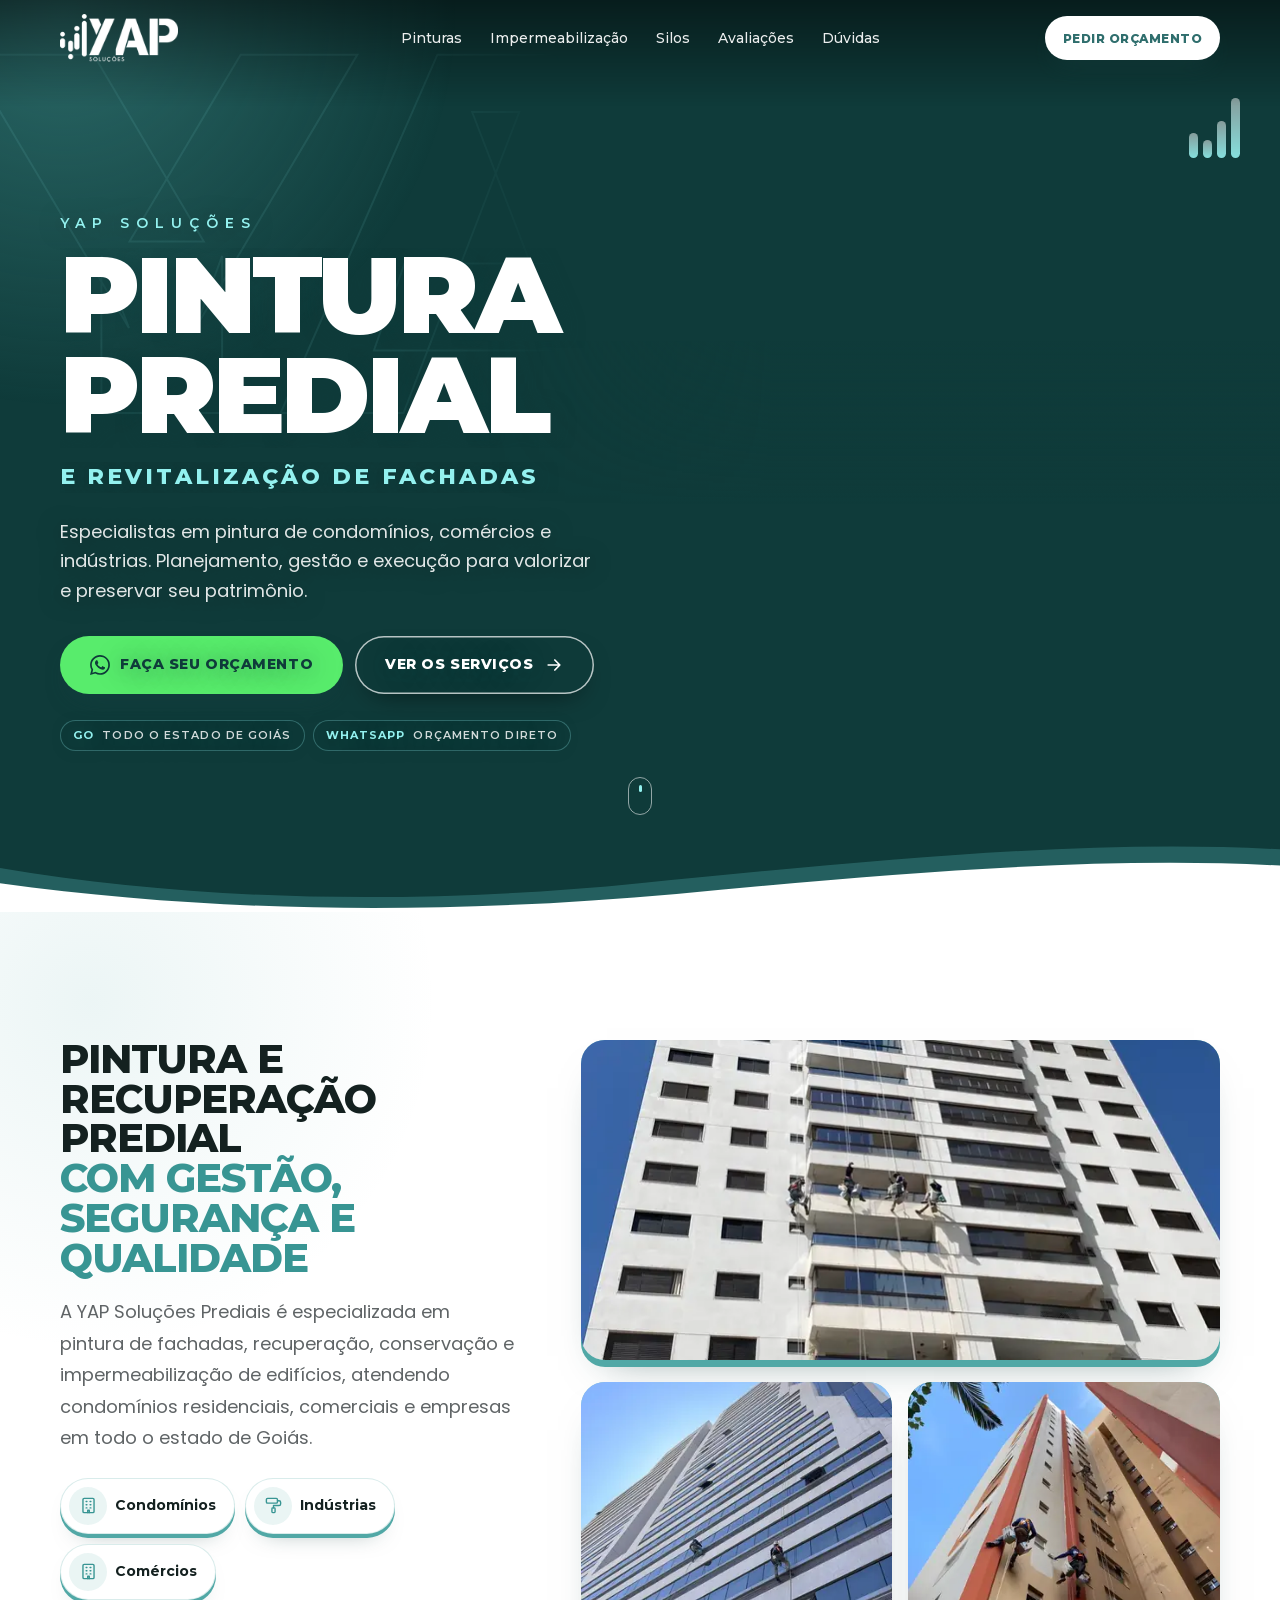
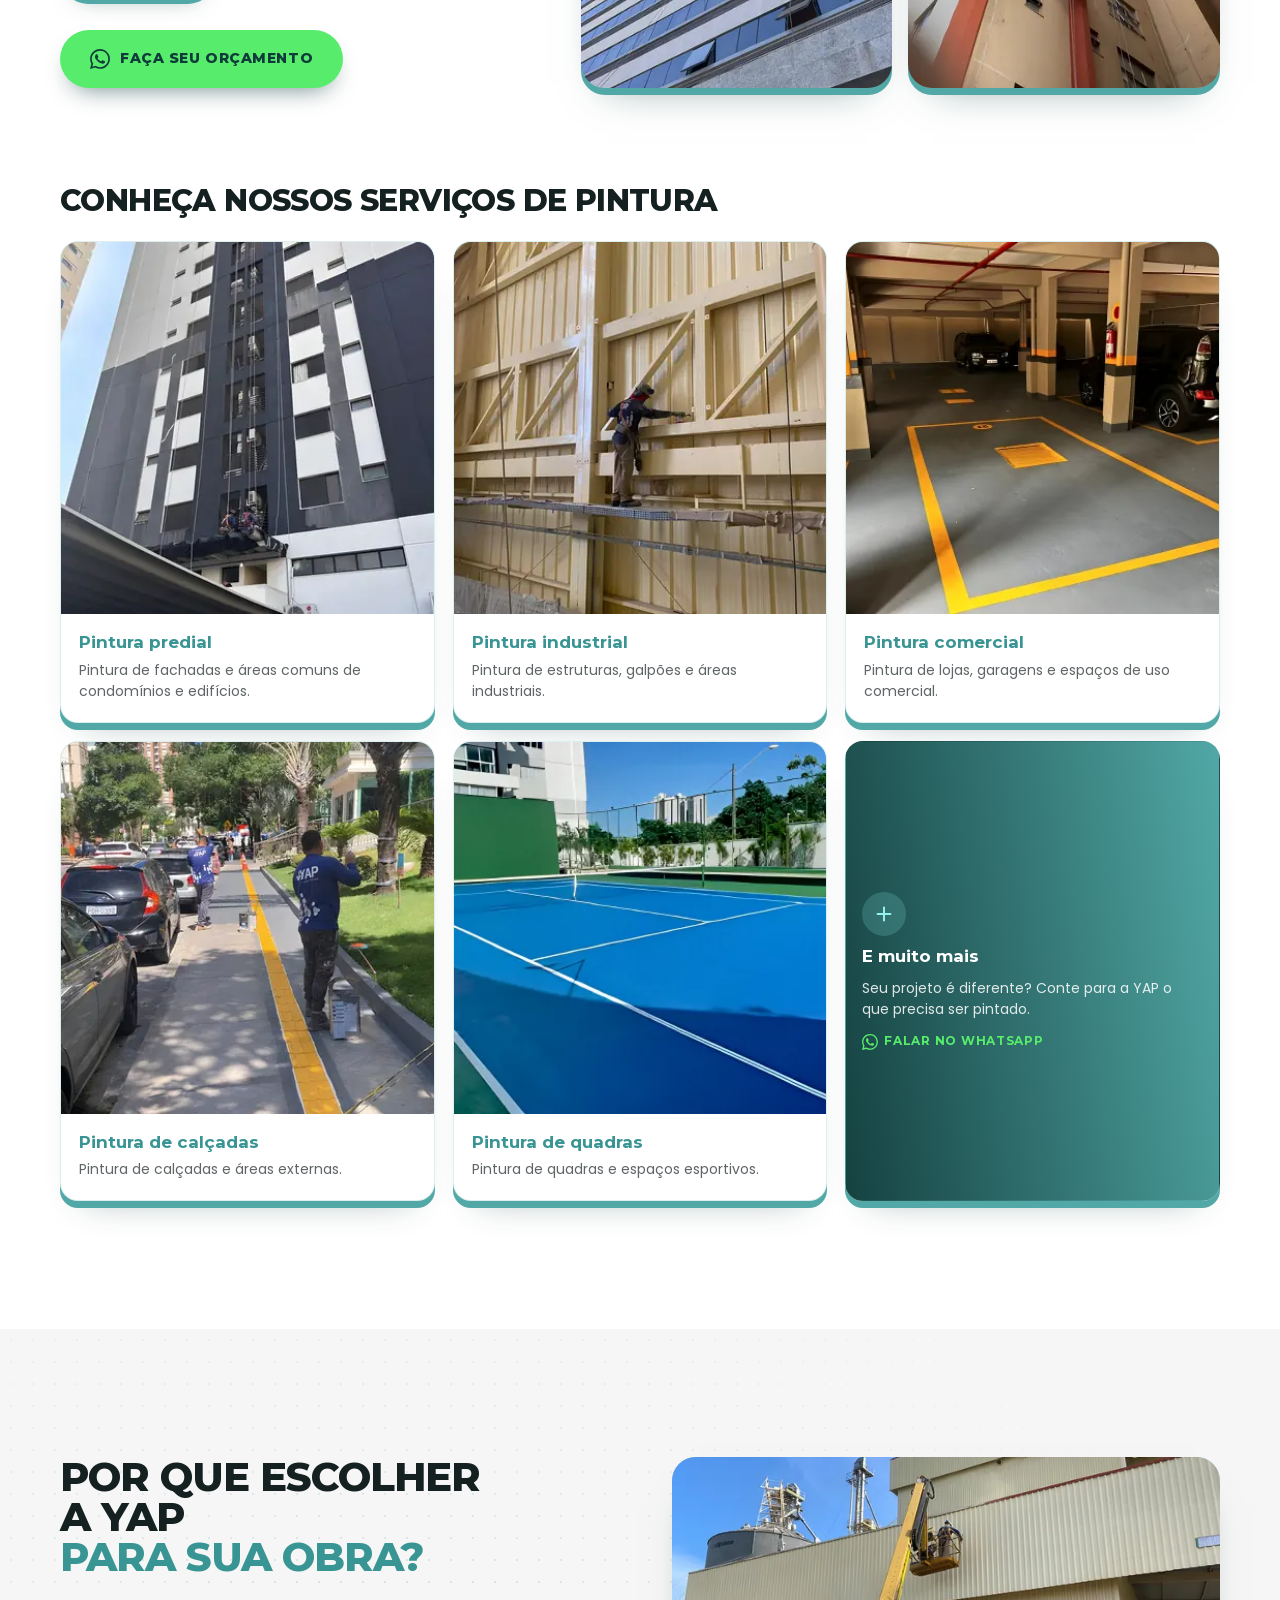
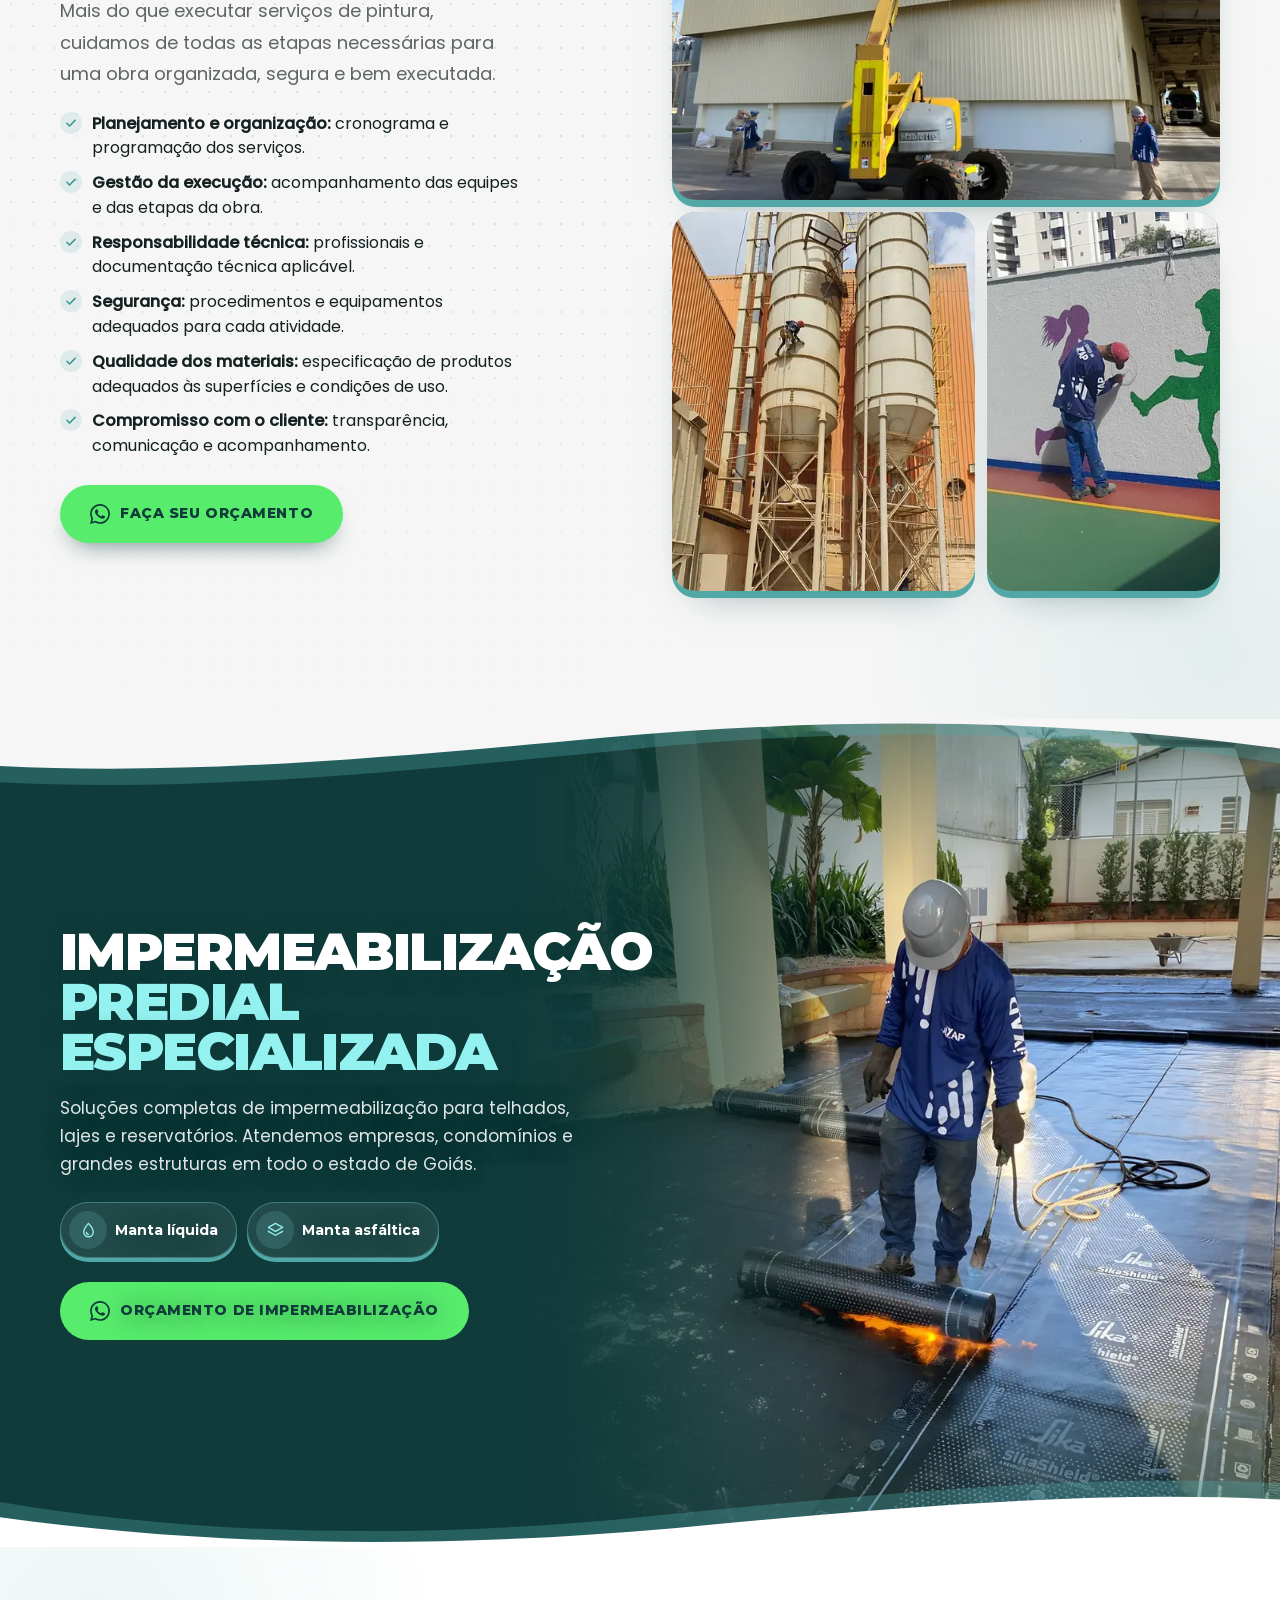
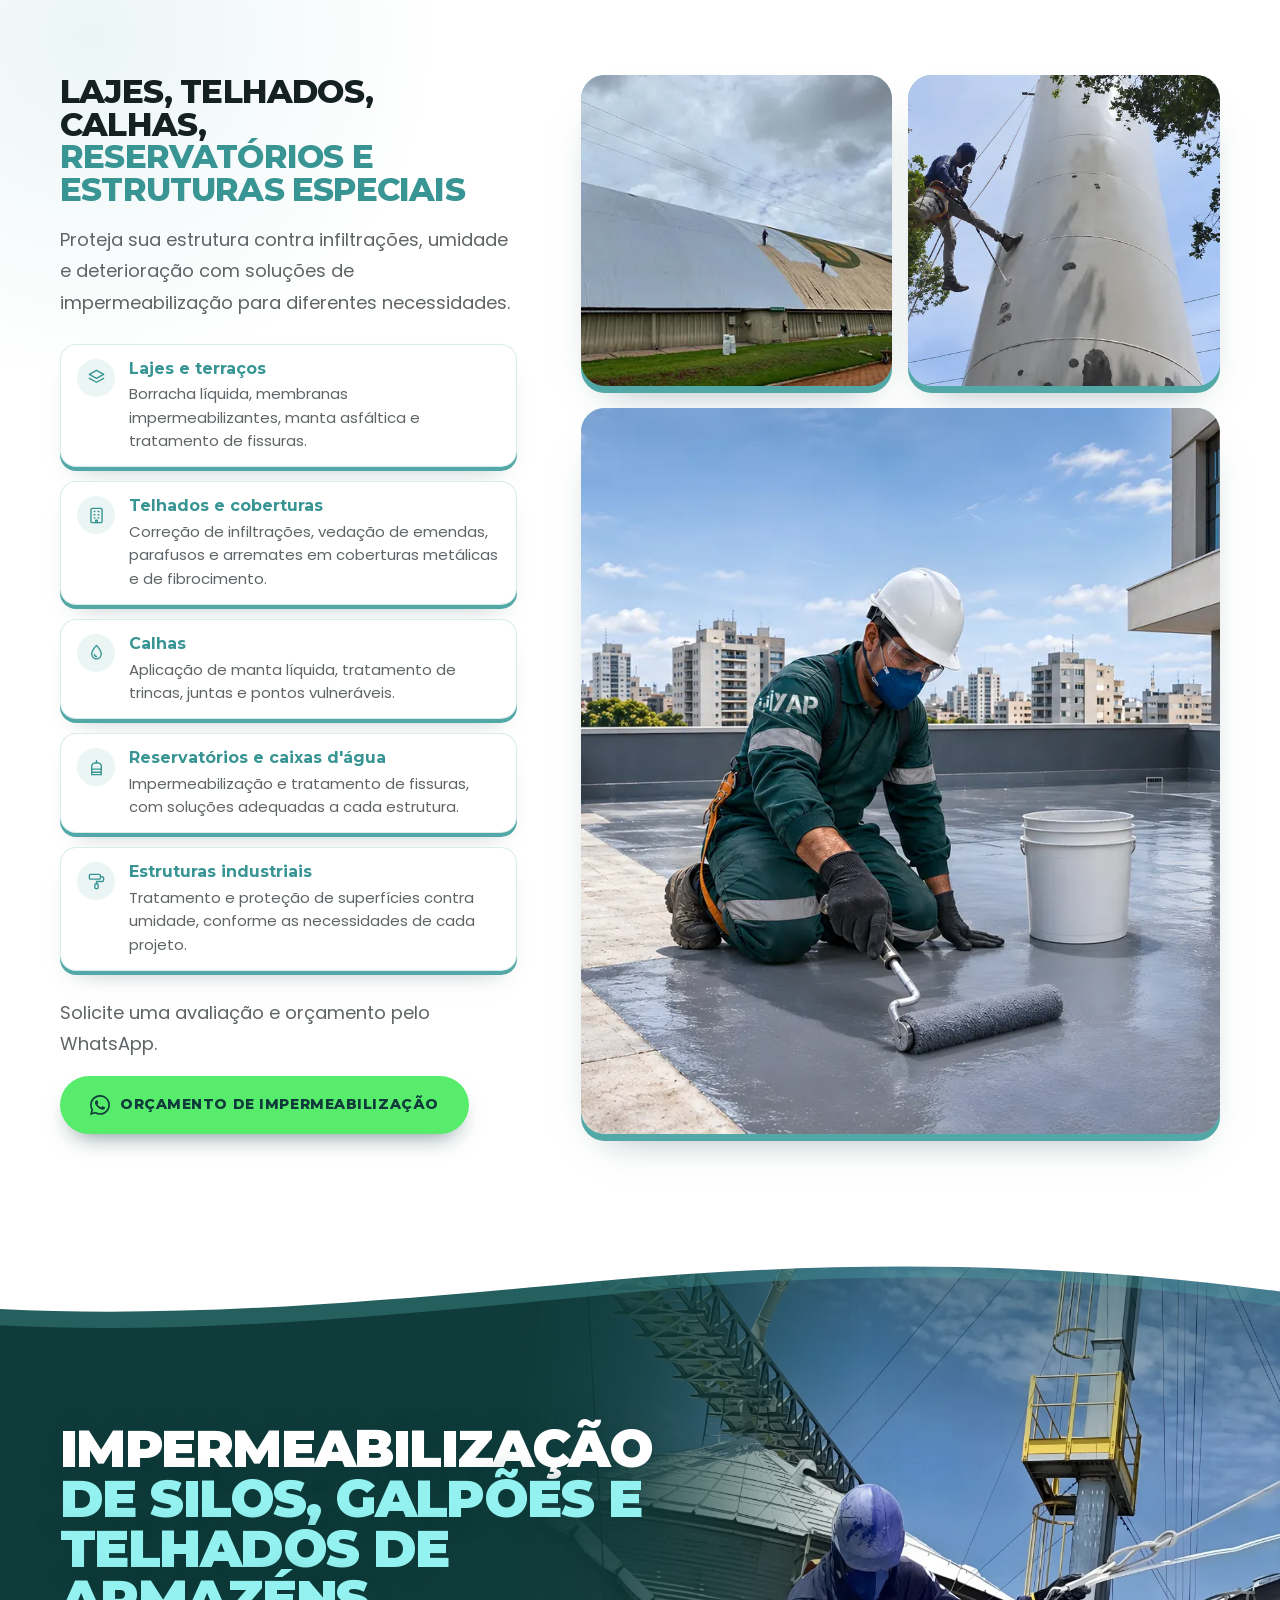
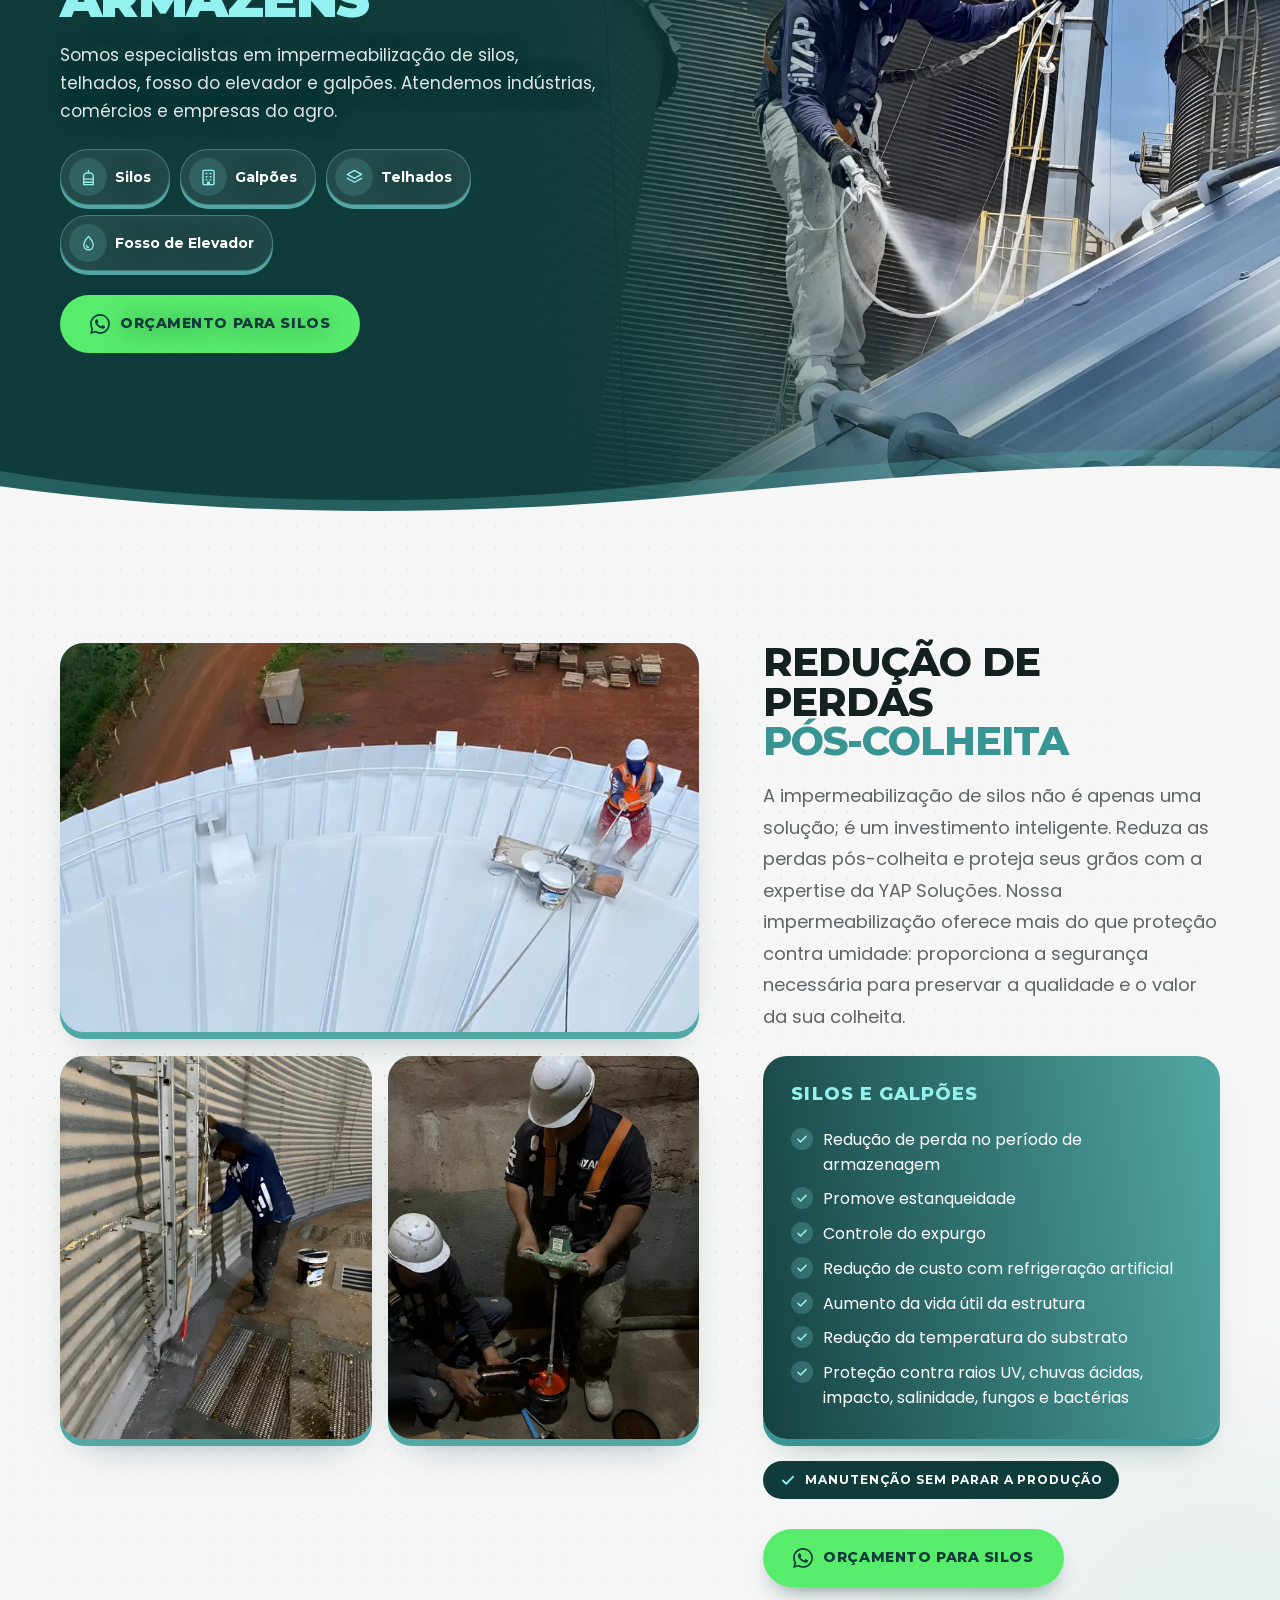
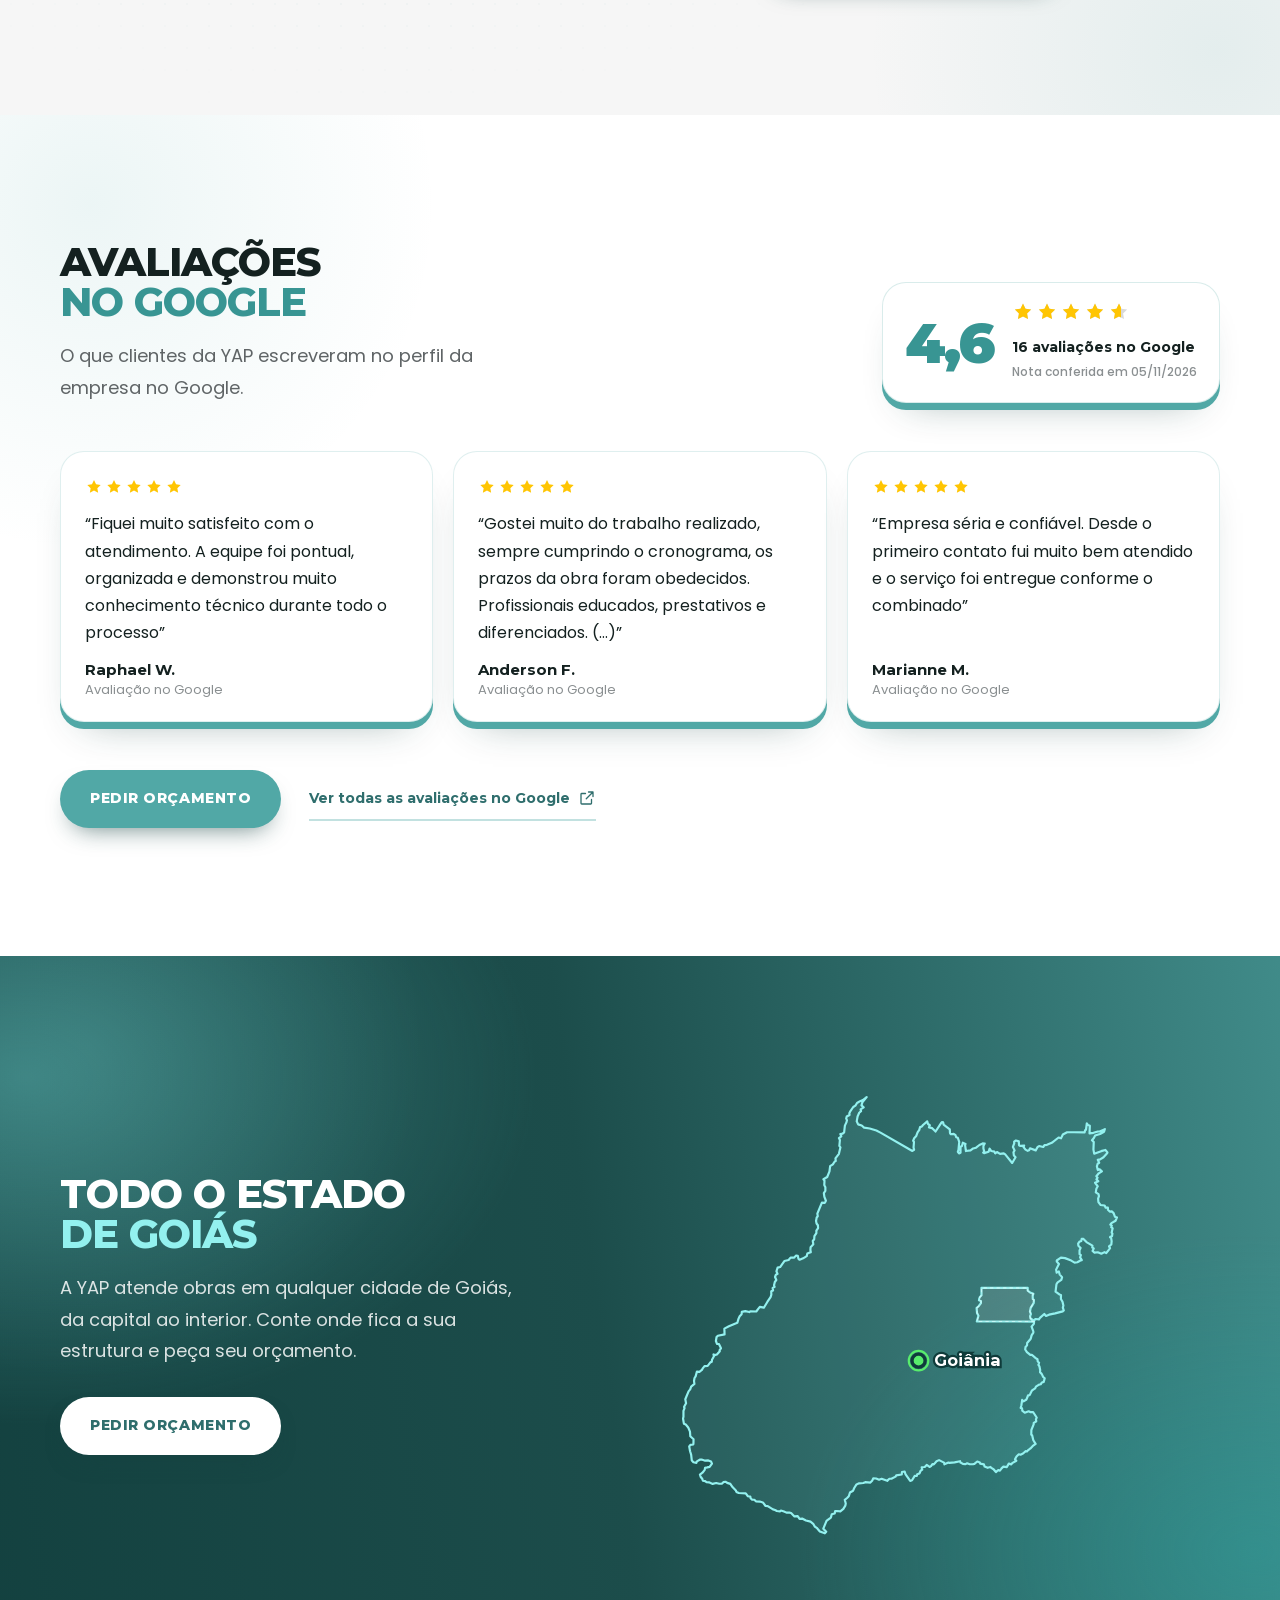
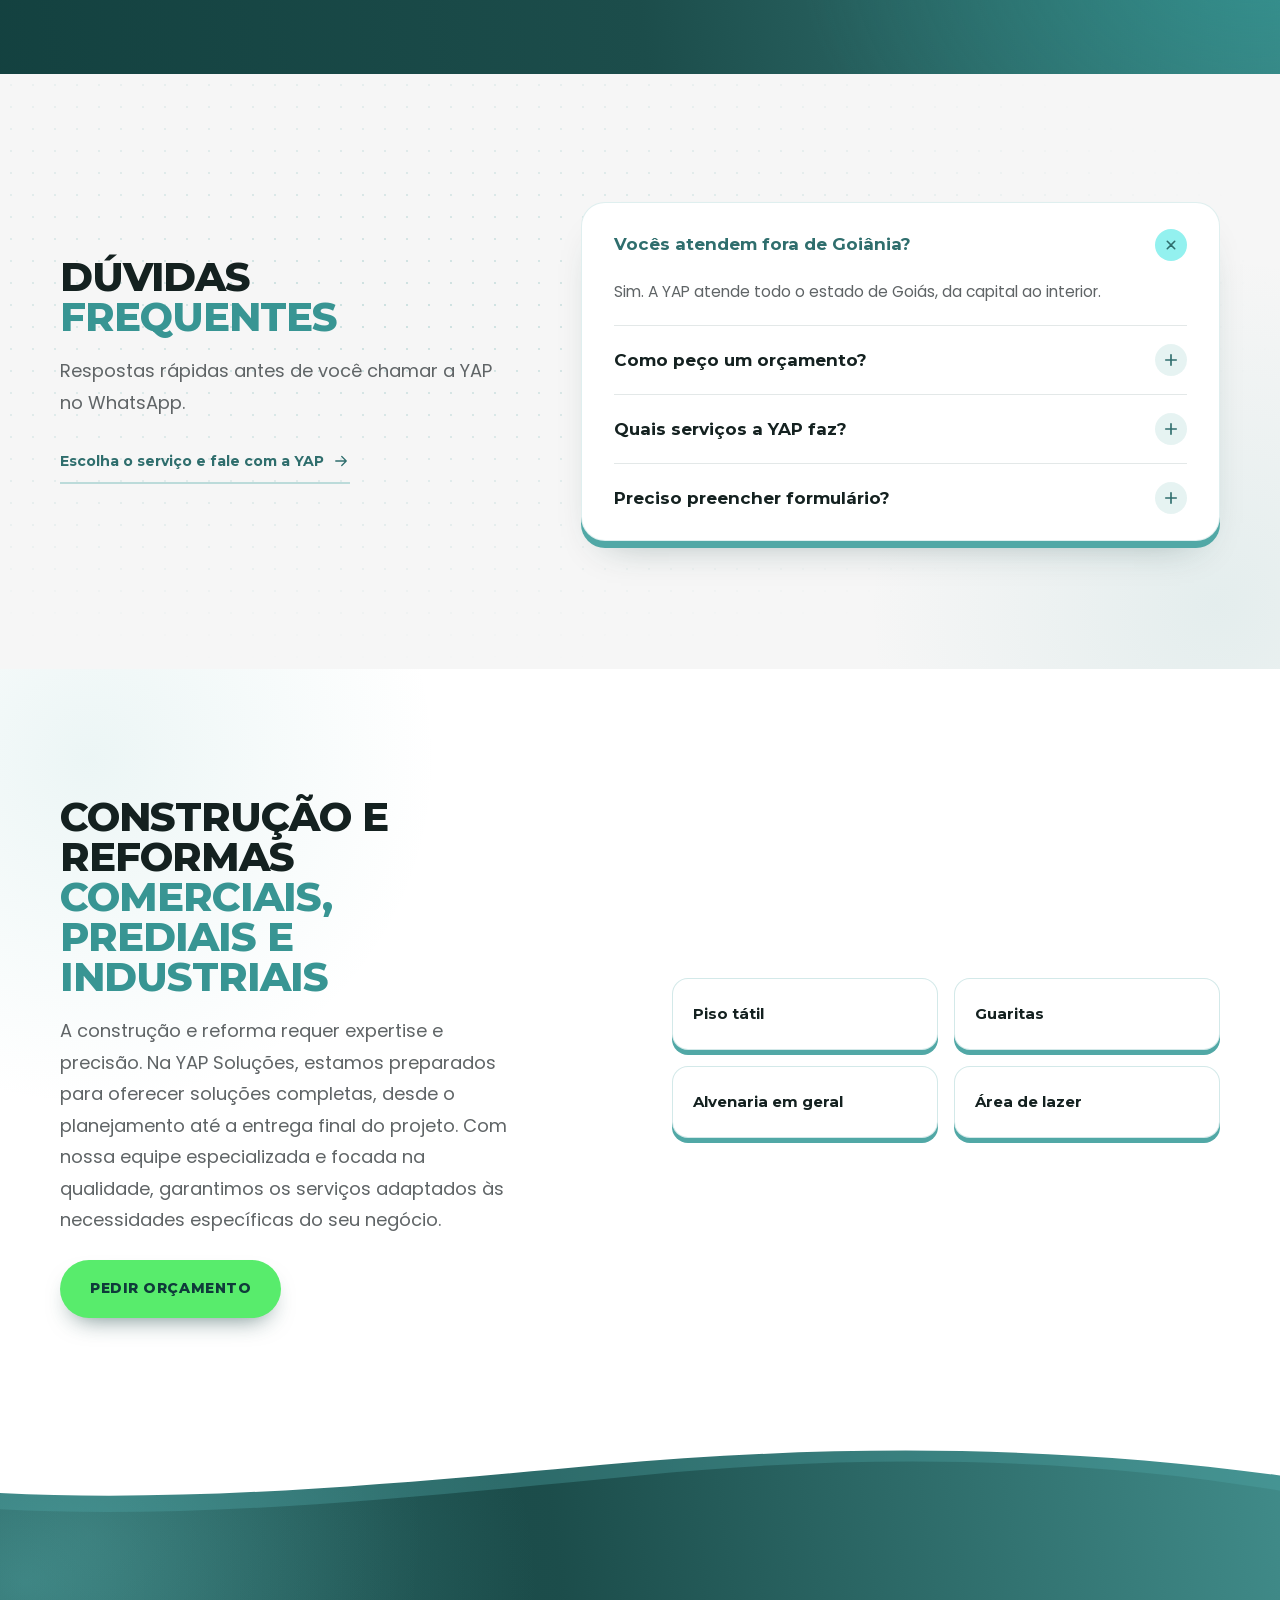
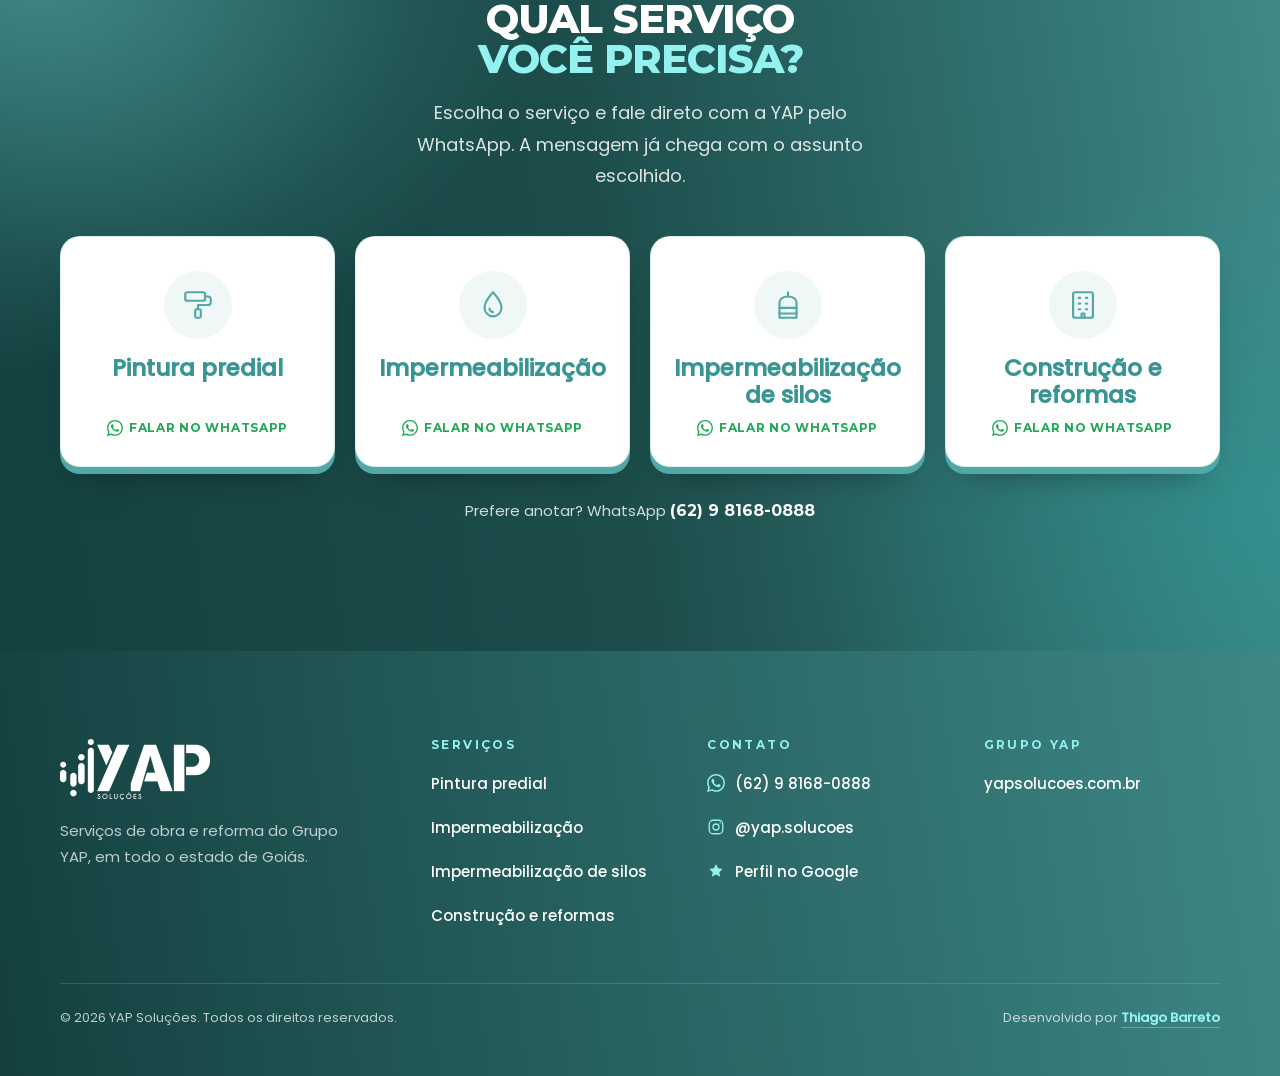
<file: index.html>
<!doctype html>
<html lang="pt-BR">
<head>
<meta charset="utf-8">
<!-- Google Tag Manager -->
<script>(function(w,d,s,l,i){w[l]=w[l]||[];w[l].push({'gtm.start':
new Date().getTime(),event:'gtm.js'});var f=d.getElementsByTagName(s)[0],
j=d.createElement(s),dl=l!='dataLayer'?'&l='+l:'';j.async=true;j.src=
'https://www.googletagmanager.com/gtm.js?id='+i+dl;f.parentNode.insertBefore(j,f);
})(window,document,'script','dataLayer','GTM-TNHPX6W4');</script>
<!-- End Google Tag Manager -->
<meta name="viewport" content="width=device-width, initial-scale=1, viewport-fit=cover">
<title>Pintura predial e impermeabilização em Goiás | YAP Soluções</title>
<meta name="description" content="Pintura predial e industrial e impermeabilização de lajes, telhados, reservatórios e silos em Goiânia e todo o estado de Goiás. Orçamento pelo WhatsApp.">
<meta name="robots" content="index, follow, max-image-preview:large">
<meta name="theme-color" content="#0F3B3A">
<link rel="canonical" href="https://servicos.yapsolucoes.com.br/">
<meta property="og:type" content="website">
<meta property="og:locale" content="pt_BR">
<meta property="og:site_name" content="YAP Soluções">
<meta property="og:title" content="Pintura predial e impermeabilização em Goiás | YAP Soluções">
<meta property="og:description" content="Pintura predial, impermeabilização e impermeabilização de silos para condomínios, comércios, indústrias e o agro em Goiás. Orçamento pelo WhatsApp.">
<meta property="og:url" content="https://servicos.yapsolucoes.com.br/">
<meta property="og:image" content="https://servicos.yapsolucoes.com.br/assets/img/hero/equipe-balancim-hero-desktop-hq-1200.jpg">
<meta property="og:image:width" content="1200">
<meta property="og:image:height" content="1116">
<meta property="og:image:alt" content="Equipe da YAP Soluções em balancim pintando a fachada de um prédio">
<meta name="twitter:card" content="summary_large_image">
<meta name="twitter:title" content="Pintura predial e impermeabilização em Goiás | YAP Soluções">
<meta name="twitter:description" content="Pintura predial, impermeabilização e impermeabilização de silos para condomínios, comércios, indústrias e o agro em Goiás. Orçamento pelo WhatsApp.">
<meta name="twitter:image" content="https://servicos.yapsolucoes.com.br/assets/img/hero/equipe-balancim-hero-desktop-hq-1200.jpg">
<link rel="icon" href="assets/img/marca/favicon-32.png" sizes="32x32" type="image/png">
<link rel="apple-touch-icon" href="assets/img/marca/apple-touch-icon.png">
<link rel="preload" href="assets/fonts/montserrat-var-latin.woff2" as="font" type="font/woff2" crossorigin>
<link rel="preload" as="image" type="image/webp" media="(max-width: 767px)" fetchpriority="high"
      imagesrcset="assets/img/hero/equipe-balancim-hero-mobile-hq-480.webp 480w, assets/img/hero/equipe-balancim-hero-mobile-hq-760.webp 760w, assets/img/hero/equipe-balancim-hero-mobile-hq-1140.webp 1140w" imagesizes="100vw">
<link rel="preload" as="image" type="image/webp" media="(min-width: 768px)" fetchpriority="high"
      imagesrcset="assets/img/hero/equipe-balancim-hero-desktop-hq-800.webp 800w, assets/img/hero/equipe-balancim-hero-desktop-hq-1200.webp 1200w, assets/img/hero/equipe-balancim-hero-desktop-hq-1800.webp 1800w" imagesizes="62vw">
<script type="application/ld+json">{"@context":"https://schema.org","@graph":[{"@type":"HomeAndConstructionBusiness","@id":"https://servicos.yapsolucoes.com.br/#empresa","name":"YAP Soluções","url":"https://servicos.yapsolucoes.com.br/","description":"Pintura predial, pintura industrial, impermeabilização predial e impermeabilização de silos e galpões em todo o estado de Goiás.","logo":"https://servicos.yapsolucoes.com.br/assets/img/marca/yap-solucoes-logo-branco.png","image":"https://servicos.yapsolucoes.com.br/assets/img/hero/equipe-balancim-hero-desktop-hq-1200.jpg","telephone":"+55 62 98168-0888","areaServed":{"@type":"State","name":"Goiás","containedInPlace":{"@type":"Country","name":"Brasil"}},"hasMap":"https://www.google.com/maps?cid=2830155271455939563","sameAs":["https://www.instagram.com/yap.solucoes/","https://www.google.com/maps?cid=2830155271455939563"],"parentOrganization":{"@type":"Organization","name":"Grupo YAP","url":"https://yapsolucoes.com.br/"},"contactPoint":{"@type":"ContactPoint","contactType":"orçamentos","telephone":"+55 62 98168-0888","url":"https://wa.me/5562981680888","areaServed":"BR-GO","availableLanguage":"pt-BR"},"hasOfferCatalog":{"@type":"OfferCatalog","name":"Serviços da YAP Soluções","itemListElement":[{"@type":"Offer","itemOffered":{"@type":"Service","name":"Pintura predial","description":"Pintura de fachadas e áreas comuns de condomínios e edifícios.","areaServed":{"@type":"State","name":"Goiás"},"provider":{"@id":"https://servicos.yapsolucoes.com.br/#empresa"}}},{"@type":"Offer","itemOffered":{"@type":"Service","name":"Pintura industrial","description":"Pintura de estruturas, galpões e áreas industriais.","areaServed":{"@type":"State","name":"Goiás"},"provider":{"@id":"https://servicos.yapsolucoes.com.br/#empresa"}}},{"@type":"Offer","itemOffered":{"@type":"Service","name":"Pintura comercial","description":"Pintura de lojas, garagens e espaços de uso comercial.","areaServed":{"@type":"State","name":"Goiás"},"provider":{"@id":"https://servicos.yapsolucoes.com.br/#empresa"}}},{"@type":"Offer","itemOffered":{"@type":"Service","name":"Pintura de calçadas","description":"Pintura de calçadas e áreas externas.","areaServed":{"@type":"State","name":"Goiás"},"provider":{"@id":"https://servicos.yapsolucoes.com.br/#empresa"}}},{"@type":"Offer","itemOffered":{"@type":"Service","name":"Pintura de quadras","description":"Pintura de quadras e espaços esportivos.","areaServed":{"@type":"State","name":"Goiás"},"provider":{"@id":"https://servicos.yapsolucoes.com.br/#empresa"}}},{"@type":"Offer","itemOffered":{"@type":"Service","name":"Impermeabilização predial","description":"Impermeabilização de lajes, terraços, telhados, calhas, reservatórios e estruturas especiais com manta líquida, manta asfáltica e borracha líquida.","areaServed":{"@type":"State","name":"Goiás"},"provider":{"@id":"https://servicos.yapsolucoes.com.br/#empresa"}}},{"@type":"Offer","itemOffered":{"@type":"Service","name":"Impermeabilização de silos e galpões","description":"Impermeabilização de silos, telhados, fosso do elevador e galpões para indústrias, comércios e empresas do agro.","areaServed":{"@type":"State","name":"Goiás"},"provider":{"@id":"https://servicos.yapsolucoes.com.br/#empresa"}}},{"@type":"Offer","itemOffered":{"@type":"Service","name":"Construção e reformas","description":"Construção e reformas comerciais, prediais e industriais: piso tátil, guaritas, alvenaria em geral e área de lazer.","areaServed":{"@type":"State","name":"Goiás"},"provider":{"@id":"https://servicos.yapsolucoes.com.br/#empresa"}}}]}},{"@type":"WebSite","@id":"https://servicos.yapsolucoes.com.br/#site","url":"https://servicos.yapsolucoes.com.br/","name":"YAP Soluções","inLanguage":"pt-BR","publisher":{"@id":"https://servicos.yapsolucoes.com.br/#empresa"}},{"@type":"WebPage","@id":"https://servicos.yapsolucoes.com.br/#pagina","url":"https://servicos.yapsolucoes.com.br/","name":"Pintura predial e impermeabilização em Goiás | YAP Soluções","description":"Pintura predial e industrial e impermeabilização de lajes, telhados, reservatórios e silos em Goiânia e todo o estado de Goiás. Orçamento pelo WhatsApp.","inLanguage":"pt-BR","isPartOf":{"@id":"https://servicos.yapsolucoes.com.br/#site"},"about":{"@id":"https://servicos.yapsolucoes.com.br/#empresa"},"primaryImageOfPage":{"@type":"ImageObject","url":"https://servicos.yapsolucoes.com.br/assets/img/hero/equipe-balancim-hero-desktop-hq-1200.jpg","width":1200,"height":1116}}]}</script>
<link rel="stylesheet" href="assets/css/style.css?v=53">
<style>.sprite{position:absolute}#impermeabilizacao{--wave-top:#F6F6F6;--wave-bottom:#FFFFFF}#silos{--wave-top:#FFFFFF;--wave-bottom:#F6F6F6}#avaliacoes .rev-stars-avg{--v:92%}.ph img.op-50-60{object-position:50% 60%}.ph img.op-50-80{object-position:50% 80%}.ph img.op-50-25{object-position:50% 25%}.ph img.op-50-46{object-position:50% 46%}.ph img.op-24-50{object-position:24% 50%}@media (min-width:768px){.hero-media img{object-position:10% 30%}}#impermeabilizacao .feat-media picture img{object-position:50% 100%}@media (min-width:768px){#impermeabilizacao .feat-media picture img{object-position:50% 58%}}</style>
<script src="assets/js/main.js?v=13" defer></script>
</head>
<body>
<!-- Google Tag Manager (noscript) -->
<noscript><iframe title="Google Tag Manager" src="https://www.googletagmanager.com/ns.html?id=GTM-TNHPX6W4"
height="0" width="0" style="display:none;visibility:hidden"></iframe></noscript>
<!-- End Google Tag Manager (noscript) -->

<svg class="sprite" width="0" height="0" aria-hidden="true" focusable="false">
  <symbol id="i-whatsapp" viewBox="0 0 24 24"><path fill="currentColor" stroke="none" fill-rule="evenodd" clip-rule="evenodd" d="M17.415 14.382C17.117 14.233 15.656 13.515 15.384 13.415C15.112 13.315 14.914 13.267 14.715 13.565C14.517 13.862 13.948 14.531 13.775 14.729C13.601 14.928 13.428 14.952 13.131 14.804C12.834 14.654 11.876 14.341 10.741 13.329C9.858 12.541 9.261 11.568 9.088 11.27C8.915 10.973 9.069 10.812 9.218 10.664C9.352 10.531 9.515 10.317 9.664 10.144C9.813 9.97103 9.862 9.84603 9.961 9.64703C10.061 9.44903 10.011 9.27603 9.936 9.12703C9.862 8.97803 9.268 7.51503 9.02 6.92003C8.779 6.34103 8.534 6.42003 8.352 6.41003C8.178 6.40203 7.98 6.40003 7.782 6.40003C7.584 6.40003 7.262 6.47403 6.99 6.77203C6.717 7.06903 5.95 7.78803 5.95 9.25103C5.95 10.713 7.014 12.126 7.163 12.325C7.312 12.524 9.258 15.525 12.239 16.812C12.949 17.118 13.502 17.301 13.933 17.437C14.645 17.664 15.293 17.632 15.805 17.555C16.375 17.47 17.563 16.836 17.811 16.142C18.059 15.448 18.058 14.853 17.984 14.729C17.91 14.605 17.712 14.531 17.414 14.382M11.992 21.785H11.988C10.2174 21.7854 8.47937 21.3094 6.956 20.407L6.596 20.193L2.854 21.175L3.853 17.527L3.618 17.153C2.62809 15.5774 2.10424 13.7538 2.107 11.893C2.109 6.44303 6.543 2.00903 11.996 2.00903C13.2948 2.00509 14.5814 2.25934 15.781 2.75702C16.9807 3.2547 18.0694 3.98587 18.984 4.90803C19.9045 5.82433 20.6341 6.91412 21.1305 8.11431C21.6269 9.3145 21.8803 10.6012 21.876 11.9C21.874 17.35 17.44 21.785 11.992 21.785ZM20.404 3.48803C19.3021 2.3793 17.9913 1.50013 16.5474 0.901413C15.1035 0.302696 13.5551 -0.0036753 11.992 3.32698e-05C5.438 3.32698e-05 0.102 5.33503 0.1 11.892C0.096774 13.9788 0.644198 16.0295 1.687 17.837L0 24L6.304 22.346C8.04817 23.2954 10.0022 23.7932 11.988 23.794H11.993C18.547 23.794 23.883 18.459 23.885 11.901C23.8899 10.3383 23.5848 8.79011 22.9875 7.34603C22.3902 5.90196 21.5124 4.59067 20.405 3.48803"/></symbol>
  <symbol id="i-arrow" viewBox="0 0 24 24"><path d="M5 12h14M13 6l6 6-6 6"/></symbol>
  <symbol id="i-menu" viewBox="0 0 24 24"><path d="M4 7h16M4 12h16M4 17h10"/></symbol>
  <symbol id="i-close" viewBox="0 0 24 24"><path d="M6 6l12 12M18 6L6 18"/></symbol>
  <symbol id="i-drop" viewBox="0 0 24 24"><path d="M12 3s6 6.5 6 11a6 6 0 0 1-12 0c0-4.5 6-11 6-11z"/><path d="M9.5 14.5a2.5 2.5 0 0 0 2.5 2.5"/></symbol>
  <symbol id="i-layers" viewBox="0 0 24 24"><path d="M12 3l9 5-9 5-9-5z"/><path d="M3 13l9 5 9-5"/></symbol>
  <symbol id="i-building" viewBox="0 0 24 24"><rect x="5" y="3" width="14" height="18" rx="1.5"/><path d="M9 7h1M14 7h1M9 11h1M14 11h1M9 15h1M14 15h1M11 21v-3h2v3"/></symbol>
  <symbol id="i-silo" viewBox="0 0 24 24"><path d="M6 10a6 4 0 0 1 12 0v11H6z"/><path d="M6 14h12M6 18h12M12 6V3"/></symbol>
  <symbol id="i-plus" viewBox="0 0 24 24"><path d="M12 5v14M5 12h14"/></symbol>
  <symbol id="i-roller" viewBox="0 0 24 24"><rect x="3" y="3" width="14" height="6" rx="1.5"/><path d="M17 6h2a2 2 0 0 1 2 2v2a2 2 0 0 1-2 2h-7v3"/><rect x="10" y="15" width="4" height="6" rx="1"/></symbol>
  <symbol id="i-instagram" viewBox="0 0 24 24"><rect x="3" y="3" width="18" height="18" rx="5"/><circle cx="12" cy="12" r="4"/><circle cx="17.5" cy="6.5" r="1" fill="currentColor" stroke="none"/></symbol>
  <symbol id="i-check" viewBox="0 0 24 24"><path d="M5 12.5l4.5 4.5L19 7.5"/></symbol>
  <symbol id="i-star" viewBox="0 0 24 24"><path fill="currentColor" stroke="none" d="M12 2.8l2.75 5.57 6.15.9-4.45 4.33 1.05 6.12L12 16.83l-5.5 2.89 1.05-6.12L3.1 9.27l6.15-.9z"/></symbol>
  <symbol id="i-external" viewBox="0 0 24 24"><path d="M14 4h6v6M20 4l-9 9M18 14v5a1 1 0 0 1-1 1H5a1 1 0 0 1-1-1V7a1 1 0 0 1 1-1h5"/></symbol>
</svg>

<a class="skip" href="#conteudo">Pular para o conteúdo</a>

<header class="hdr" id="hdr">
  <div class="wrap hdr-in">
    <a class="hdr-logo" href="#inicio" aria-label="YAP Soluções, voltar ao início">
      <picture><source type="image/webp" srcset="assets/img/marca/yap-solucoes-logo-branco-300.webp"><img src="assets/img/marca/yap-solucoes-logo-branco-300.png" width="300" height="122" alt="YAP Soluções"></picture>
    </a>
    <nav class="hdr-nav" id="menu" aria-label="Seções da página">
      <a href="#inicio">Pinturas</a>
      <a href="#impermeabilizacao">Impermeabilização</a>
      <a href="#silos">Silos</a>
      <a href="#avaliacoes">Avaliações</a>
      <a href="#duvidas">Dúvidas</a>
      <a class="btn btn-wa btn-block nav-cta" href="#contato">Pedir orçamento</a>
    </nav>
    <div class="hdr-act">
      <a class="btn btn-white btn-sm" href="#contato"><span class="lb-s">Orçamento</span><span class="lb-l">Pedir orçamento</span></a>
      <button class="hdr-burger" type="button" id="menuBtn" aria-controls="menu" aria-expanded="false" aria-label="Abrir menu">
        <svg class="i ic-open" aria-hidden="true"><use href="#i-menu"/></svg>
        <svg class="i ic-close" aria-hidden="true"><use href="#i-close"/></svg>
      </button>
    </div>
  </div>
</header>

<main id="conteudo">

  <!-- S1 · Hero (foco em pintura predial) -->
  <section class="hero" id="inicio" aria-labelledby="hero-title">
    <div class="hero-media" id="heroMedia">
      <picture>
        <source type="image/webp" media="(min-width: 768px)"
                srcset="assets/img/hero/equipe-balancim-hero-desktop-hq-800.webp 800w, assets/img/hero/equipe-balancim-hero-desktop-hq-1200.webp 1200w, assets/img/hero/equipe-balancim-hero-desktop-hq-1800.webp 1800w" sizes="62vw">
        <source type="image/jpeg" media="(min-width: 768px)"
                srcset="assets/img/hero/equipe-balancim-hero-desktop-hq-800.jpg 800w, assets/img/hero/equipe-balancim-hero-desktop-hq-1200.jpg 1200w, assets/img/hero/equipe-balancim-hero-desktop-hq-1800.jpg 1800w" sizes="62vw">
        <source type="image/webp"
                srcset="assets/img/hero/equipe-balancim-hero-mobile-hq-480.webp 480w, assets/img/hero/equipe-balancim-hero-mobile-hq-760.webp 760w, assets/img/hero/equipe-balancim-hero-mobile-hq-1140.webp 1140w" sizes="100vw">
        <img src="assets/img/hero/equipe-balancim-hero-mobile-hq-760.jpg"
             srcset="assets/img/hero/equipe-balancim-hero-mobile-hq-480.jpg 480w, assets/img/hero/equipe-balancim-hero-mobile-hq-760.jpg 760w, assets/img/hero/equipe-balancim-hero-mobile-hq-1140.jpg 1140w" sizes="100vw"
             width="760" height="1041" fetchpriority="high" decoding="async"
             alt="Equipe da YAP Soluções em balancim pintando a fachada de um prédio">
      </picture>
    </div>
    <div class="hero-shade" aria-hidden="true"></div>
    <div class="hero-glow" aria-hidden="true"></div>
    <div class="hero-deco" aria-hidden="true"><div class="hero-word" id="heroWord">YAP</div></div>
    <div class="hero-bars bars" aria-hidden="true"><i></i><i></i><i></i><i></i></div>

    <div class="wrap hero-wrap">
      <div class="hero-in">
        <p class="kin">YAP Soluções</p>
        <h1 class="hero-title" id="hero-title">
          <span class="ln"><span>Pintura</span></span>
          <span class="ln"><span>predial</span></span>
          <span class="ln sub"><span>e revitalização de fachadas</span></span>
        </h1>
        <p class="hero-lead">Especialistas em pintura de condomínios, comércios e indústrias. Planejamento, gestão e execução para valorizar e preservar seu patrimônio.</p>
        <div class="hero-cta">
          <a class="btn btn-wa btn-lg" href="https://wa.me/5562981680888?text=Ol%C3%A1!%20Vim%20pelo%20site%20da%20YAP%20e%20quero%20um%20or%C3%A7amento%20de%20pintura%20predial." target="_blank" rel="noopener" data-service="pintura" data-location="hero">
            <svg class="i" aria-hidden="true"><use href="#i-whatsapp"/></svg>
            Faça seu orçamento
          </a>
          <a class="btn btn-ghost btn-lg" href="#pintura-predial">
            Ver os serviços
            <svg class="i arr" aria-hidden="true"><use href="#i-arrow"/></svg>
          </a>
        </div>
        <ul class="hero-meta">
          <li><b>GO</b> Todo o estado de Goiás</li>
          <li><b>WhatsApp</b> Orçamento direto</li>
        </ul>
      </div>
    </div>
    <a class="hero-scroll" href="#pintura-predial" aria-label="Rolar para os serviços"></a>
    <!-- Divisão ondulada, como uma pincelada de tinta: camada teal translúcida atrás e a cor da próxima seção na frente -->
    <div class="hero-wave" aria-hidden="true">
      <svg viewBox="0 0 1440 100" preserveAspectRatio="none" focusable="false">
        <path class="w-back" d="M0 44C220 86 470 92 720 66C980 40 1220 14 1440 30V100H0Z"/>
        <path class="w-front" d="M0 62C250 100 500 102 760 78C1010 54 1230 34 1440 48V100H0Z"/>
      </svg>
    </div>
  </section>

  <!-- S2 · Pintura predial: conteúdo complementar solicitado por Fred em 09/11/2026. -->
  <section class="sec svc painting-sec" id="pintura-predial" aria-labelledby="pintura-predial-title">
    <div class="wrap svc-grid">
      <div class="svc-text">
        <h2 class="h2 rv" id="pintura-predial-title">Pintura e recuperação predial <span class="t">com gestão, segurança e qualidade</span></h2>
        <p class="lead rv" data-d="1">A YAP Soluções Prediais é especializada em pintura de fachadas, recuperação, conservação e impermeabilização de edifícios, atendendo condomínios residenciais, comerciais e empresas em todo o estado de Goiás.</p>
        <ul class="tags rv" data-d="2">
          <li><span class="mi"><svg class="i" aria-hidden="true"><use href="#i-building"/></svg></span>Condomínios</li>
          <li><span class="mi"><svg class="i" aria-hidden="true"><use href="#i-roller"/></svg></span>Indústrias</li>
          <li><span class="mi"><svg class="i" aria-hidden="true"><use href="#i-building"/></svg></span>Comércios</li>
        </ul>
      </div>
      <div class="svc-photos">
        <figure class="ph ph-wide rv" data-d="1">
            <picture>
              <source type="image/webp" srcset="assets/img/pintura/predio-alto-rapel-hq-640.webp 640w, assets/img/pintura/predio-alto-rapel-hq-768.webp 768w, assets/img/pintura/predio-alto-rapel-hq-1024.webp 1024w, assets/img/pintura/predio-alto-rapel-hq-1536.webp 1536w" sizes="(min-width: 1200px) 640px, (min-width: 1024px) 50vw, (min-width: 768px) calc(100vw - 95px), calc(100vw - 40px)">
              <img src="assets/img/pintura/predio-alto-rapel-hq-640.jpg" srcset="assets/img/pintura/predio-alto-rapel-hq-640.jpg 640w, assets/img/pintura/predio-alto-rapel-hq-768.jpg 768w, assets/img/pintura/predio-alto-rapel-hq-1024.jpg 1024w, assets/img/pintura/predio-alto-rapel-hq-1536.jpg 1536w" sizes="(min-width: 1200px) 640px, (min-width: 1024px) 50vw, (min-width: 768px) calc(100vw - 95px), calc(100vw - 40px)" width="640" height="480" loading="lazy" decoding="async" alt="Profissionais da YAP em rapel na fachada de um prédio residencial alto">
            </picture>
        </figure>
        <figure class="ph rv" data-d="2">
            <picture>
              <source type="image/webp" srcset="assets/img/pintura/fachada-rapel-predio-alto-360.webp 360w, assets/img/pintura/fachada-rapel-predio-alto-480.webp 480w, assets/img/pintura/fachada-rapel-predio-alto-768.webp 768w" sizes="(min-width: 1200px) 312px, (min-width: 1024px) 24vw, (min-width: 768px) calc(50vw - 55px), calc(50vw - 26px)">
              <img src="assets/img/pintura/fachada-rapel-predio-alto-480.jpg" srcset="assets/img/pintura/fachada-rapel-predio-alto-360.jpg 360w, assets/img/pintura/fachada-rapel-predio-alto-480.jpg 480w, assets/img/pintura/fachada-rapel-predio-alto-768.jpg 768w" sizes="(min-width: 1200px) 312px, (min-width: 1024px) 24vw, (min-width: 768px) calc(50vw - 55px), calc(50vw - 26px)" width="480" height="640" loading="lazy" decoding="async" class="op-50-60" alt="Dois profissionais da YAP em rapel na fachada de um prédio comercial alto">
            </picture>
        </figure>
        <figure class="ph rv" data-d="3">
            <picture>
              <source type="image/webp" srcset="assets/img/pintura/fachada-rapel-equipe-hq-360.webp 360w, assets/img/pintura/fachada-rapel-equipe-hq-480.webp 480w, assets/img/pintura/fachada-rapel-equipe-hq-768.webp 768w, assets/img/pintura/fachada-rapel-equipe-hq-1152.webp 1152w" sizes="(min-width: 1200px) 312px, (min-width: 1024px) 24vw, (min-width: 768px) calc(50vw - 55px), calc(50vw - 26px)">
              <img src="assets/img/pintura/fachada-rapel-equipe-hq-480.jpg" srcset="assets/img/pintura/fachada-rapel-equipe-hq-360.jpg 360w, assets/img/pintura/fachada-rapel-equipe-hq-480.jpg 480w, assets/img/pintura/fachada-rapel-equipe-hq-768.jpg 768w, assets/img/pintura/fachada-rapel-equipe-hq-1152.jpg 1152w" sizes="(min-width: 1200px) 312px, (min-width: 1024px) 24vw, (min-width: 768px) calc(50vw - 55px), calc(50vw - 26px)" width="480" height="640" loading="lazy" decoding="async" alt="Equipe da YAP em rapel pintando a fachada de um prédio com faixas laranja">
            </picture>
        </figure>
      </div>
      <div class="svc-cta rv" data-d="2">
        <a class="btn btn-wa btn-lg" href="https://wa.me/5562981680888?text=Ol%C3%A1!%20Vim%20pelo%20site%20da%20YAP%20e%20quero%20um%20or%C3%A7amento%20de%20pintura%20predial." target="_blank" rel="noopener" data-service="pintura" data-location="pintura-predial">
          <svg class="i" aria-hidden="true"><use href="#i-whatsapp"/></svg>
          Faça seu orçamento
        </a>
      </div>
    </div>
    <!-- Serviços de pintura (pedido de Fred, 09/11): blocos quadrados com foto. Fotos de calçadas, comercial e quadras a confirmar. -->
    <div class="wrap paint-wrap">
      <h3 class="paint-h rv">Conheça nossos serviços de pintura</h3>
      <div class="paint-grid">
        <article class="paint-card rv" data-d="1">
          <figure class="paint-ph">
            <picture>
              <source type="image/webp" srcset="assets/img/servicos/pintura-predial-hq-360.webp 360w, assets/img/servicos/pintura-predial-hq-600.webp 600w, assets/img/servicos/pintura-predial-hq-900.webp 900w" sizes="(min-width: 1200px) 373px, (min-width: 1024px) 29vw, (min-width: 768px) 28vw, calc(50vw - 28px)">
              <img src="assets/img/servicos/pintura-predial-hq-360.jpg" srcset="assets/img/servicos/pintura-predial-hq-360.jpg 360w, assets/img/servicos/pintura-predial-hq-600.jpg 600w, assets/img/servicos/pintura-predial-hq-900.jpg 900w" sizes="(min-width: 1200px) 373px, (min-width: 1024px) 29vw, (min-width: 768px) 28vw, calc(50vw - 28px)" width="600" height="600" loading="lazy" decoding="async" alt="Pintores em rapel trabalhando na fachada de um prédio alto">
            </picture>
          </figure>
          <div class="paint-tx"><h4>Pintura predial</h4><p>Pintura de fachadas e áreas comuns de condomínios e edifícios.</p></div>
        </article>
        <article class="paint-card rv" data-d="2">
          <figure class="paint-ph">
            <picture>
              <source type="image/webp" srcset="assets/img/servicos/pintura-industrial-galpao-hq-360.webp 360w, assets/img/servicos/pintura-industrial-galpao-hq-600.webp 600w, assets/img/servicos/pintura-industrial-galpao-hq-900.webp 900w" sizes="(min-width: 1200px) 373px, (min-width: 1024px) 29vw, (min-width: 768px) 28vw, calc(50vw - 28px)">
              <img src="assets/img/servicos/pintura-industrial-galpao-hq-360.jpg" srcset="assets/img/servicos/pintura-industrial-galpao-hq-360.jpg 360w, assets/img/servicos/pintura-industrial-galpao-hq-600.jpg 600w, assets/img/servicos/pintura-industrial-galpao-hq-900.jpg 900w" sizes="(min-width: 1200px) 373px, (min-width: 1024px) 29vw, (min-width: 768px) 28vw, calc(50vw - 28px)" width="600" height="600" loading="lazy" decoding="async" alt="Profissional da YAP pintando a estrutura metálica de um galpão industrial, em um andaime">
            </picture>
          </figure>
          <div class="paint-tx"><h4>Pintura industrial</h4><p>Pintura de estruturas, galpões e áreas industriais.</p></div>
        </article>
        <article class="paint-card rv" data-d="3">
          <figure class="paint-ph">
            <picture>
              <source type="image/webp" srcset="assets/img/servicos/pintura-comercial-360.webp 360w, assets/img/servicos/pintura-comercial-600.webp 600w" sizes="(min-width: 1200px) 373px, (min-width: 1024px) 29vw, (min-width: 768px) 28vw, calc(50vw - 28px)">
              <img src="assets/img/servicos/pintura-comercial-360.jpg" srcset="assets/img/servicos/pintura-comercial-360.jpg 360w, assets/img/servicos/pintura-comercial-600.jpg 600w" sizes="(min-width: 1200px) 373px, (min-width: 1024px) 29vw, (min-width: 768px) 28vw, calc(50vw - 28px)" width="600" height="600" loading="lazy" decoding="async" alt="Garagem com piso pintado e vagas demarcadas em amarelo">
            </picture>
          </figure>
          <div class="paint-tx"><h4>Pintura comercial</h4><p>Pintura de lojas, garagens e espaços de uso comercial.</p></div>
        </article>
        <article class="paint-card rv" data-d="3">
          <figure class="paint-ph">
            <picture>
              <source type="image/webp" srcset="assets/img/servicos/pintura-calcadas-faixa-hq-360.webp 360w, assets/img/servicos/pintura-calcadas-faixa-hq-600.webp 600w, assets/img/servicos/pintura-calcadas-faixa-hq-900.webp 900w" sizes="(min-width: 1200px) 373px, (min-width: 1024px) 29vw, (min-width: 768px) 28vw, calc(50vw - 28px)">
              <img src="assets/img/servicos/pintura-calcadas-faixa-hq-360.jpg" srcset="assets/img/servicos/pintura-calcadas-faixa-hq-360.jpg 360w, assets/img/servicos/pintura-calcadas-faixa-hq-600.jpg 600w, assets/img/servicos/pintura-calcadas-faixa-hq-900.jpg 900w" sizes="(min-width: 1200px) 373px, (min-width: 1024px) 29vw, (min-width: 768px) 28vw, calc(50vw - 28px)" width="600" height="600" loading="lazy" decoding="async" alt="Equipe da YAP pintando a calçada de um condomínio, com a faixa de piso tátil amarela já aplicada">
            </picture>
          </figure>
          <div class="paint-tx"><h4>Pintura de calçadas</h4><p>Pintura de calçadas e áreas externas.</p></div>
        </article>
        <article class="paint-card rv" data-d="3">
          <figure class="paint-ph">
            <picture>
              <source type="image/webp" srcset="assets/img/servicos/pintura-quadras-360.webp 360w, assets/img/servicos/pintura-quadras-720.webp 720w" sizes="(min-width: 1200px) 373px, (min-width: 1024px) 29vw, (min-width: 768px) 28vw, calc(50vw - 28px)">
              <img src="assets/img/servicos/pintura-quadras-360.jpg" srcset="assets/img/servicos/pintura-quadras-360.jpg 360w, assets/img/servicos/pintura-quadras-720.jpg 720w" sizes="(min-width: 1200px) 373px, (min-width: 1024px) 29vw, (min-width: 768px) 28vw, calc(50vw - 28px)" width="360" height="360" loading="lazy" decoding="async" alt="Quadra esportiva com piso azul e linhas brancas">
            </picture>
          </figure>
          <div class="paint-tx"><h4>Pintura de quadras</h4><p>Pintura de quadras e espaços esportivos.</p></div>
        </article>
        <a class="paint-card paint-more rv" data-d="3" href="https://wa.me/5562981680888?text=Ol%C3%A1!%20Vim%20pelo%20site%20da%20YAP%20e%20quero%20um%20or%C3%A7amento%20de%20pintura%20predial." target="_blank" rel="noopener" data-service="pintura" data-location="servicos-pintura">
          <span class="paint-more-ic" aria-hidden="true"><svg class="i"><use href="#i-plus"/></svg></span>
          <h4>E muito mais</h4>
          <p>Seu projeto é diferente? Conte para a YAP o que precisa ser pintado.</p>
          <span class="paint-more-cta"><svg class="i" aria-hidden="true"><use href="#i-whatsapp"/></svg>Falar no WhatsApp</span>
        </a>
      </div>
    </div>
  </section>

  <!-- Por que escolher a YAP: texto enviado por Fred em 12/11/2026 (Alterações LP Parte 2, item 5). -->
  <section class="sec why-sec sec-snow" id="por-que-yap" aria-labelledby="why-title">
    <div class="wrap why-grid">
      <div class="why-copy">
        <h2 class="h2 rv" id="why-title">Por que escolher a YAP <span class="t">para sua obra?</span></h2>
        <p class="lead rv" data-d="1">Mais do que executar serviços de pintura, cuidamos de todas as etapas necessárias para uma obra organizada, segura e bem executada.</p>
        <ul class="checks why-checks rv" data-d="2">
            <li><svg class="i" aria-hidden="true"><use href="#i-check"/></svg><span><b>Planejamento e organização:</b> cronograma e programação dos serviços.</span></li>
            <li><svg class="i" aria-hidden="true"><use href="#i-check"/></svg><span><b>Gestão da execução:</b> acompanhamento das equipes e das etapas da obra.</span></li>
            <li><svg class="i" aria-hidden="true"><use href="#i-check"/></svg><span><b>Responsabilidade técnica:</b> profissionais e documentação técnica aplicável.</span></li>
            <li><svg class="i" aria-hidden="true"><use href="#i-check"/></svg><span><b>Segurança:</b> procedimentos e equipamentos adequados para cada atividade.</span></li>
            <li><svg class="i" aria-hidden="true"><use href="#i-check"/></svg><span><b>Qualidade dos materiais:</b> especificação de produtos adequados às superfícies e condições de uso.</span></li>
            <li><svg class="i" aria-hidden="true"><use href="#i-check"/></svg><span><b>Compromisso com o cliente:</b> transparência, comunicação e acompanhamento.</span></li>
        </ul>
        <div class="svc-cta why-cta rv" data-d="2">
        <a class="btn btn-wa btn-lg" href="https://wa.me/5562981680888?text=Ol%C3%A1!%20Vim%20pelo%20site%20da%20YAP%20e%20quero%20um%20or%C3%A7amento%20de%20pintura%20predial." target="_blank" rel="noopener" data-service="pintura" data-location="por-que-yap">
          <svg class="i" aria-hidden="true"><use href="#i-whatsapp"/></svg>
          Faça seu orçamento
        </a>
        </div>
      </div>
      <div class="why-photos rv" data-d="1">
        <figure class="ph ph-wide"><picture>
              <source type="image/webp" srcset="assets/img/pintura/plataforma-elevatoria-galpao-hq-640.webp 640w, assets/img/pintura/plataforma-elevatoria-galpao-hq-960.webp 960w, assets/img/pintura/plataforma-elevatoria-galpao-hq-1280.webp 1280w" sizes="(min-width: 1024px) 560px, 100vw">
              <img src="assets/img/pintura/plataforma-elevatoria-galpao-hq-640.jpg" srcset="assets/img/pintura/plataforma-elevatoria-galpao-hq-640.jpg 640w, assets/img/pintura/plataforma-elevatoria-galpao-hq-960.jpg 960w, assets/img/pintura/plataforma-elevatoria-galpao-hq-1280.jpg 1280w" sizes="(min-width: 1024px) 560px, 100vw" width="640" height="480" loading="lazy" decoding="async" class="op-50-80" alt="Profissional da YAP em plataforma elevatória pintando a fachada de um galpão industrial">
            </picture></figure>
        <figure class="ph"><picture>
              <source type="image/webp" srcset="assets/img/pintura/silos-industriais-rapel-400.webp 400w, assets/img/pintura/silos-industriais-rapel-719.webp 719w" sizes="(min-width: 1024px) 340px, 55vw">
              <img src="assets/img/pintura/silos-industriais-rapel-400.jpg" srcset="assets/img/pintura/silos-industriais-rapel-400.jpg 400w, assets/img/pintura/silos-industriais-rapel-719.jpg 719w" sizes="(min-width: 1024px) 340px, 55vw" width="400" height="500" loading="lazy" decoding="async" class="op-50-25" alt="Profissional da YAP em rapel na pintura de silos industriais">
            </picture></figure>
        <figure class="ph"><picture>
              <source type="image/webp" srcset="assets/img/pintura/mural-quadra-pintura-360.webp 360w, assets/img/pintura/mural-quadra-pintura-540.webp 540w" sizes="(min-width: 1024px) 260px, 40vw">
              <img src="assets/img/pintura/mural-quadra-pintura-360.jpg" srcset="assets/img/pintura/mural-quadra-pintura-360.jpg 360w, assets/img/pintura/mural-quadra-pintura-540.jpg 540w" sizes="(min-width: 1024px) 260px, 40vw" width="360" height="479" loading="lazy" decoding="async" alt="Profissional da YAP pintando um mural infantil no muro de uma quadra">
            </picture></figure>
      </div>
    </div>
  </section>

  <!-- Impermeabilização em destaque, no padrão do topo da página (pedido de Fred, itens 6 e 7). Foto provisória enviada por Fred em 12/11/2026; a definitiva virá da equipe. -->
  <section class="feat" id="impermeabilizacao" aria-labelledby="impermeabilizacao-title">
    <div class="sec-wave-top" aria-hidden="true">
      <svg viewBox="0 0 1440 100" preserveAspectRatio="none" focusable="false">
        <path class="w-back" d="M0 44C220 86 470 92 720 66C980 40 1220 14 1440 30V100H0Z"/>
        <path class="w-front" d="M0 62C250 100 500 102 760 78C1010 54 1230 34 1440 48V100H0Z"/>
      </svg>
    </div>
    <div class="feat-media" aria-hidden="true">
      <picture>
              <source type="image/webp" srcset="assets/img/impermeabilizacao/manta-asfaltica-fogo-720.webp 720w, assets/img/impermeabilizacao/manta-asfaltica-fogo-960.webp 960w, assets/img/impermeabilizacao/manta-asfaltica-fogo-1440.webp 1440w" sizes="(min-width: 768px) 60vw, 200vw">
              <img src="assets/img/impermeabilizacao/manta-asfaltica-fogo-720.jpg" srcset="assets/img/impermeabilizacao/manta-asfaltica-fogo-720.jpg 720w, assets/img/impermeabilizacao/manta-asfaltica-fogo-960.jpg 960w, assets/img/impermeabilizacao/manta-asfaltica-fogo-1440.jpg 1440w" sizes="(min-width: 768px) 60vw, 200vw" width="720" height="960" loading="lazy" decoding="async" alt="">
            </picture>
    </div>
    <div class="wrap feat-wrap">
      <div class="feat-text">
        <h2 class="feat-title rv" id="impermeabilizacao-title"><span class="big">Impermeabilização</span> <span class="t">predial especializada</span></h2>
        <p class="feat-lead rv" data-d="1">Soluções completas de impermeabilização para telhados, lajes e reservatórios. Atendemos empresas, condomínios e grandes estruturas em todo o estado de Goiás.</p>
        <ul class="tags rv" data-d="2">
          <li><span class="mi"><svg class="i" aria-hidden="true"><use href="#i-drop"/></svg></span>Manta líquida</li>
          <li><span class="mi"><svg class="i" aria-hidden="true"><use href="#i-layers"/></svg></span>Manta asfáltica</li>
        </ul>
        <div class="feat-cta rv" data-d="2">
        <a class="btn btn-wa btn-lg" href="https://wa.me/5562981680888?text=Ol%C3%A1!%20Vim%20pelo%20site%20da%20YAP%20e%20quero%20um%20or%C3%A7amento%20de%20impermeabiliza%C3%A7%C3%A3o." target="_blank" rel="noopener" data-service="impermeabilizacao" data-location="impermeabilizacao">
          <svg class="i" aria-hidden="true"><use href="#i-whatsapp"/></svg>
          Orçamento de impermeabilização
        </a>
        </div>
      </div>
    </div>
    <div class="hero-wave" aria-hidden="true">
      <svg viewBox="0 0 1440 100" preserveAspectRatio="none" focusable="false">
        <path class="w-back" d="M0 44C220 86 470 92 720 66C980 40 1220 14 1440 30V100H0Z"/>
        <path class="w-front" d="M0 62C250 100 500 102 760 78C1010 54 1230 34 1440 48V100H0Z"/>
      </svg>
    </div>
  </section>

  <!-- Mais sobre impermeabilização: texto de Fred (Alterações LP YAP, item 1, 16/11/2026), em lista com ícones e fotos intercaladas para não virar um bloco de texto. -->
  <section class="sec svc more-sec" id="impermeabilizacao-detalhes" aria-labelledby="imper-more-title">
    <div class="wrap svc-grid">
      <div class="svc-text more-head">
        <h2 class="h2 rv" id="imper-more-title">Lajes, telhados, calhas, <span class="t">reservatórios e estruturas especiais</span></h2>
        <p class="lead rv" data-d="1">Proteja sua estrutura contra infiltrações, umidade e deterioração com soluções de impermeabilização para diferentes necessidades.</p>
      </div>
      <div class="svc-photos">
        <figure class="ph rv" data-d="1">
            <picture>
              <source type="image/webp" srcset="assets/img/impermeabilizacao/cobertura-galpao-arqueado-480.webp 480w, assets/img/impermeabilizacao/cobertura-galpao-arqueado-960.webp 960w" sizes="(min-width: 1200px) 312px, (min-width: 1024px) 24vw, (min-width: 768px) calc(50vw - 55px), calc(50vw - 26px)">
              <img src="assets/img/impermeabilizacao/cobertura-galpao-arqueado-480.jpg" srcset="assets/img/impermeabilizacao/cobertura-galpao-arqueado-480.jpg 480w, assets/img/impermeabilizacao/cobertura-galpao-arqueado-960.jpg 960w" sizes="(min-width: 1200px) 312px, (min-width: 1024px) 24vw, (min-width: 768px) calc(50vw - 55px), calc(50vw - 26px)" width="480" height="360" loading="lazy" decoding="async" alt="Profissionais da YAP impermeabilizando a cobertura arqueada de um galpão">
            </picture>
        </figure>
        <figure class="ph rv" data-d="2">
            <picture>
              <source type="image/webp" srcset="assets/img/impermeabilizacao/reservatorio-rapel-nitida-480.webp 480w, assets/img/impermeabilizacao/reservatorio-rapel-nitida-800.webp 800w" sizes="(min-width: 1200px) 312px, (min-width: 1024px) 24vw, (min-width: 768px) calc(50vw - 55px), calc(50vw - 26px)">
              <img src="assets/img/impermeabilizacao/reservatorio-rapel-nitida-480.jpg" srcset="assets/img/impermeabilizacao/reservatorio-rapel-nitida-480.jpg 480w, assets/img/impermeabilizacao/reservatorio-rapel-nitida-800.jpg 800w" sizes="(min-width: 1200px) 312px, (min-width: 1024px) 24vw, (min-width: 768px) calc(50vw - 55px), calc(50vw - 26px)" width="480" height="737" loading="lazy" decoding="async" class="op-50-46" alt="Profissional da YAP em rapel na pintura e impermeabilização de um reservatório">
            </picture>
        </figure>
        <figure class="ph ph-wide rv" data-d="3">
            <picture>
              <source type="image/webp" srcset="assets/img/impermeabilizacao/terraco-impermeabilizacao-destaque-960.webp 960w, assets/img/impermeabilizacao/terraco-impermeabilizacao-destaque-1600.webp 1600w, assets/img/impermeabilizacao/terraco-impermeabilizacao-destaque-2600.webp 2600w" sizes="(min-width: 1024px) 1300px, 100vw">
              <img src="assets/img/impermeabilizacao/terraco-impermeabilizacao-destaque-960.jpg" srcset="assets/img/impermeabilizacao/terraco-impermeabilizacao-destaque-960.jpg 960w, assets/img/impermeabilizacao/terraco-impermeabilizacao-destaque-1600.jpg 1600w, assets/img/impermeabilizacao/terraco-impermeabilizacao-destaque-2600.jpg 2600w" sizes="(min-width: 1024px) 1300px, 100vw" width="960" height="540" loading="lazy" decoding="async" class="op-24-50" alt="Profissional da YAP aplicando impermeabilizante com rolo na laje de um terraço">
            </picture>
        </figure>
      </div>
      <ul class="svc-list rv" data-d="1">
        <li><span class="mi"><svg class="i" aria-hidden="true"><use href="#i-layers"/></svg></span><p><strong>Lajes e terraços</strong><span>Borracha líquida, membranas impermeabilizantes, manta asfáltica e tratamento de fissuras.</span></p></li>
        <li><span class="mi"><svg class="i" aria-hidden="true"><use href="#i-building"/></svg></span><p><strong>Telhados e coberturas</strong><span>Correção de infiltrações, vedação de emendas, parafusos e arremates em coberturas metálicas e de fibrocimento.</span></p></li>
        <li><span class="mi"><svg class="i" aria-hidden="true"><use href="#i-drop"/></svg></span><p><strong>Calhas</strong><span>Aplicação de manta líquida, tratamento de trincas, juntas e pontos vulneráveis.</span></p></li>
        <li><span class="mi"><svg class="i" aria-hidden="true"><use href="#i-silo"/></svg></span><p><strong>Reservatórios e caixas d'água</strong><span>Impermeabilização e tratamento de fissuras, com soluções adequadas a cada estrutura.</span></p></li>
        <li><span class="mi"><svg class="i" aria-hidden="true"><use href="#i-roller"/></svg></span><p><strong>Estruturas industriais</strong><span>Tratamento e proteção de superfícies contra umidade, conforme as necessidades de cada projeto.</span></p></li>
      </ul>
      <div class="svc-cta rv" data-d="2">
        <p class="lead more-note">Solicite uma avaliação e orçamento pelo WhatsApp.</p>
        <a class="btn btn-wa btn-lg" href="https://wa.me/5562981680888?text=Ol%C3%A1!%20Vim%20pelo%20site%20da%20YAP%20e%20quero%20um%20or%C3%A7amento%20de%20impermeabiliza%C3%A7%C3%A3o." target="_blank" rel="noopener" data-service="impermeabilizacao" data-location="impermeabilizacao-detalhes">
          <svg class="i" aria-hidden="true"><use href="#i-whatsapp"/></svg>
          Orçamento de impermeabilização
        </a>
      </div>
    </div>
  </section>

  <!-- Silos em destaque, no padrão do topo da página (pedido de Fred, item 9). "Do agro" é leitura da fala de Fred, a confirmar. -->
  <section class="feat" id="silos" aria-labelledby="silos-title">
    <div class="sec-wave-top" aria-hidden="true">
      <svg viewBox="0 0 1440 100" preserveAspectRatio="none" focusable="false">
        <path class="w-back" d="M0 44C220 86 470 92 720 66C980 40 1220 14 1440 30V100H0Z"/>
        <path class="w-front" d="M0 62C250 100 500 102 760 78C1010 54 1230 34 1440 48V100H0Z"/>
      </svg>
    </div>
    <div class="feat-media" aria-hidden="true">
      <picture>
              <source type="image/webp" srcset="assets/img/silos/aplicacao-cobertura-420.webp 420w, assets/img/silos/aplicacao-cobertura-720.webp 720w, assets/img/silos/aplicacao-cobertura-1200.webp 1200w, assets/img/silos/aplicacao-cobertura-1800.webp 1800w" sizes="(min-width: 768px) 60vw, 100vw">
              <img src="assets/img/silos/aplicacao-cobertura-420.jpg" srcset="assets/img/silos/aplicacao-cobertura-420.jpg 420w, assets/img/silos/aplicacao-cobertura-720.jpg 720w, assets/img/silos/aplicacao-cobertura-1200.jpg 1200w, assets/img/silos/aplicacao-cobertura-1800.jpg 1800w" sizes="(min-width: 768px) 60vw, 100vw" width="420" height="554" loading="lazy" decoding="async" alt="">
            </picture>
    </div>
    <div class="wrap feat-wrap">
      <div class="feat-text">
        <h2 class="feat-title rv" id="silos-title"><span class="big">Impermeabilização</span> <span class="t">de silos, galpões e telhados de armazéns</span></h2>
        <p class="feat-lead rv" data-d="1">Somos especialistas em impermeabilização de silos, telhados, fosso do elevador e galpões. Atendemos indústrias, comércios e empresas do agro.</p>
        <ul class="tags rv" data-d="2">
          <li><span class="mi"><svg class="i" aria-hidden="true"><use href="#i-silo"/></svg></span>Silos</li>
          <li><span class="mi"><svg class="i" aria-hidden="true"><use href="#i-building"/></svg></span>Galpões</li>
          <li><span class="mi"><svg class="i" aria-hidden="true"><use href="#i-layers"/></svg></span>Telhados</li>
          <li><span class="mi"><svg class="i" aria-hidden="true"><use href="#i-drop"/></svg></span>Fosso de Elevador</li>
        </ul>
        <div class="feat-cta rv" data-d="2">
        <a class="btn btn-wa btn-lg" href="https://wa.me/5562981680888?text=Ol%C3%A1!%20Vim%20pelo%20site%20da%20YAP%20e%20quero%20um%20or%C3%A7amento%20de%20impermeabiliza%C3%A7%C3%A3o%20de%20silos." target="_blank" rel="noopener" data-service="silos" data-location="silos">
          <svg class="i" aria-hidden="true"><use href="#i-whatsapp"/></svg>
          Orçamento para silos
        </a>
        </div>
      </div>
    </div>
    <div class="hero-wave" aria-hidden="true">
      <svg viewBox="0 0 1440 100" preserveAspectRatio="none" focusable="false">
        <path class="w-back" d="M0 44C220 86 470 92 720 66C980 40 1220 14 1440 30V100H0Z"/>
        <path class="w-front" d="M0 62C250 100 500 102 760 78C1010 54 1230 34 1440 48V100H0Z"/>
      </svg>
    </div>
  </section>

  <!-- Mais sobre silos: conteúdo do material da YAP enviado por Fred (item 10) e do site (/impermeabilizacao). -->
  <section class="sec svc svc-rev sec-snow more-sec svc-pair" id="silos-detalhes" aria-labelledby="silos-more-title">
    <div class="wrap svc-grid">
      <div class="svc-text">
        <h2 class="h2 rv" id="silos-more-title">Redução de perdas <span class="t">pós-colheita</span></h2>
        <p class="lead rv" data-d="1">A impermeabilização de silos não é apenas uma solução; é um investimento inteligente. Reduza as perdas pós-colheita e proteja seus grãos com a expertise da YAP Soluções. Nossa impermeabilização oferece mais do que proteção contra umidade: proporciona a segurança necessária para preservar a qualidade e o valor da sua colheita.</p>
        <div class="bcard rv" data-d="2">
          <h3>Silos e galpões</h3>
          <ul class="checks">
            <li><svg class="i" aria-hidden="true"><use href="#i-check"/></svg><span>Redução de perda no período de armazenagem</span></li>
            <li><svg class="i" aria-hidden="true"><use href="#i-check"/></svg><span>Promove estanqueidade</span></li>
            <li><svg class="i" aria-hidden="true"><use href="#i-check"/></svg><span>Controle do expurgo</span></li>
            <li><svg class="i" aria-hidden="true"><use href="#i-check"/></svg><span>Redução de custo com refrigeração artificial</span></li>
            <li><svg class="i" aria-hidden="true"><use href="#i-check"/></svg><span>Aumento da vida útil da estrutura</span></li>
            <li><svg class="i" aria-hidden="true"><use href="#i-check"/></svg><span>Redução da temperatura do substrato</span></li>
            <li><svg class="i" aria-hidden="true"><use href="#i-check"/></svg><span>Proteção contra raios UV, chuvas ácidas, impacto, salinidade, fungos e bactérias</span></li>
          </ul>
        </div>
        <p class="badge rv" data-d="2"><svg class="i" aria-hidden="true"><use href="#i-check"/></svg>Manutenção sem parar a produção</p>
      </div>
      <div class="svc-photos">
        <figure class="ph ph-wide rv" data-d="1">
            <picture>
              <source type="image/webp" srcset="assets/img/silos/teto-silo-lavoura-hq-420.webp 420w, assets/img/silos/teto-silo-lavoura-hq-720.webp 720w, assets/img/silos/teto-silo-lavoura-hq-1080.webp 1080w" sizes="(min-width: 1024px) 640px, 100vw">
              <img src="assets/img/silos/teto-silo-lavoura-hq-420.jpg" srcset="assets/img/silos/teto-silo-lavoura-hq-420.jpg 420w, assets/img/silos/teto-silo-lavoura-hq-720.jpg 720w, assets/img/silos/teto-silo-lavoura-hq-1080.jpg 1080w" sizes="(min-width: 1024px) 640px, 100vw" width="420" height="560" loading="lazy" decoding="async" alt="Vista do alto do teto de um silo pintado de branco, com a lavoura ao fundo">
            </picture>
        </figure>
        <figure class="ph rv" data-d="2">
            <picture>
              <source type="image/webp" srcset="assets/img/silos/base-silo-420.webp 420w, assets/img/silos/base-silo-720.webp 720w" sizes="(min-width: 1200px) 312px, (min-width: 1024px) 24vw, (min-width: 768px) calc(50vw - 55px), calc(50vw - 26px)">
              <img src="assets/img/silos/base-silo-420.jpg" srcset="assets/img/silos/base-silo-420.jpg 420w, assets/img/silos/base-silo-720.jpg 720w" sizes="(min-width: 1200px) 312px, (min-width: 1024px) 24vw, (min-width: 768px) calc(50vw - 55px), calc(50vw - 26px)" width="420" height="560" loading="lazy" decoding="async" alt="Profissional da YAP trabalhando na base da parede de um silo">
            </picture>
        </figure>
        <figure class="ph rv" data-d="3">
            <picture>
              <source type="image/webp" srcset="assets/img/silos/fosso-elevador-hq-420.webp 420w, assets/img/silos/fosso-elevador-hq-800.webp 800w, assets/img/silos/fosso-elevador-hq-1200.webp 1200w" sizes="(min-width: 1200px) 312px, (min-width: 1024px) 24vw, (min-width: 768px) calc(50vw - 55px), calc(50vw - 26px)">
              <img src="assets/img/silos/fosso-elevador-hq-420.jpg" srcset="assets/img/silos/fosso-elevador-hq-420.jpg 420w, assets/img/silos/fosso-elevador-hq-800.jpg 800w, assets/img/silos/fosso-elevador-hq-1200.jpg 1200w" sizes="(min-width: 1200px) 312px, (min-width: 1024px) 24vw, (min-width: 768px) calc(50vw - 55px), calc(50vw - 26px)" width="420" height="525" loading="lazy" decoding="async" alt="Profissionais da YAP preparando o impermeabilizante no fosso de um elevador">
            </picture>
        </figure>
      </div>
      <div class="svc-cta rv" data-d="2">
        <a class="btn btn-wa btn-lg" href="https://wa.me/5562981680888?text=Ol%C3%A1!%20Vim%20pelo%20site%20da%20YAP%20e%20quero%20um%20or%C3%A7amento%20de%20impermeabiliza%C3%A7%C3%A3o%20de%20silos." target="_blank" rel="noopener" data-service="silos" data-location="silos-detalhes">
          <svg class="i" aria-hidden="true"><use href="#i-whatsapp"/></svg>
          Orçamento para silos
        </a>
      </div>
    </div>
  </section>

  <!-- S6 · Avaliações no Google: textos copiados sem edição do perfil da YAP (conferido em 05/11/2026),
       só nome e inicial do sobrenome. Sem marcação AggregateRating (avaliações do próprio negócio). -->
  <section class="sec reviews" id="avaliacoes" aria-labelledby="avaliacoes-title">
    <div class="wrap rev-grid">
      <div class="rev-head">
        <h2 class="h2 rv" id="avaliacoes-title">Avaliações <span class="t">no Google</span></h2>
        <p class="lead rv" data-d="1">O que clientes da YAP escreveram no perfil da empresa no Google.</p>
      </div>
      <div class="rev-score rv" data-d="1">
        <b class="rev-num">4,6</b>
        <div>
          <span class="rev-stars rev-stars-avg" role="img" aria-label="Nota 4,6 de 5">
            <span class="base"><svg class="i"><use href="#i-star"/></svg><svg class="i"><use href="#i-star"/></svg><svg class="i"><use href="#i-star"/></svg><svg class="i"><use href="#i-star"/></svg><svg class="i"><use href="#i-star"/></svg></span><span class="fill"><svg class="i"><use href="#i-star"/></svg><svg class="i"><use href="#i-star"/></svg><svg class="i"><use href="#i-star"/></svg><svg class="i"><use href="#i-star"/></svg><svg class="i"><use href="#i-star"/></svg></span>
          </span>
          <p>16 avaliações no Google</p>
          <small>Nota conferida em 05/11/2026</small>
        </div>
      </div>
      <div class="rev-cards">
        <figure class="rev-card rv" data-d="1">
          <span class="rev-stars" role="img" aria-label="5 estrelas"><svg class="i"><use href="#i-star"/></svg><svg class="i"><use href="#i-star"/></svg><svg class="i"><use href="#i-star"/></svg><svg class="i"><use href="#i-star"/></svg><svg class="i"><use href="#i-star"/></svg></span>
          <blockquote>“Fiquei muito satisfeito com o atendimento. A equipe foi pontual, organizada e demonstrou muito conhecimento técnico durante todo o processo”</blockquote>
          <figcaption><b>Raphael W.</b><span>Avaliação no Google</span></figcaption>
        </figure>
        <figure class="rev-card rv" data-d="2">
          <span class="rev-stars" role="img" aria-label="5 estrelas"><svg class="i"><use href="#i-star"/></svg><svg class="i"><use href="#i-star"/></svg><svg class="i"><use href="#i-star"/></svg><svg class="i"><use href="#i-star"/></svg><svg class="i"><use href="#i-star"/></svg></span>
          <blockquote>“Gostei muito do trabalho realizado, sempre cumprindo o cronograma, os prazos da obra foram obedecidos. Profissionais educados, prestativos e diferenciados. (…)”</blockquote>
          <figcaption><b>Anderson F.</b><span>Avaliação no Google</span></figcaption>
        </figure>
        <figure class="rev-card rv" data-d="3">
          <span class="rev-stars" role="img" aria-label="5 estrelas"><svg class="i"><use href="#i-star"/></svg><svg class="i"><use href="#i-star"/></svg><svg class="i"><use href="#i-star"/></svg><svg class="i"><use href="#i-star"/></svg><svg class="i"><use href="#i-star"/></svg></span>
          <blockquote>“Empresa séria e confiável. Desde o primeiro contato fui muito bem atendido e o serviço foi entregue conforme o combinado”</blockquote>
          <figcaption><b>Marianne M.</b><span>Avaliação no Google</span></figcaption>
        </figure>
      </div>
      <div class="rev-cta rv" data-d="2">
        <a class="btn btn-lg" href="#contato">Pedir orçamento</a>
        <a class="rev-link" href="https://www.google.com/maps?cid=2830155271455939563" target="_blank" rel="noopener">Ver todas as avaliações no Google <svg class="i" aria-hidden="true"><use href="#i-external"/></svg></a>
      </div>
    </div>
  </section>

  <!-- S7 · Área atendida: todo o estado de Goiás, sem lista de cidades.
       Contorno de Goiás e do DF: malha do IBGE (servicodados.ibge.gov.br, qualidade intermediária). -->
  <section class="sec sec-dark area" id="atendimento" aria-labelledby="atendimento-title">
    <div class="wrap area-grid">
      <div class="area-text">
        <h2 class="h2 rv" id="atendimento-title">Todo o estado <span class="t">de Goiás</span></h2>
        <p class="lead rv" data-d="1">A YAP atende obras em qualquer cidade de Goiás, da capital ao interior. Conte onde fica a sua estrutura e peça seu orçamento.</p>
      </div>
      <figure class="area-map rv" data-d="1">
        <svg viewBox="-12 -12 424 426" role="img" aria-labelledby="mapa-go-t">
          <title id="mapa-go-t">Mapa do estado de Goiás, com Goiânia marcada</title>
          <path class="go" pathLength="1" d="M273.2 184.9 275.1 182.8 275.1 175.9 281.9 175.9 283.0 175.9 283.0 175.9 284.1 175.9 313.6 175.9 317.7 175.9 317.7 178.4 319.9 180.1 322.9 181.4 322.3 183.1 322.4 186.2 323.4 187.0 323.3 189.8 320.5 194.3 319.8 197.7 320.7 200.1 319.9 202.0 320.3 204.2 323.6 206.2 324.8 204.6 328.1 205.0 329.0 203.6 333.0 200.0 334.6 201.8 337.4 200.6 343.0 199.4 350.0 197.6 351.0 196.8 350.1 194.2 350.6 192.1 349.8 188.8 348.3 186.1 348.4 182.5 346.9 182.0 343.4 179.4 344.2 172.6 345.3 170.8 348.7 168.6 349.4 166.0 347.3 163.7 346.4 160.8 344.4 161.9 343.9 159.1 346.5 153.9 344.5 151.7 344.5 150.7 348.3 148.1 352.1 148.5 357.8 150.8 360.9 152.6 363.5 152.3 366.3 150.7 367.6 150.4 366.0 147.8 366.7 145.8 365.5 144.8 365.5 141.4 366.5 139.1 364.4 137.0 364.2 135.2 365.3 133.5 367.1 132.7 367.5 130.7 369.1 130.8 371.9 133.7 377.4 137.0 377.2 138.7 378.6 139.5 377.5 141.9 379.3 143.4 382.3 143.1 385.6 144.5 388.5 143.0 390.1 143.9 392.8 140.4 393.6 139.3 392.7 137.7 394.8 135.9 395.1 132.8 394.6 129.9 393.6 129.3 393.8 128.8 395.4 128.4 395.8 125.9 395.1 125.0 396.0 121.0 394.7 120.0 395.2 118.5 393.9 117.6 394.9 116.2 398.7 114.0 400.0 111.0 398.1 110.3 396.9 107.0 395.2 105.4 393.3 105.6 391.7 104.0 391.6 101.9 389.6 102.0 388.6 100.0 384.8 99.5 382.9 96.9 382.6 93.6 383.4 91.4 383.0 89.5 380.5 87.9 381.0 84.5 382.3 82.3 379.8 79.0 382.8 77.6 381.1 75.9 382.1 74.3 381.0 73.0 383.2 70.3 386.1 68.4 384.1 66.7 382.3 67.3 381.5 63.8 382.2 61.5 383.6 60.6 382.3 57.9 384.5 57.5 387.6 55.5 390.9 51.9 391.2 51.0 389.3 48.8 385.4 49.9 379.0 52.2 378.3 48.5 378.6 41.5 377.0 39.9 378.7 37.8 379.9 35.4 384.4 34.1 388.1 32.0 388.8 29.6 384.1 31.8 382.4 31.8 378.3 33.0 374.7 33.5 375.0 26.5 373.3 25.8 372.2 24.2 371.4 30.2 370.6 30.6 370.2 32.6 360.3 32.5 354.0 32.5 350.1 34.6 348.4 38.1 346.2 37.3 339.9 42.2 335.5 44.1 333.2 44.3 332.0 46.1 328.2 45.2 326.7 46.3 325.1 49.2 319.8 47.3 319.0 49.1 317.7 49.6 315.7 48.5 313.9 46.2 314.4 44.8 311.0 45.1 309.7 44.4 309.5 40.9 306.8 40.1 305.2 41.1 305.3 42.8 304.1 46.0 305.6 49.2 304.6 50.9 305.0 54.0 306.5 55.5 303.4 60.8 297.0 52.9 295.6 51.9 292.2 52.4 289.4 50.7 287.8 52.0 287.0 50.3 284.2 49.8 282.6 47.6 281.7 50.4 277.5 51.7 276.7 51.2 277.6 50.1 276.9 47.4 276.9 45.0 278.1 42.9 276.2 42.8 273.2 44.2 270.1 46.7 267.4 47.4 265.0 49.2 260.8 49.8 260.0 44.3 260.4 43.2 257.9 42.1 257.1 45.1 255.8 45.8 255.8 51.4 254.4 52.0 253.3 50.5 253.9 48.7 254.6 41.3 253.3 37.6 251.8 37.1 251.2 35.2 249.5 34.0 246.9 34.3 246.1 33.4 245.9 29.8 240.2 25.4 239.8 23.4 238.6 23.1 238.0 23.9 232.8 31.8 229.7 28.7 226.7 28.0 227.5 26.0 225.8 24.9 225.1 22.4 221.2 25.8 220.0 27.3 218.5 27.7 217.8 30.3 216.2 32.6 215.0 35.9 213.2 37.8 212.1 40.3 212.9 41.3 212.5 46.5 213.0 48.6 211.4 49.7 182.0 32.8 178.2 30.9 172.1 29.0 166.9 28.2 164.7 26.3 161.4 25.2 160.1 22.4 160.9 17.9 162.4 14.5 164.1 13.0 163.7 11.4 166.5 9.5 164.5 7.7 165.3 4.9 169.3 0.0 165.8 2.8 163.2 3.8 160.4 5.5 158.9 7.9 156.9 9.2 154.3 12.9 153.3 14.9 153.5 16.6 150.9 18.0 150.4 19.8 151.1 21.3 150.6 23.4 149.2 26.4 148.5 32.6 147.1 33.8 145.0 34.2 145.9 36.2 143.7 37.9 144.6 39.7 144.1 45.1 145.1 46.4 143.7 52.4 140.5 56.6 140.8 58.9 139.8 59.4 138.1 62.1 135.6 63.7 135.0 68.5 132.9 73.7 129.4 75.8 130.4 77.1 130.2 81.2 131.2 83.2 131.2 86.5 129.8 88.6 130.3 92.0 131.7 95.6 131.1 96.8 130.6 97.5 128.0 97.4 123.8 107.5 124.2 109.9 123.2 111.1 122.6 114.3 123.1 116.6 124.3 118.2 124.5 120.8 122.9 123.1 122.9 125.5 121.1 128.2 120.9 131.1 119.6 132.7 120.1 135.8 117.6 138.4 117.4 141.1 117.5 141.5 117.8 143.0 117.1 143.3 116.9 143.3 114.6 144.3 114.0 146.7 110.7 148.7 107.5 150.0 106.4 149.2 105.8 146.4 104.1 146.1 103.9 146.4 103.6 146.8 103.3 147.1 102.5 148.0 99.1 148.0 97.3 150.2 93.4 151.2 89.5 156.7 87.2 157.3 86.1 160.6 87.1 163.0 85.6 163.8 84.8 165.9 86.0 168.7 84.6 170.5 83.9 173.6 84.4 175.0 82.6 176.0 83.0 178.3 81.3 179.1 81.4 182.3 80.7 184.5 77.7 188.9 74.5 194.2 70.8 193.4 69.5 195.0 67.5 197.7 62.0 197.5 61.1 198.2 57.4 197.4 54.2 198.1 54.0 200.2 52.2 202.1 51.1 204.5 50.1 208.1 48.4 208.7 42.3 211.3 38.1 213.5 38.3 218.8 32.1 220.0 30.9 221.2 30.3 224.9 31.3 227.5 33.1 227.7 35.0 231.6 33.7 233.4 33.9 234.3 31.2 237.3 29.7 237.9 28.1 237.3 28.5 238.9 26.7 242.1 26.5 244.1 25.2 244.6 22.7 247.8 19.8 248.1 18.2 250.1 17.4 251.6 15.1 253.4 12.8 253.1 11.6 257.5 10.6 259.0 10.1 261.7 10.5 264.4 7.5 266.9 6.6 269.5 5.1 271.3 2.1 278.6 2.8 282.2 0.9 285.7 1.4 286.7 0.4 289.3 0.4 294.7 0.0 296.3 0.8 301.1 2.5 301.9 4.8 304.6 6.4 308.4 6.7 312.7 9.7 315.4 9.6 319.3 9.4 320.3 6.8 320.7 5.7 322.1 6.5 326.5 7.5 329.8 8.1 335.1 9.6 336.7 12.3 337.2 12.8 335.8 15.4 334.3 17.1 334.2 20.4 335.2 23.3 335.0 25.8 336.0 26.7 337.9 24.5 340.9 22.3 341.4 20.3 341.8 20.0 343.7 17.9 346.3 15.6 348.0 16.2 350.0 17.8 352.1 18.3 353.7 20.4 354.0 21.9 355.1 23.9 355.2 27.3 356.6 30.6 355.8 33.4 356.5 36.0 356.3 37.2 355.0 39.1 354.6 40.7 355.7 43.6 356.6 45.6 359.5 48.7 362.7 49.2 364.0 51.4 365.0 57.8 365.3 59.8 368.0 62.0 368.3 62.3 369.8 63.7 371.2 65.7 371.2 67.2 372.7 70.7 372.9 73.6 373.7 76.1 377.0 78.1 377.1 82.9 380.1 84.8 380.7 86.5 381.6 89.3 382.0 90.2 381.2 93.1 382.1 95.3 383.1 98.1 383.1 99.6 383.4 102.7 386.6 105.7 386.3 107.4 388.8 110.2 388.7 113.3 390.3 117.5 391.4 120.0 393.4 121.4 395.9 123.2 397.1 126.1 400.5 130.7 402.2 132.0 400.8 129.3 397.9 131.9 391.6 132.5 390.4 136.3 387.6 136.7 386.1 137.1 384.6 139.8 383.9 140.2 381.7 141.8 381.6 145.0 381.9 147.8 379.6 149.6 376.7 150.0 374.7 149.1 371.3 151.2 369.6 152.8 368.0 153.9 364.5 156.8 362.9 157.8 360.4 159.9 357.1 162.3 356.1 166.2 355.8 168.0 355.0 172.7 355.4 174.3 353.8 175.4 351.4 178.0 351.6 180.7 352.7 183.0 351.9 188.2 353.8 190.2 351.9 192.1 351.9 195.9 349.9 196.5 348.8 201.6 347.9 201.8 345.7 204.3 345.2 205.0 347.5 209.4 353.9 211.1 353.3 213.6 349.2 215.5 349.3 215.9 347.7 217.9 347.0 219.0 344.5 220.5 343.5 220.0 341.3 222.8 341.0 224.6 339.1 227.2 341.0 228.6 340.2 229.9 338.3 231.2 338.6 233.7 335.7 236.0 334.7 240.6 337.0 240.9 338.6 244.7 336.9 245.5 337.3 250.3 336.8 255.4 335.7 255.8 337.0 257.9 338.1 260.4 338.4 261.9 337.6 264.2 338.5 267.3 338.4 268.6 338.2 271.2 336.0 273.6 337.0 273.9 337.9 277.3 338.6 278.0 340.6 280.8 341.8 283.4 341.0 284.5 342.1 286.2 343.1 288.4 345.7 290.6 343.8 292.1 344.4 293.3 342.8 293.6 342.3 295.3 340.7 298.5 341.1 300.3 337.9 302.6 338.6 303.4 337.5 307.2 335.3 306.0 333.9 307.4 331.3 309.5 329.3 311.1 329.7 313.4 328.6 315.9 326.4 317.0 326.7 318.2 325.4 320.3 323.9 322.8 321.3 325.0 319.7 322.9 316.4 321.8 311.7 321.0 311.4 321.1 306.9 323.2 301.8 323.3 300.4 325.6 298.9 325.3 297.1 326.0 295.4 323.4 291.5 322.7 290.4 320.0 290.4 318.6 289.7 315.0 291.0 312.7 289.1 312.5 287.0 311.2 286.6 311.9 284.1 312.6 279.2 313.9 280.5 316.6 278.8 318.1 274.9 319.5 274.8 321.5 270.7 324.5 268.6 325.3 267.0 328.2 265.1 329.7 264.8 330.8 263.1 332.5 262.6 333.4 259.3 332.0 258.1 330.6 255.2 329.1 253.7 329.2 251.6 328.5 248.2 327.6 246.9 328.2 244.9 327.0 243.8 326.7 241.7 324.8 240.5 321.5 237.6 320.1 237.7 317.0 235.2 315.4 232.7 315.7 230.5 317.1 228.9 317.2 226.7 320.5 222.8 321.3 219.7 322.9 217.2 322.9 216.0 321.3 211.7 323.4 209.1 323.6 207.0 303.2 206.9 289.3 206.9 285.1 206.9 285.0 206.9 285.0 206.9 281.4 206.9 270.8 206.9 272.3 201.6 271.0 199.0 270.6 194.5 272.7 192.6 274.6 189.9 274.6 188.1 272.8 187.4 273.2 184.9Z"/>
          <path class="df" d="M285.1 206.9 289.3 206.9 303.2 206.9 323.6 207.0 323.6 206.2 320.3 204.2 319.9 202.0 320.7 200.1 319.8 197.7 320.5 194.3 323.3 189.8 323.4 187.0 322.4 186.2 322.3 183.1 322.9 181.4 319.9 180.1 317.7 178.4 317.7 175.9 313.6 175.9 284.1 175.9 283.0 175.9 283.0 175.9 281.9 175.9 275.1 175.9 275.1 182.8 273.2 184.9 272.8 187.4 274.6 188.1 274.6 189.9 272.7 192.6 270.6 194.5 271.0 199.0 272.3 201.6 270.8 206.9 281.4 206.9 285.0 206.9 285.1 206.9Z"/>
          <g class="pin" transform="translate(217.1 243.0)">
            <circle class="ping" r="9"/>
            <circle class="dot" r="6"/>
          </g>
          <text class="pin-lbl" x="231.1" y="248.0">Goiânia</text>
        </svg>
      </figure>
      <div class="area-cta rv" data-d="2">
        <a class="btn btn-white btn-lg" href="#contato">Pedir orçamento</a>
      </div>
    </div>
  </section>

  <!-- S8 · Dúvidas: só perguntas com resposta confirmada. Sem JavaScript, todas as respostas aparecem abertas. -->
  <section class="sec sec-snow faq-sec" id="duvidas" aria-labelledby="duvidas-title">
    <div class="wrap faq-grid">
      <div class="faq-head">
        <h2 class="h2 rv" id="duvidas-title">Dúvidas <span class="t">frequentes</span></h2>
        <p class="lead rv" data-d="1">Respostas rápidas antes de você chamar a YAP no WhatsApp.</p>
        <a class="rev-link rv" data-d="2" href="#contato">Escolha o serviço e fale com a YAP <svg class="i" aria-hidden="true"><use href="#i-arrow"/></svg></a>
      </div>
      <div class="faq-list rv" data-d="1">
          <div class="faq">
            <h3><button class="faq-q" type="button" id="faq-q1" aria-expanded="true" aria-controls="faq-a1">Vocês atendem fora de Goiânia?<span class="pm" aria-hidden="true"><svg class="i"><use href="#i-plus"/></svg></span></button></h3>
            <div class="faq-a" id="faq-a1" role="region" aria-labelledby="faq-q1"><p class="faq-in">Sim. A YAP atende todo o estado de Goiás, da capital ao interior.</p></div>
          </div>
          <div class="faq">
            <h3><button class="faq-q" type="button" id="faq-q2" aria-expanded="true" aria-controls="faq-a2">Como peço um orçamento?<span class="pm" aria-hidden="true"><svg class="i"><use href="#i-plus"/></svg></span></button></h3>
            <div class="faq-a" id="faq-a2" role="region" aria-labelledby="faq-q2"><p class="faq-in">Pelo WhatsApp. Toque no botão do serviço que você precisa: a mensagem já chega dizendo se é pintura predial, impermeabilização ou silos.</p></div>
          </div>
          <div class="faq">
            <h3><button class="faq-q" type="button" id="faq-q3" aria-expanded="true" aria-controls="faq-a3">Quais serviços a YAP faz?<span class="pm" aria-hidden="true"><svg class="i"><use href="#i-plus"/></svg></span></button></h3>
            <div class="faq-a" id="faq-a3" role="region" aria-labelledby="faq-q3"><p class="faq-in">Pintura predial, industrial e comercial, pintura de calçadas e quadras, impermeabilização predial, impermeabilização de silos e galpões, e serviços de construção e reforma.</p></div>
          </div>
          <div class="faq">
            <h3><button class="faq-q" type="button" id="faq-q4" aria-expanded="true" aria-controls="faq-a4">Preciso preencher formulário?<span class="pm" aria-hidden="true"><svg class="i"><use href="#i-plus"/></svg></span></button></h3>
            <div class="faq-a" id="faq-a4" role="region" aria-labelledby="faq-q4"><p class="faq-in">Não. O contato é direto pelo WhatsApp, sem formulário.</p></div>
          </div>
      </div>
    </div>
    <script type="application/ld+json">{"@context": "https://schema.org", "@type": "FAQPage", "mainEntity": [{"@type": "Question", "name": "Vocês atendem fora de Goiânia?", "acceptedAnswer": {"@type": "Answer", "text": "Sim. A YAP atende todo o estado de Goiás, da capital ao interior."}}, {"@type": "Question", "name": "Como peço um orçamento?", "acceptedAnswer": {"@type": "Answer", "text": "Pelo WhatsApp. Toque no botão do serviço que você precisa: a mensagem já chega dizendo se é pintura predial, impermeabilização ou silos."}}, {"@type": "Question", "name": "Quais serviços a YAP faz?", "acceptedAnswer": {"@type": "Answer", "text": "Pintura predial, industrial e comercial, pintura de calçadas e quadras, impermeabilização predial, impermeabilização de silos e galpões, e serviços de construção e reforma."}}, {"@type": "Question", "name": "Preciso preencher formulário?", "acceptedAnswer": {"@type": "Answer", "text": "Não. O contato é direto pelo WhatsApp, sem formulário."}}]}</script>
  </section>

  <!-- Outros serviços: construção e reformas (pedido de Fred, item 11; texto do site /a-yap). -->
  <section class="sec other-sec" id="outros-servicos" aria-labelledby="other-title">
    <div class="wrap other-grid">
      <div class="other-copy rv">
        <h2 class="h2" id="other-title">Construção e reformas <span class="t">comerciais, prediais e industriais</span></h2>
        <p class="lead">A construção e reforma requer expertise e precisão. Na YAP Soluções, estamos preparados para oferecer soluções completas, desde o planejamento até a entrega final do projeto. Com nossa equipe especializada e focada na qualidade, garantimos os serviços adaptados às necessidades específicas do seu negócio.</p>
        <a class="btn btn-wa btn-lg" href="https://wa.me/5562981680888?text=Ol%C3%A1!%20Vim%20pelo%20site%20da%20YAP%20e%20quero%20conversar%20sobre%20constru%C3%A7%C3%A3o%20e%20reforma." target="_blank" rel="noopener" data-service="reformas" data-location="outros-servicos">Pedir orçamento</a>
      </div>
      <ul class="other-services rv" data-d="1">
        <li>Piso tátil</li><li>Guaritas</li><li>Alvenaria em geral</li><li>Área de lazer</li>
      </ul>
    </div>
  </section>

  <!-- S10 · CTA final: um botão por serviço, cada um com a mensagem própria (sem mensagem genérica).
       Card de serviço do design system (.card-lip: ícone em círculo, borda teal). -->
  <section class="sec sec-dark cta-final" id="contato" aria-labelledby="contato-title">
    <!-- Mesma onda do hero, espelhada: a cor das Dúvidas desce em curva sobre o fundo escuro -->
    <div class="sec-wave-top" aria-hidden="true">
      <svg viewBox="0 0 1440 100" preserveAspectRatio="none" focusable="false">
        <path class="w-back" d="M0 44C220 86 470 92 720 66C980 40 1220 14 1440 30V100H0Z"/>
        <path class="w-front" d="M0 62C250 100 500 102 760 78C1010 54 1230 34 1440 48V100H0Z"/>
      </svg>
    </div>
    <div class="wrap">
      <div class="cta-head">
        <h2 class="h2 rv" id="contato-title">Qual serviço <span class="t">você precisa?</span></h2>
        <p class="lead rv" data-d="1">Escolha o serviço e fale direto com a YAP pelo WhatsApp. A mensagem já chega com o assunto escolhido.</p>
      </div>
      <div class="picks">
        <a class="pick rv" data-d="1" href="https://wa.me/5562981680888?text=Ol%C3%A1!%20Vim%20pelo%20site%20da%20YAP%20e%20quero%20um%20or%C3%A7amento%20de%20pintura%20predial." target="_blank" rel="noopener" data-service="pintura" data-location="final">
          <span class="ic" aria-hidden="true"><svg class="i"><use href="#i-roller"/></svg></span>
          <span class="pick-txt"><b>Pintura predial</b><small><svg class="i" aria-hidden="true"><use href="#i-whatsapp"/></svg>Falar no WhatsApp</small></span>
          <svg class="i pick-arr" aria-hidden="true"><use href="#i-arrow"/></svg>
        </a>
        <a class="pick rv" data-d="2" href="https://wa.me/5562981680888?text=Ol%C3%A1!%20Vim%20pelo%20site%20da%20YAP%20e%20quero%20um%20or%C3%A7amento%20de%20impermeabiliza%C3%A7%C3%A3o." target="_blank" rel="noopener" data-service="impermeabilizacao" data-location="final">
          <span class="ic" aria-hidden="true"><svg class="i"><use href="#i-drop"/></svg></span>
          <span class="pick-txt"><b>Impermeabilização</b><small><svg class="i" aria-hidden="true"><use href="#i-whatsapp"/></svg>Falar no WhatsApp</small></span>
          <svg class="i pick-arr" aria-hidden="true"><use href="#i-arrow"/></svg>
        </a>
        <a class="pick rv" data-d="3" href="https://wa.me/5562981680888?text=Ol%C3%A1!%20Vim%20pelo%20site%20da%20YAP%20e%20quero%20um%20or%C3%A7amento%20de%20impermeabiliza%C3%A7%C3%A3o%20de%20silos." target="_blank" rel="noopener" data-service="silos" data-location="final">
          <span class="ic" aria-hidden="true"><svg class="i"><use href="#i-silo"/></svg></span>
          <span class="pick-txt"><b>Impermeabilização de silos</b><small><svg class="i" aria-hidden="true"><use href="#i-whatsapp"/></svg>Falar no WhatsApp</small></span>
          <svg class="i pick-arr" aria-hidden="true"><use href="#i-arrow"/></svg>
        </a>
        <a class="pick rv" data-d="4" href="https://wa.me/5562981680888?text=Ol%C3%A1!%20Vim%20pelo%20site%20da%20YAP%20e%20quero%20conversar%20sobre%20constru%C3%A7%C3%A3o%20e%20reforma." target="_blank" rel="noopener" data-service="reformas" data-location="final">
          <span class="ic" aria-hidden="true"><svg class="i"><use href="#i-building"/></svg></span>
          <span class="pick-txt"><b>Construção e reformas</b><small><svg class="i" aria-hidden="true"><use href="#i-whatsapp"/></svg>Falar no WhatsApp</small></span>
          <svg class="i pick-arr" aria-hidden="true"><use href="#i-arrow"/></svg>
        </a>
      </div>
      <p class="cta-num rv" data-d="2">Prefere anotar? WhatsApp <b>(62) 9 8168-0888</b></p>
    </div>
  </section>

</main>

<!-- Rodapé. A preencher: endereço da sede, CNPJ e link da Política de Privacidade. -->
<footer class="ft">
  <div class="wrap">
    <div class="ft-grid">
      <div class="ft-brand">
        <picture><source type="image/webp" srcset="assets/img/marca/yap-solucoes-logo-branco-300.webp"><img src="assets/img/marca/yap-solucoes-logo-branco-300.png" width="300" height="122" alt="YAP Soluções" loading="lazy" decoding="async"></picture>
        <p>Serviços de obra e reforma do Grupo YAP, em todo o estado de Goiás.</p>
      </div>
      <nav class="ft-col" aria-label="Serviços">
        <p class="ft-t">Serviços</p>
        <a href="#inicio">Pintura predial</a>
        <a href="#impermeabilizacao">Impermeabilização</a>
        <a href="#silos">Impermeabilização de silos</a>
        <a href="#outros-servicos">Construção e reformas</a>
      </nav>
      <div class="ft-col">
        <p class="ft-t">Contato</p>
        <p class="ft-line"><svg class="i" aria-hidden="true"><use href="#i-whatsapp"/></svg><span class="sr">WhatsApp </span>(62) 9 8168-0888</p>
        <a href="https://www.instagram.com/yap.solucoes/" target="_blank" rel="noopener"><svg class="i" aria-hidden="true"><use href="#i-instagram"/></svg>@yap.solucoes</a>
        <a href="https://www.google.com/maps?cid=2830155271455939563" target="_blank" rel="noopener"><svg class="i" aria-hidden="true"><use href="#i-star"/></svg>Perfil no Google</a>
      </div>
      <div class="ft-col">
        <p class="ft-t">Grupo YAP</p>
        <a href="https://yapsolucoes.com.br/" target="_blank" rel="noopener">yapsolucoes.com.br</a>
      </div>
    </div>
    <div class="ft-base">
      <p>© <span id="ano">2026</span> YAP Soluções. Todos os direitos reservados.</p>
      <p class="ft-dev">Desenvolvido por <a href="https://thbarreto.com.br/" target="_blank" rel="noopener">Thiago Barreto</a></p>
    </div>
  </div>
</footer>

<!-- Botão flutuante (componente .fab do design system). A mensagem acompanha o bloco visível:
     Impermeabilização ou Silos abrem o WhatsApp do serviço; fora deles, o botão leva ao CTA final.
     Some no hero (que já tem o CTA de pintura) e no próprio CTA final. -->
<a class="fab" id="fab" href="#contato" aria-label="Escolher o serviço e falar no WhatsApp" data-location="flutuante">
  <svg class="i" aria-hidden="true"><use href="#i-whatsapp"/></svg>
</a>

</body>
</html>
</file>
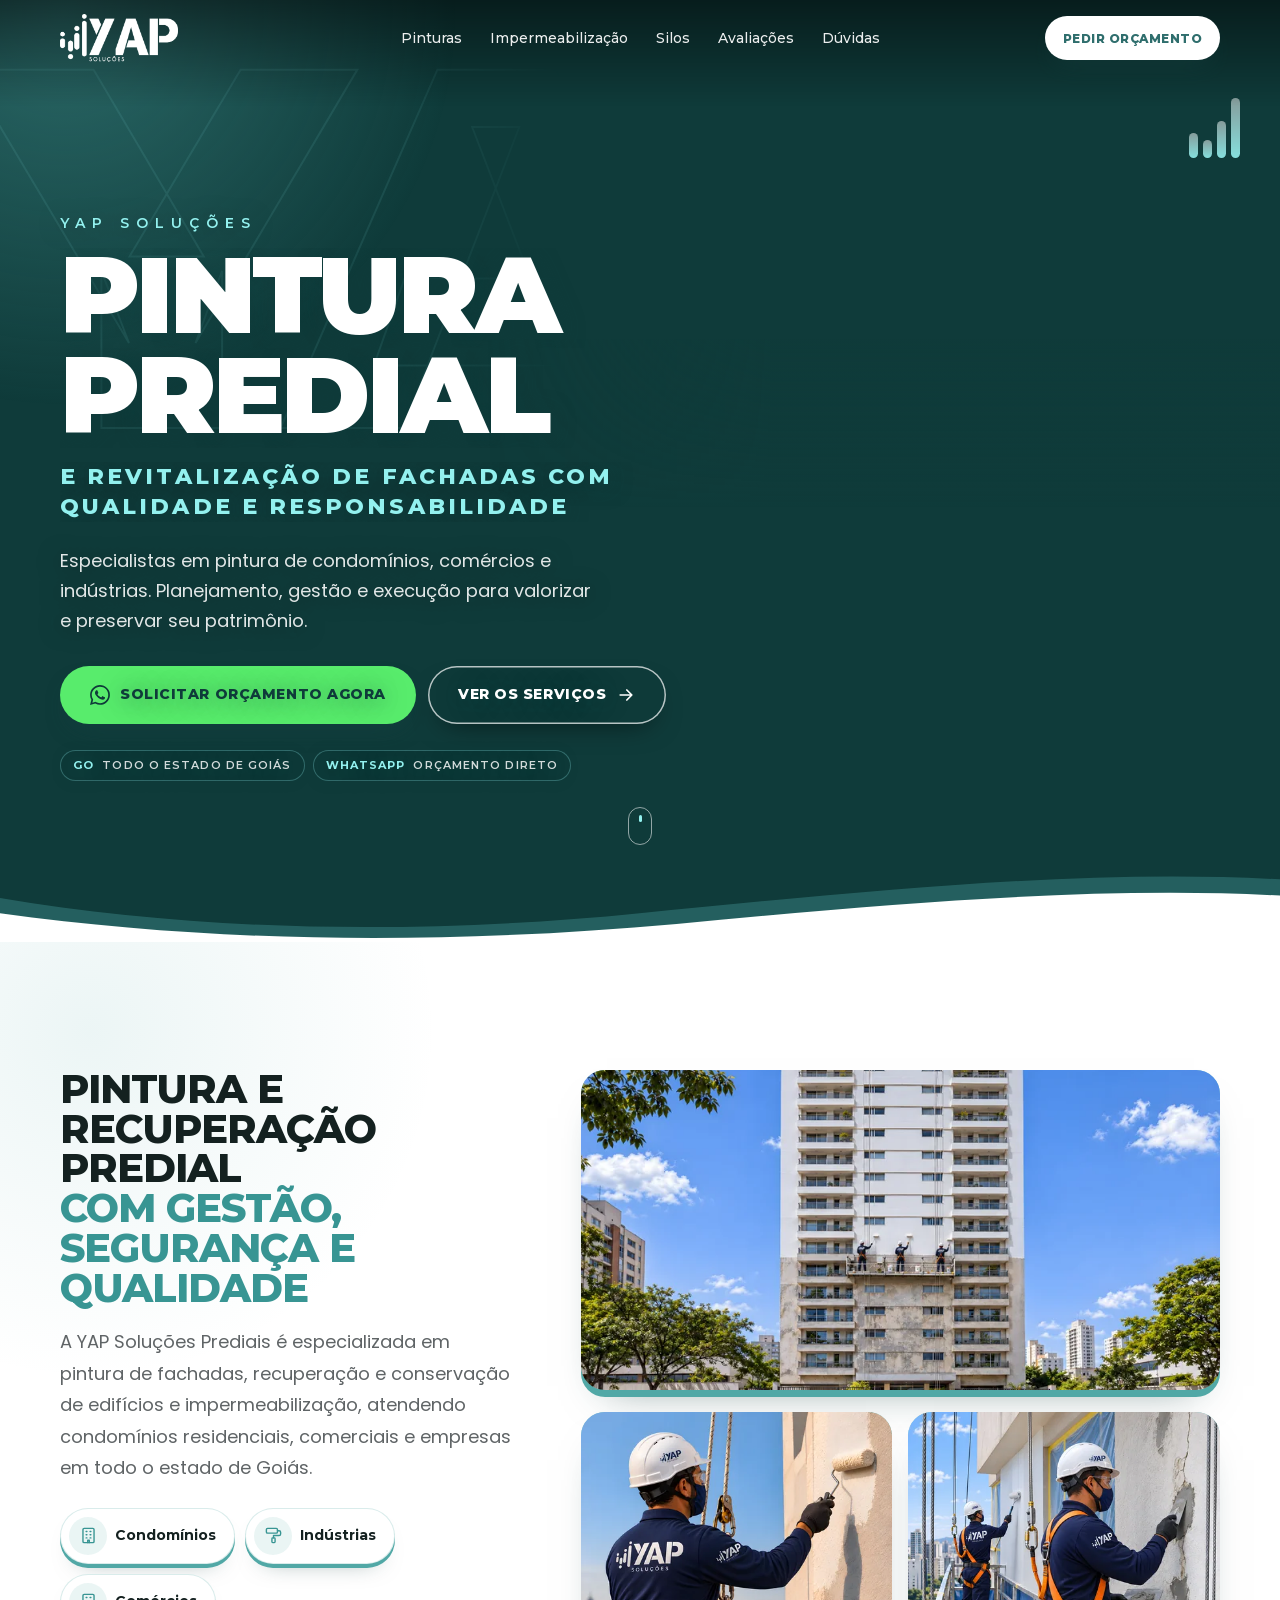
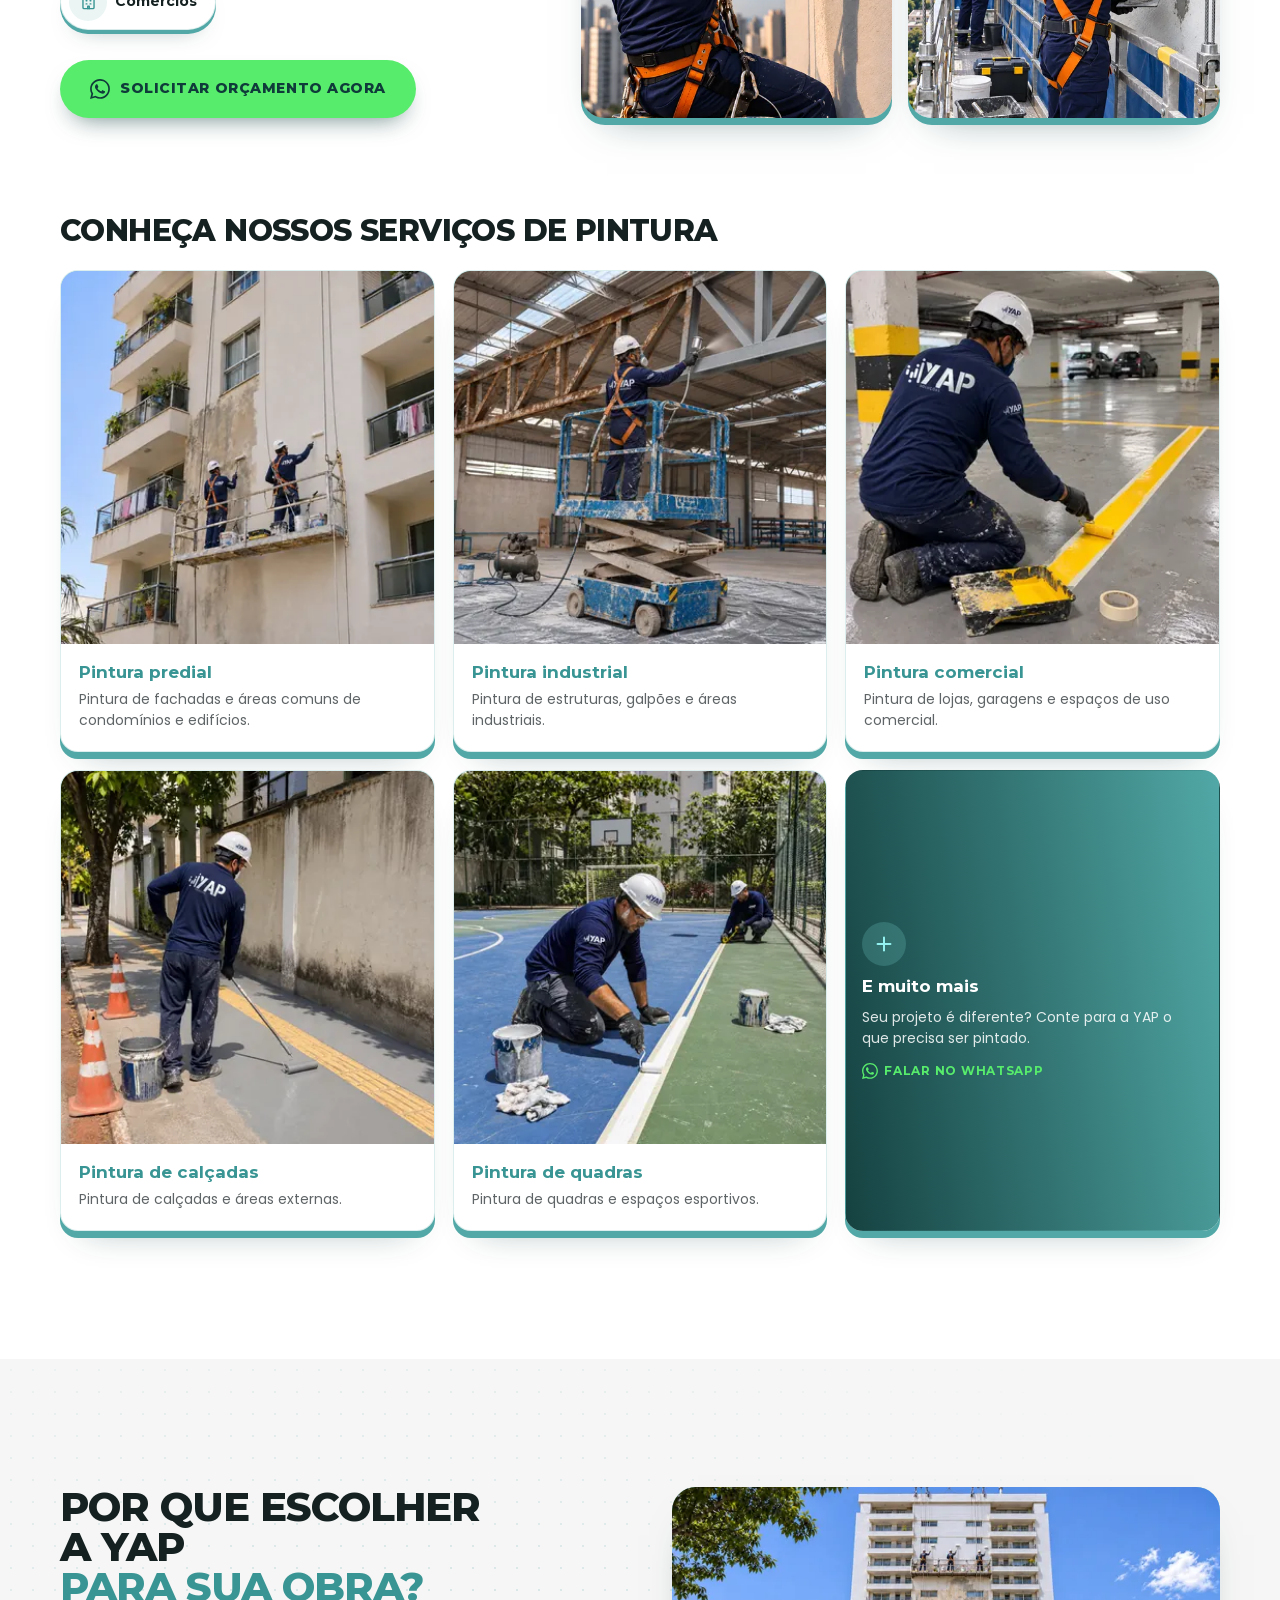
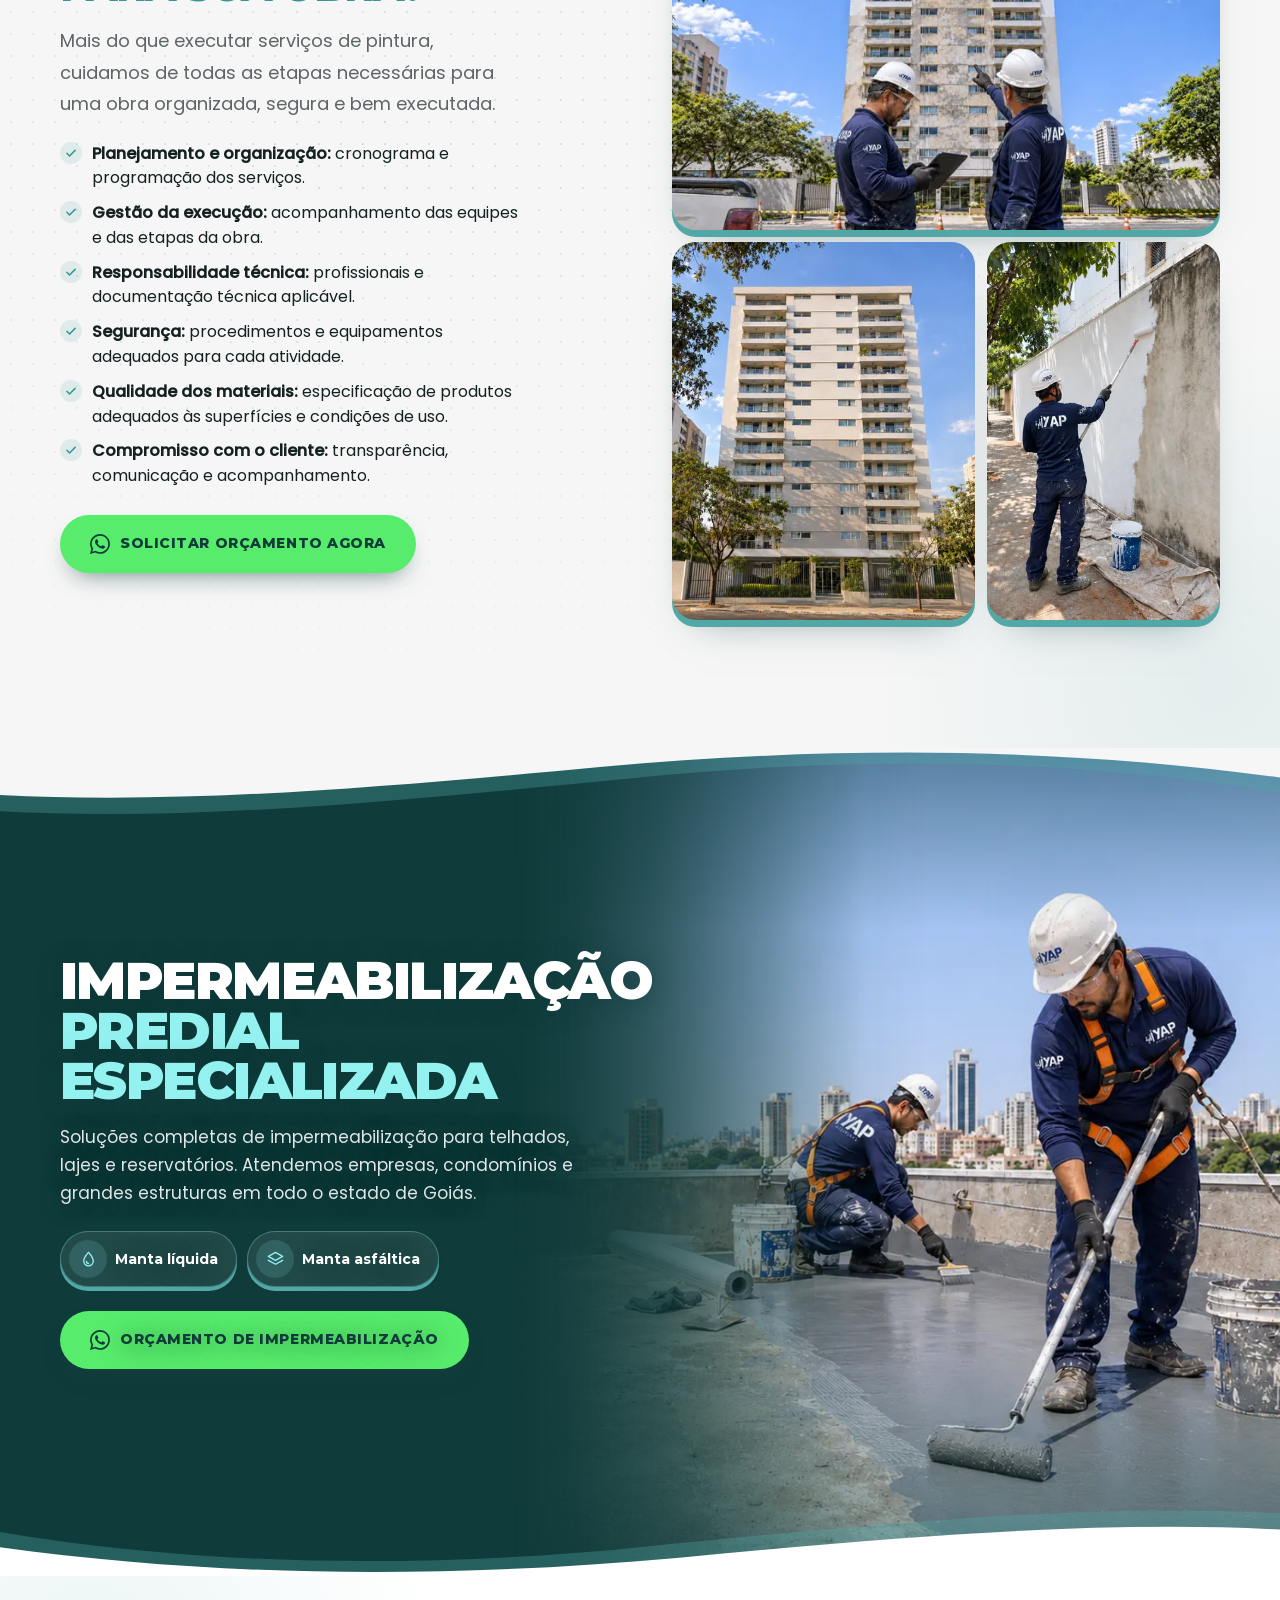
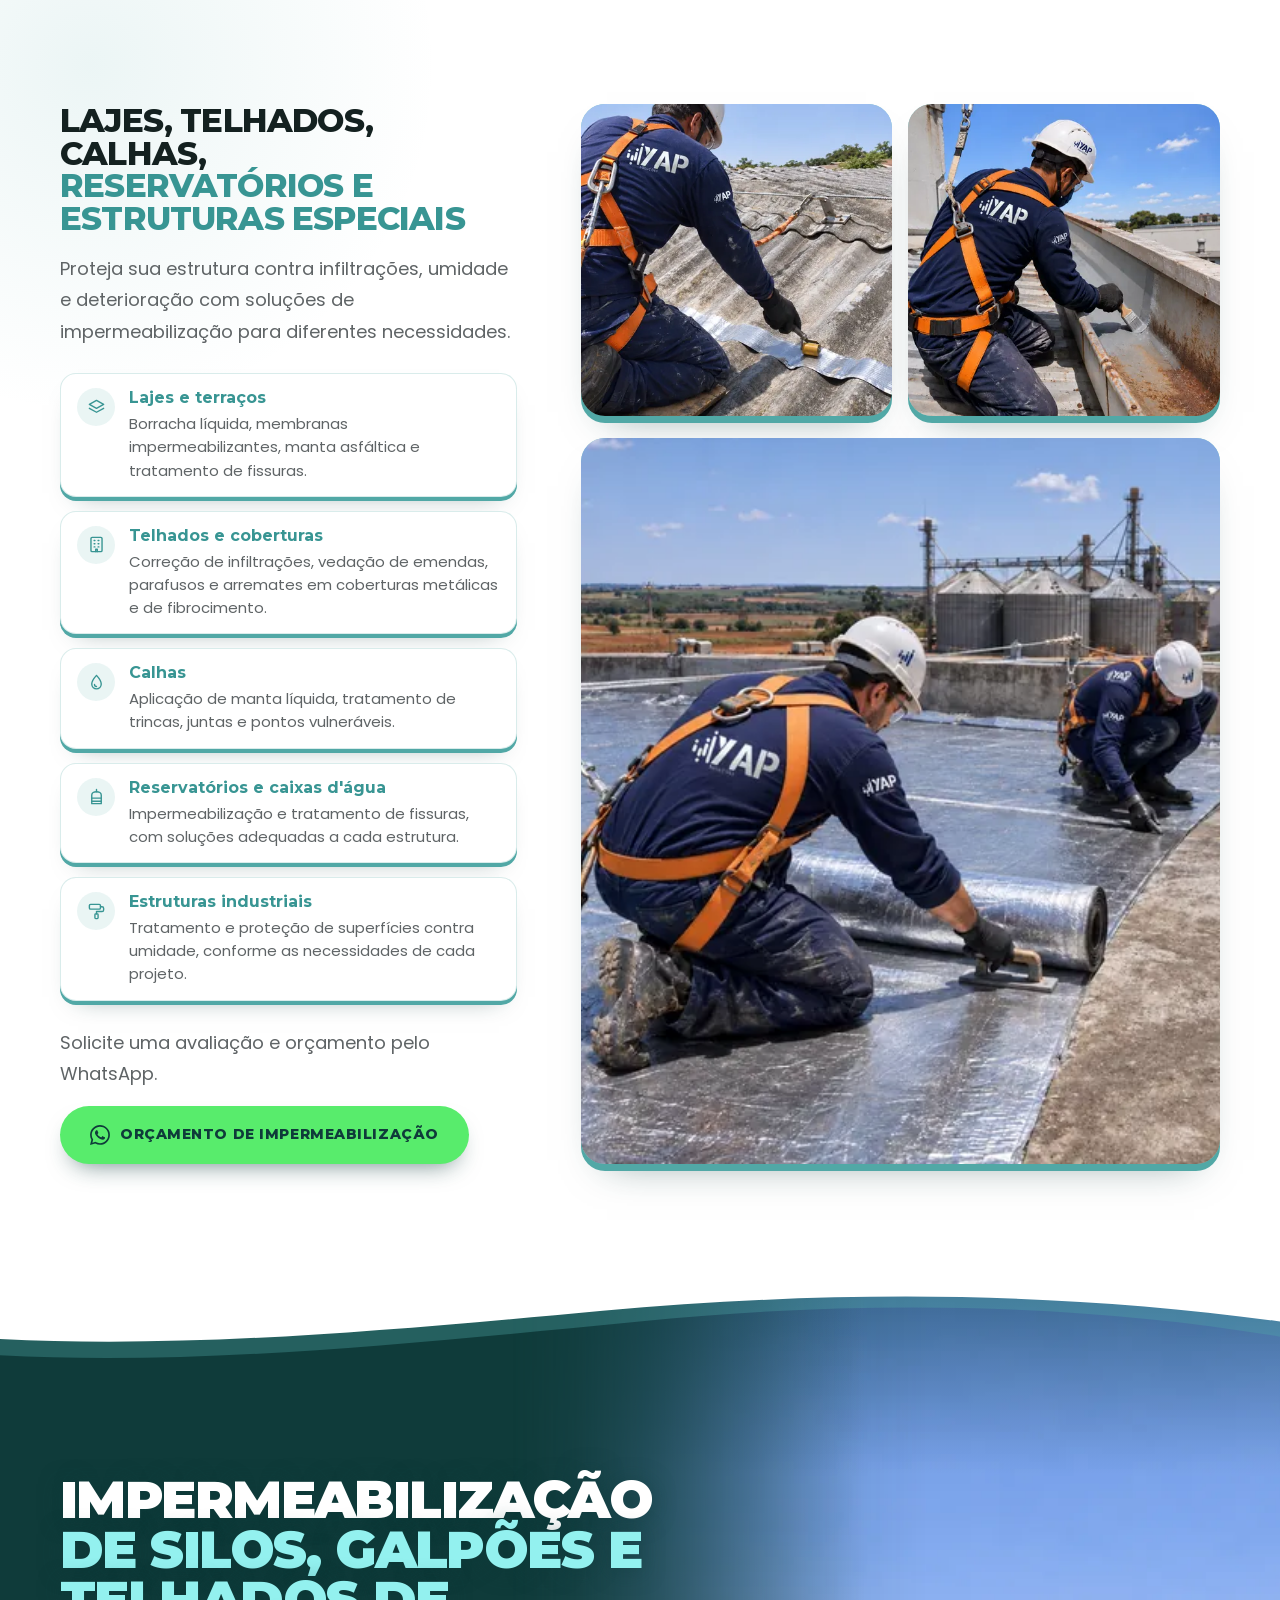
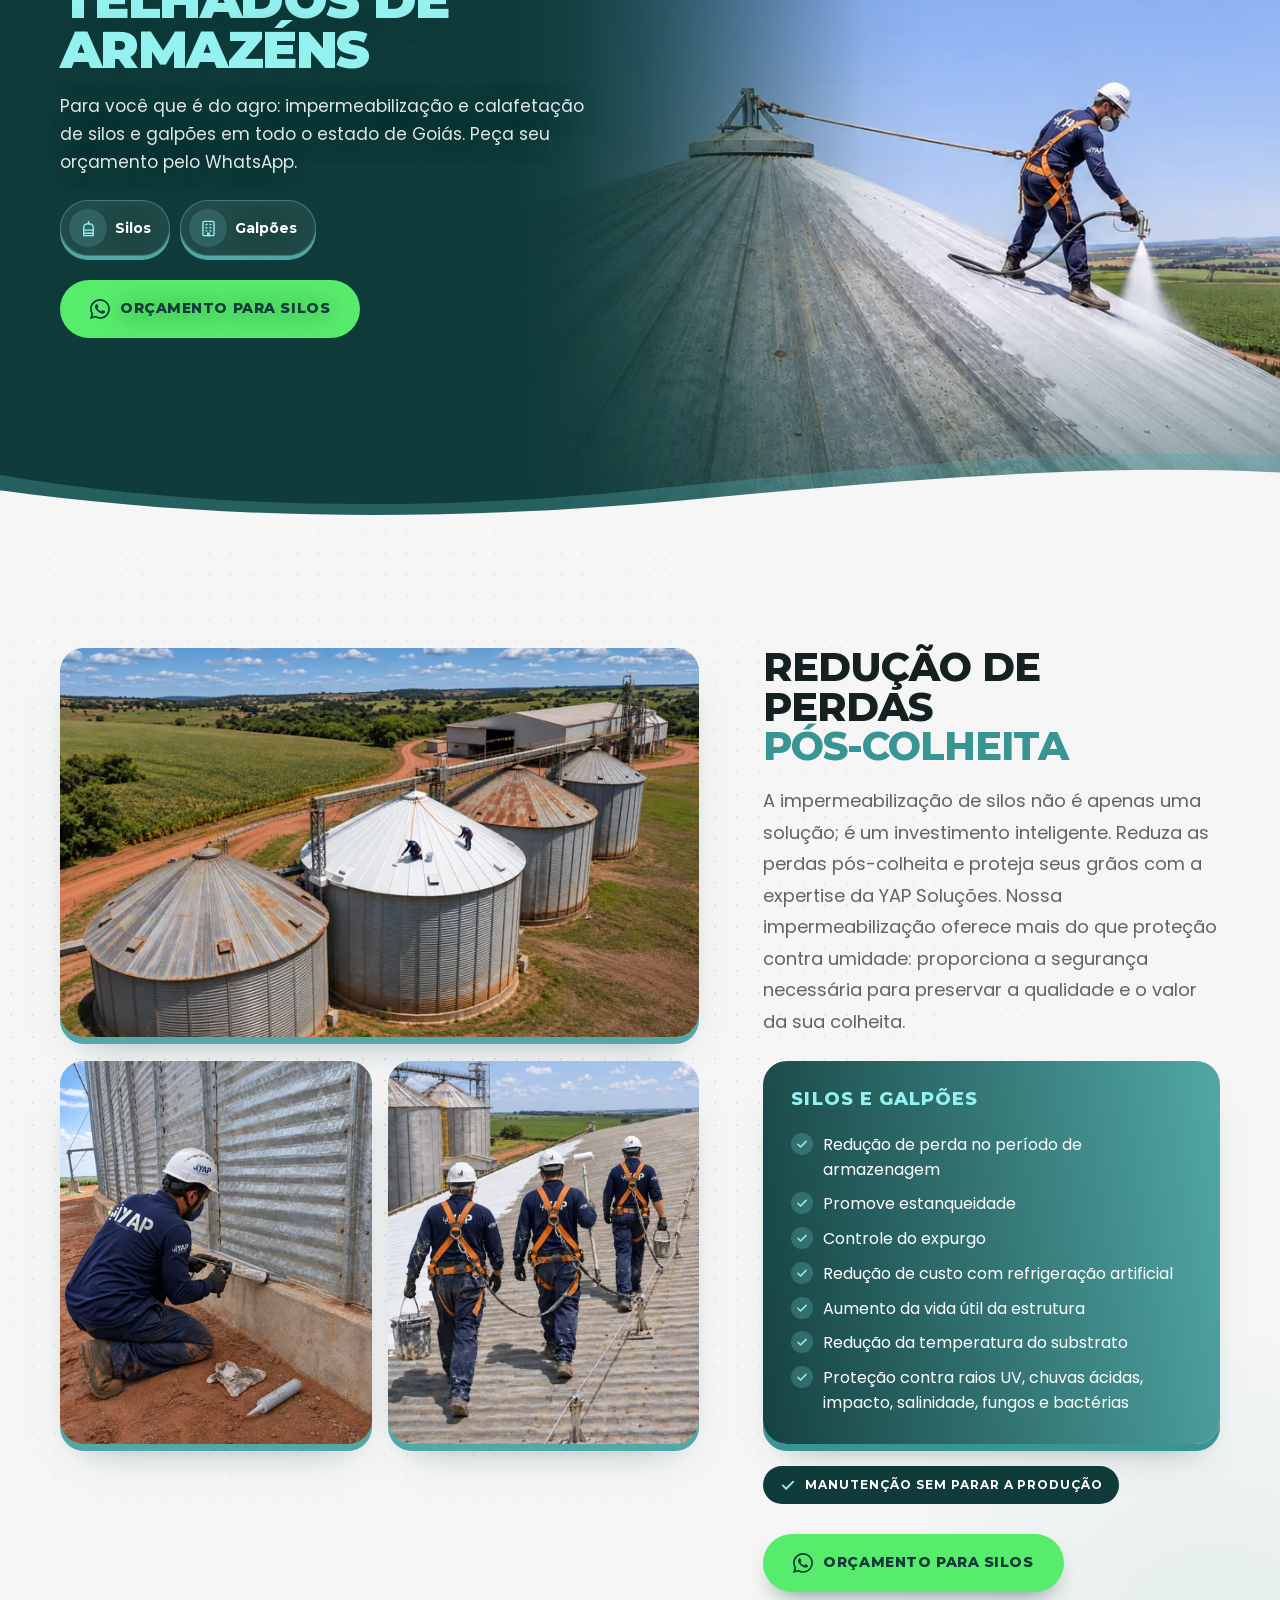
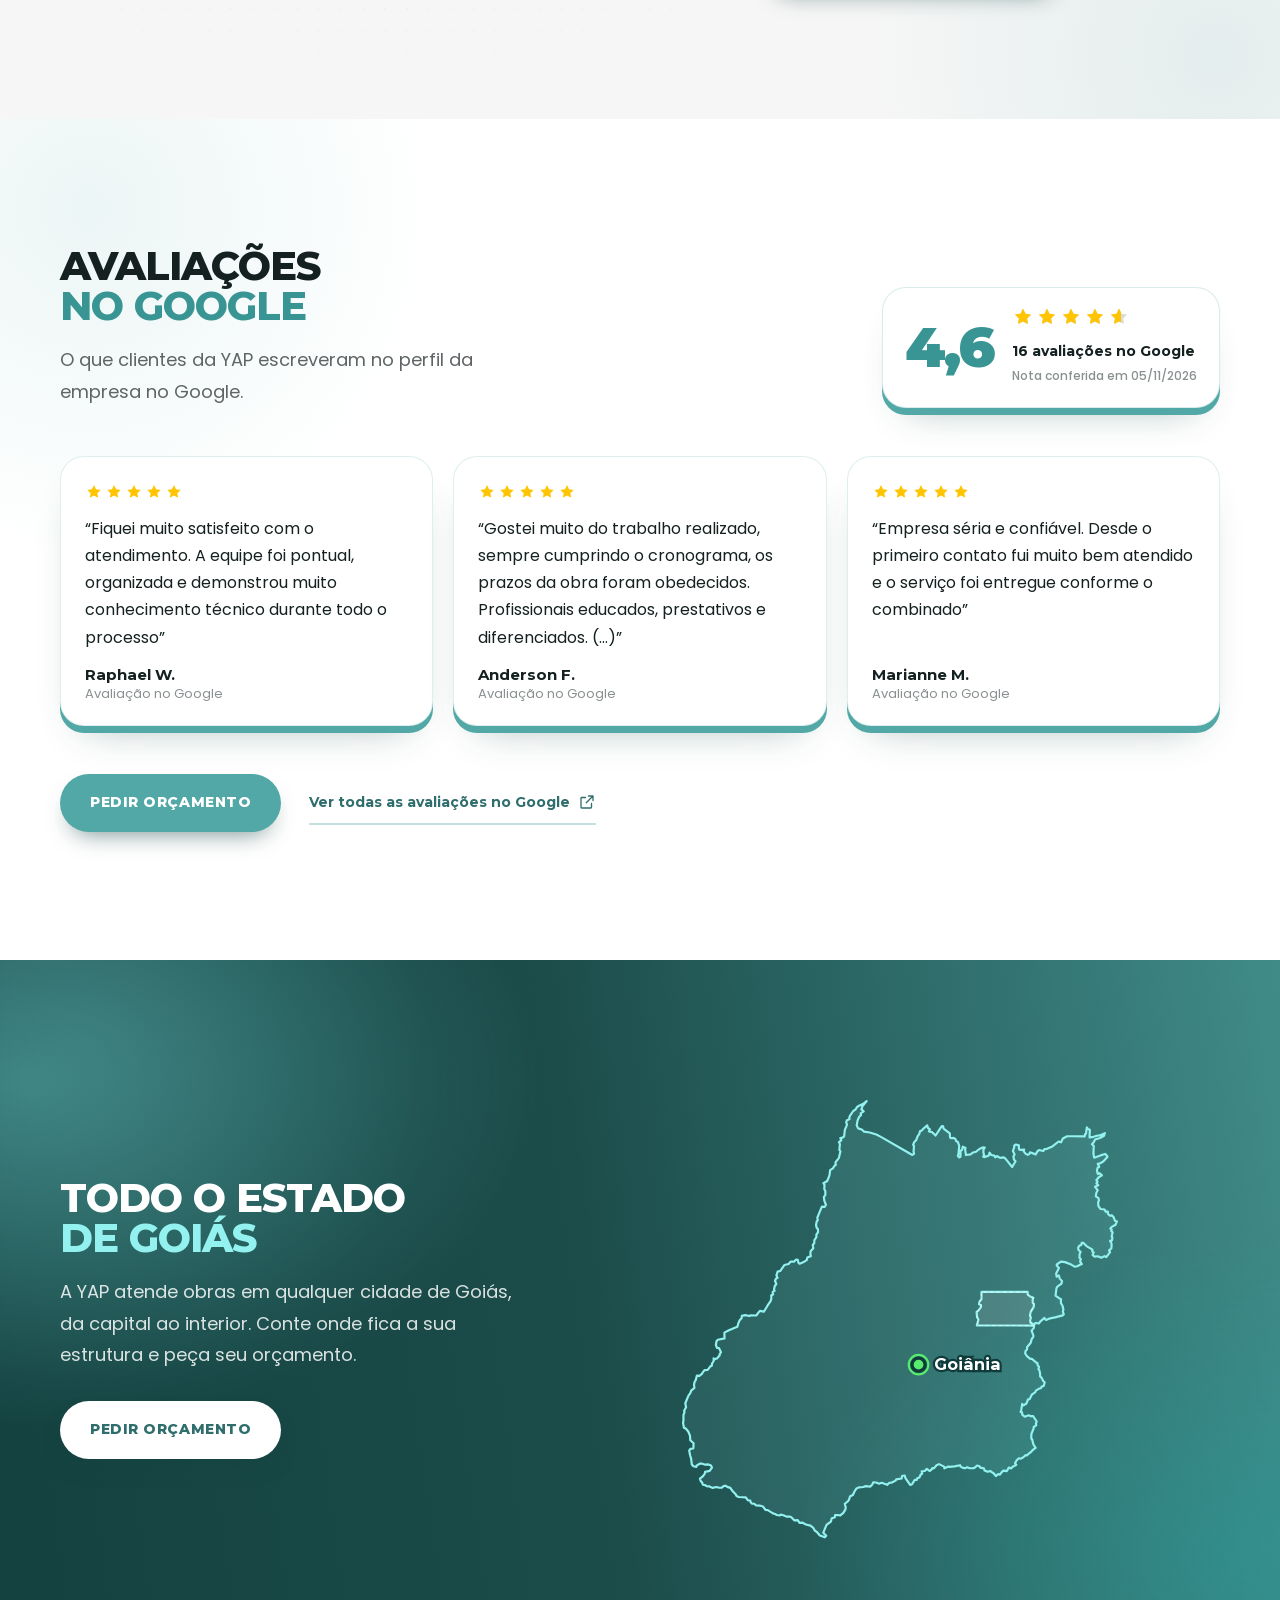
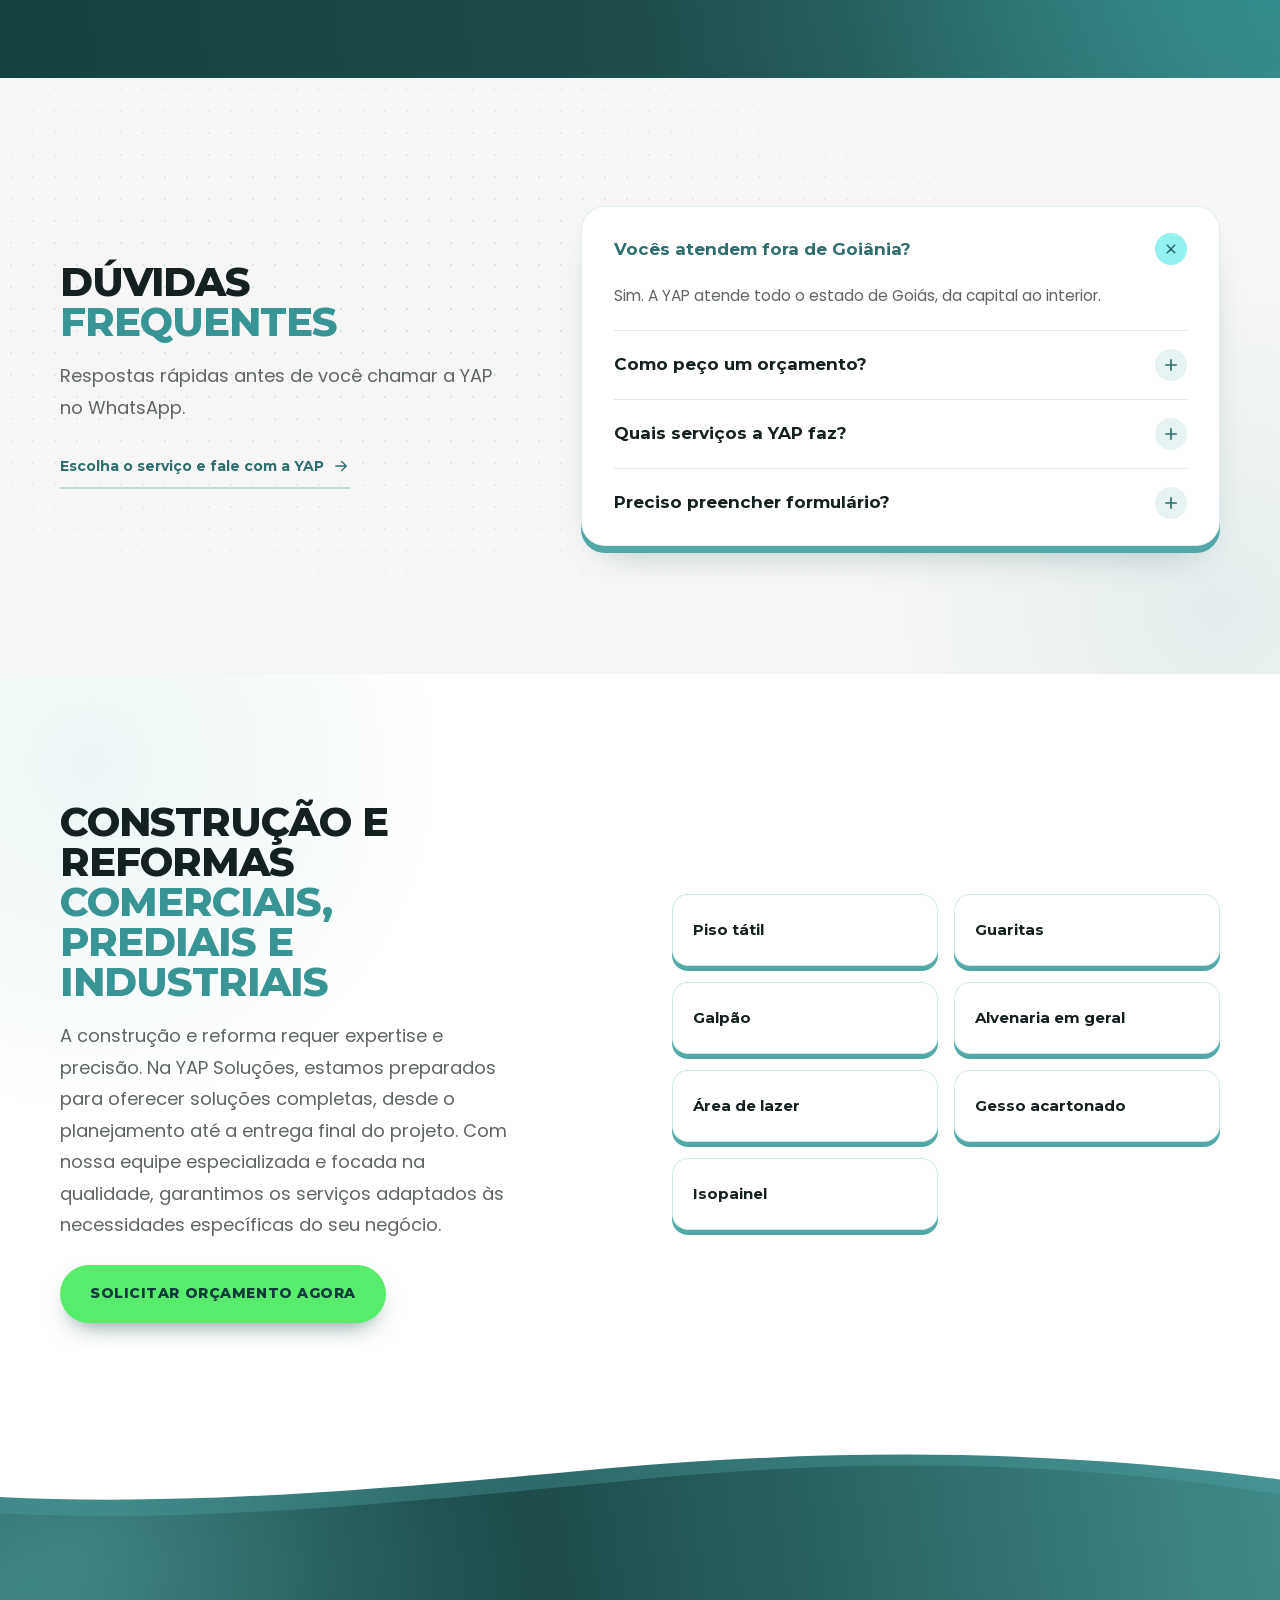
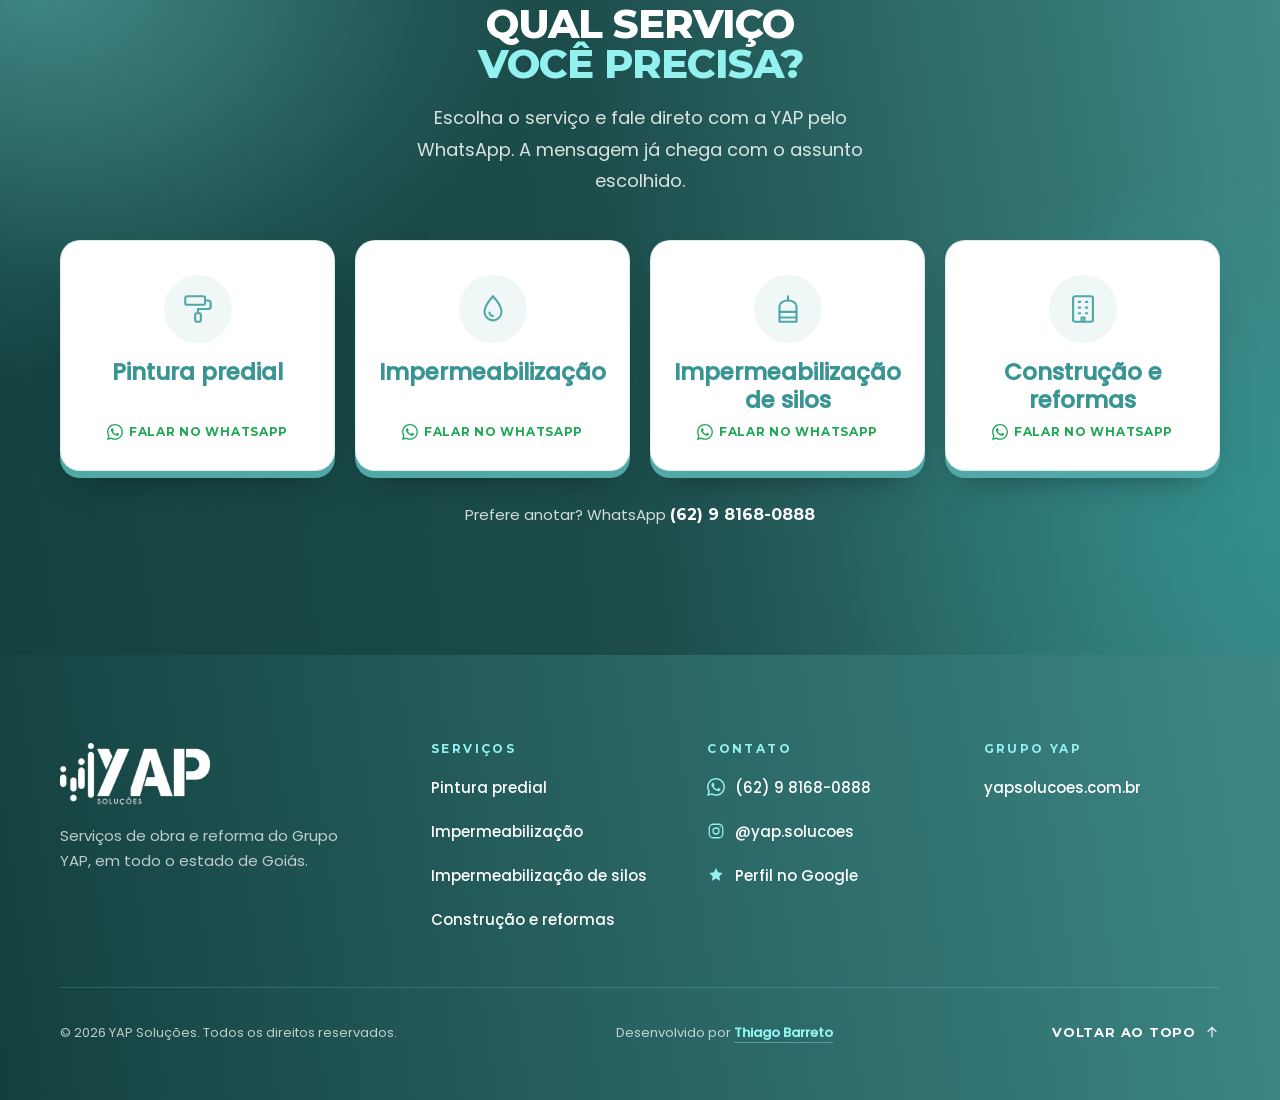
<file: ia/index.html>
<!doctype html>
<html lang="pt-BR">
<head>
<meta charset="utf-8">
<meta name="viewport" content="width=device-width, initial-scale=1, viewport-fit=cover">
<title>Pintura predial e impermeabilização em Goiás | YAP Soluções</title>
<meta name="description" content="Pintura predial para empresas com grandes estruturas, com atendimento em todo o estado de Goiás. Peça seu orçamento à YAP Soluções pelo WhatsApp.">
<meta name="theme-color" content="#0F3B3A">
<meta name="robots" content="noindex, nofollow">
<!-- Pendente: canonical e metadados sociais (og:url, og:image) dependem da URL final da LP. -->
<link rel="icon" href="../assets/img/marca/favicon-32.png" sizes="32x32" type="image/png">
<link rel="apple-touch-icon" href="../assets/img/marca/apple-touch-icon.png">
<link rel="preload" href="../assets/fonts/montserrat-var-latin.woff2" as="font" type="font/woff2" crossorigin>
<link rel="preload" as="image" type="image/webp" media="(max-width: 767px)"
      imagesrcset="../assets/img/hero/pintor-yap-mobile-480.webp?v=2 480w, ../assets/img/hero/pintor-yap-mobile-760.webp?v=2 760w, ../assets/img/hero/pintor-yap-mobile-1140.webp?v=2 1140w, ../assets/img/hero/pintor-yap-mobile-1720.webp?v=2 1720w" imagesizes="100vw">
<link rel="preload" as="image" type="image/webp" media="(min-width: 768px)"
      imagesrcset="../assets/img/hero/pintor-yap-desktop-800.webp?v=2 800w, ../assets/img/hero/pintor-yap-desktop-1120.webp?v=2 1120w, ../assets/img/hero/pintor-yap-desktop-1600.webp?v=2 1600w, ../assets/img/hero/pintor-yap-desktop-2400.webp?v=2 2400w, ../assets/img/hero/pintor-yap-desktop-3200.webp?v=2 3200w, ../assets/img/hero/pintor-yap-desktop-3840.webp?v=2 3840w" imagesizes="260vh">
<link rel="stylesheet" href="../assets/css/style.css?v=53">
<script src="../assets/js/main.js?v=13" defer></script>
</head>
<body>

<svg width="0" height="0" style="position:absolute" aria-hidden="true" focusable="false">
  <symbol id="i-whatsapp" viewBox="0 0 24 24"><path fill="currentColor" stroke="none" fill-rule="evenodd" clip-rule="evenodd" d="M17.415 14.382C17.117 14.233 15.656 13.515 15.384 13.415C15.112 13.315 14.914 13.267 14.715 13.565C14.517 13.862 13.948 14.531 13.775 14.729C13.601 14.928 13.428 14.952 13.131 14.804C12.834 14.654 11.876 14.341 10.741 13.329C9.858 12.541 9.261 11.568 9.088 11.27C8.915 10.973 9.069 10.812 9.218 10.664C9.352 10.531 9.515 10.317 9.664 10.144C9.813 9.97103 9.862 9.84603 9.961 9.64703C10.061 9.44903 10.011 9.27603 9.936 9.12703C9.862 8.97803 9.268 7.51503 9.02 6.92003C8.779 6.34103 8.534 6.42003 8.352 6.41003C8.178 6.40203 7.98 6.40003 7.782 6.40003C7.584 6.40003 7.262 6.47403 6.99 6.77203C6.717 7.06903 5.95 7.78803 5.95 9.25103C5.95 10.713 7.014 12.126 7.163 12.325C7.312 12.524 9.258 15.525 12.239 16.812C12.949 17.118 13.502 17.301 13.933 17.437C14.645 17.664 15.293 17.632 15.805 17.555C16.375 17.47 17.563 16.836 17.811 16.142C18.059 15.448 18.058 14.853 17.984 14.729C17.91 14.605 17.712 14.531 17.414 14.382M11.992 21.785H11.988C10.2174 21.7854 8.47937 21.3094 6.956 20.407L6.596 20.193L2.854 21.175L3.853 17.527L3.618 17.153C2.62809 15.5774 2.10424 13.7538 2.107 11.893C2.109 6.44303 6.543 2.00903 11.996 2.00903C13.2948 2.00509 14.5814 2.25934 15.781 2.75702C16.9807 3.2547 18.0694 3.98587 18.984 4.90803C19.9045 5.82433 20.6341 6.91412 21.1305 8.11431C21.6269 9.3145 21.8803 10.6012 21.876 11.9C21.874 17.35 17.44 21.785 11.992 21.785ZM20.404 3.48803C19.3021 2.3793 17.9913 1.50013 16.5474 0.901413C15.1035 0.302696 13.5551 -0.0036753 11.992 3.32698e-05C5.438 3.32698e-05 0.102 5.33503 0.1 11.892C0.096774 13.9788 0.644198 16.0295 1.687 17.837L0 24L6.304 22.346C8.04817 23.2954 10.0022 23.7932 11.988 23.794H11.993C18.547 23.794 23.883 18.459 23.885 11.901C23.8899 10.3383 23.5848 8.79011 22.9875 7.34603C22.3902 5.90196 21.5124 4.59067 20.405 3.48803"/></symbol>
  <symbol id="i-arrow" viewBox="0 0 24 24"><path d="M5 12h14M13 6l6 6-6 6"/></symbol>
  <symbol id="i-menu" viewBox="0 0 24 24"><path d="M4 7h16M4 12h16M4 17h10"/></symbol>
  <symbol id="i-close" viewBox="0 0 24 24"><path d="M6 6l12 12M18 6L6 18"/></symbol>
  <symbol id="i-drop" viewBox="0 0 24 24"><path d="M12 3s6 6.5 6 11a6 6 0 0 1-12 0c0-4.5 6-11 6-11z"/><path d="M9.5 14.5a2.5 2.5 0 0 0 2.5 2.5"/></symbol>
  <symbol id="i-layers" viewBox="0 0 24 24"><path d="M12 3l9 5-9 5-9-5z"/><path d="M3 13l9 5 9-5"/></symbol>
  <symbol id="i-building" viewBox="0 0 24 24"><rect x="5" y="3" width="14" height="18" rx="1.5"/><path d="M9 7h1M14 7h1M9 11h1M14 11h1M9 15h1M14 15h1M11 21v-3h2v3"/></symbol>
  <symbol id="i-silo" viewBox="0 0 24 24"><path d="M6 10a6 4 0 0 1 12 0v11H6z"/><path d="M6 14h12M6 18h12M12 6V3"/></symbol>
  <symbol id="i-plus" viewBox="0 0 24 24"><path d="M12 5v14M5 12h14"/></symbol>
  <symbol id="i-roller" viewBox="0 0 24 24"><rect x="3" y="3" width="14" height="6" rx="1.5"/><path d="M17 6h2a2 2 0 0 1 2 2v2a2 2 0 0 1-2 2h-7v3"/><rect x="10" y="15" width="4" height="6" rx="1"/></symbol>
  <symbol id="i-instagram" viewBox="0 0 24 24"><rect x="3" y="3" width="18" height="18" rx="5"/><circle cx="12" cy="12" r="4"/><circle cx="17.5" cy="6.5" r="1" fill="currentColor" stroke="none"/></symbol>
  <symbol id="i-check" viewBox="0 0 24 24"><path d="M5 12.5l4.5 4.5L19 7.5"/></symbol>
  <symbol id="i-star" viewBox="0 0 24 24"><path fill="currentColor" stroke="none" d="M12 2.8l2.75 5.57 6.15.9-4.45 4.33 1.05 6.12L12 16.83l-5.5 2.89 1.05-6.12L3.1 9.27l6.15-.9z"/></symbol>
  <symbol id="i-external" viewBox="0 0 24 24"><path d="M14 4h6v6M20 4l-9 9M18 14v5a1 1 0 0 1-1 1H5a1 1 0 0 1-1-1V7a1 1 0 0 1 1-1h5"/></symbol>
</svg>

<a class="skip" href="#conteudo">Pular para o conteúdo</a>

<header class="hdr" id="hdr">
  <div class="wrap hdr-in">
    <a class="hdr-logo" href="#inicio" aria-label="YAP Soluções, voltar ao início">
      <img src="../assets/img/marca/yap-solucoes-logo-branco.png" width="400" height="163" alt="YAP Soluções">
    </a>
    <nav class="hdr-nav" id="menu" aria-label="Seções da página">
      <a href="#inicio">Pinturas</a>
      <a href="#impermeabilizacao">Impermeabilização</a>
      <a href="#silos">Silos</a>
      <a href="#avaliacoes">Avaliações</a>
      <a href="#duvidas">Dúvidas</a>
      <a class="btn btn-wa btn-block nav-cta" href="#contato">Pedir orçamento</a>
    </nav>
    <div class="hdr-act">
      <a class="btn btn-white btn-sm" href="#contato"><span class="lb-s">Orçamento</span><span class="lb-l">Pedir orçamento</span></a>
      <button class="hdr-burger" type="button" id="menuBtn" aria-controls="menu" aria-expanded="false" aria-label="Abrir menu">
        <svg class="i ic-open" aria-hidden="true"><use href="#i-menu"/></svg>
        <svg class="i ic-close" aria-hidden="true"><use href="#i-close"/></svg>
      </button>
    </div>
  </div>
</header>

<main id="conteudo">

  <!-- S1 · Hero (foco em pintura predial) -->
  <section class="hero" id="inicio" aria-labelledby="hero-title">
    <div class="hero-media" id="heroMedia">
      <picture>
        <source type="image/webp" media="(min-width: 768px)"
                srcset="../assets/img/hero/pintor-yap-desktop-800.webp?v=2 800w, ../assets/img/hero/pintor-yap-desktop-1120.webp?v=2 1120w, ../assets/img/hero/pintor-yap-desktop-1600.webp?v=2 1600w, ../assets/img/hero/pintor-yap-desktop-2400.webp?v=2 2400w, ../assets/img/hero/pintor-yap-desktop-3200.webp?v=2 3200w, ../assets/img/hero/pintor-yap-desktop-3840.webp?v=2 3840w" sizes="260vh">
        <source type="image/jpeg" media="(min-width: 768px)"
                srcset="../assets/img/hero/pintor-yap-desktop-800.jpg?v=2 800w, ../assets/img/hero/pintor-yap-desktop-1120.jpg?v=2 1120w, ../assets/img/hero/pintor-yap-desktop-1600.jpg?v=2 1600w, ../assets/img/hero/pintor-yap-desktop-2400.jpg?v=2 2400w, ../assets/img/hero/pintor-yap-desktop-3200.jpg?v=2 3200w, ../assets/img/hero/pintor-yap-desktop-3840.jpg?v=2 3840w" sizes="260vh">
        <source type="image/webp"
                srcset="../assets/img/hero/pintor-yap-mobile-480.webp?v=2 480w, ../assets/img/hero/pintor-yap-mobile-760.webp?v=2 760w, ../assets/img/hero/pintor-yap-mobile-1140.webp?v=2 1140w, ../assets/img/hero/pintor-yap-mobile-1720.webp?v=2 1720w" sizes="100vw">
        <img src="../assets/img/hero/pintor-yap-mobile-760.jpg?v=2"
             srcset="../assets/img/hero/pintor-yap-mobile-480.jpg?v=2 480w, ../assets/img/hero/pintor-yap-mobile-760.jpg?v=2 760w, ../assets/img/hero/pintor-yap-mobile-1140.jpg?v=2 1140w, ../assets/img/hero/pintor-yap-mobile-1720.jpg?v=2 1720w" sizes="100vw"
             width="760" height="954" fetchpriority="high" decoding="async"
             alt="Pintor com uniforme da YAP Soluções, preso em cadeirinha de rapel, pintando com rolo a fachada de um prédio alto">
      </picture>
    </div>
    <div class="hero-shade" aria-hidden="true"></div>
    <div class="hero-glow" aria-hidden="true"></div>
    <div class="hero-deco" aria-hidden="true"><div class="hero-word" id="heroWord">YAP</div></div>
    <div class="hero-bars bars" aria-hidden="true"><i></i><i></i><i></i><i></i></div>

    <div class="wrap hero-wrap">
      <div class="hero-in">
        <p class="kin">YAP Soluções</p>
        <h1 class="hero-title" id="hero-title">
          <span class="ln"><span>Pintura</span></span>
          <span class="ln"><span>predial</span></span>
          <span class="ln sub"><span>e revitalização de fachadas com qualidade e responsabilidade</span></span>
        </h1>
        <p class="hero-lead">Especialistas em pintura de condomínios, comércios e indústrias. Planejamento, gestão e execução para valorizar e preservar seu patrimônio.</p>
        <div class="hero-cta">
          <a class="btn btn-wa btn-lg" href="https://wa.me/5562981680888?text=Ol%C3%A1!%20Vim%20pelo%20site%20da%20YAP%20e%20quero%20um%20or%C3%A7amento%20de%20pintura%20predial." target="_blank" rel="noopener" data-service="pintura" data-location="hero">
            <svg class="i" aria-hidden="true"><use href="#i-whatsapp"/></svg>
            Solicitar orçamento agora
          </a>
          <a class="btn btn-ghost btn-lg" href="#pintura-predial">
            Ver os serviços
            <svg class="i arr" aria-hidden="true"><use href="#i-arrow"/></svg>
          </a>
        </div>
        <ul class="hero-meta">
          <li><b>GO</b> Todo o estado de Goiás</li>
          <li><b>WhatsApp</b> Orçamento direto</li>
        </ul>
      </div>
    </div>
    <a class="hero-scroll" href="#pintura-predial" aria-label="Rolar para os serviços"></a>
    <!-- Divisão ondulada, como uma pincelada de tinta: camada teal translúcida atrás e a cor da próxima seção na frente -->
    <div class="hero-wave" aria-hidden="true">
      <svg viewBox="0 0 1440 100" preserveAspectRatio="none" focusable="false">
        <path class="w-back" d="M0 44C220 86 470 92 720 66C980 40 1220 14 1440 30V100H0Z"/>
        <path class="w-front" d="M0 62C250 100 500 102 760 78C1010 54 1230 34 1440 48V100H0Z"/>
      </svg>
    </div>
  </section>

  <!-- S2 · Pintura predial: conteúdo complementar solicitado por Fred em 09/11/2026. -->
  <section class="sec svc painting-sec" id="pintura-predial" aria-labelledby="pintura-predial-title">
    <div class="wrap svc-grid">
      <div class="svc-text">
        <h2 class="h2 rv" id="pintura-predial-title">Pintura e recuperação predial <span class="t">com gestão, segurança e qualidade</span></h2>
        <p class="lead rv" data-d="1">A YAP Soluções Prediais é especializada em pintura de fachadas, recuperação e conservação de edifícios e impermeabilização, atendendo condomínios residenciais, comerciais e empresas em todo o estado de Goiás.</p>
        <ul class="tags rv" data-d="2">
          <li><span class="mi"><svg class="i" aria-hidden="true"><use href="#i-building"/></svg></span>Condomínios</li>
          <li><span class="mi"><svg class="i" aria-hidden="true"><use href="#i-roller"/></svg></span>Indústrias</li>
          <li><span class="mi"><svg class="i" aria-hidden="true"><use href="#i-building"/></svg></span>Comércios</li>
        </ul>
      </div>
      <div class="svc-photos">
        <figure class="ph ph-wide rv" data-d="1">
            <picture>
              <source type="image/webp" srcset="../assets/img/pintura/equipe-balancim-800.webp 800w, ../assets/img/pintura/equipe-balancim-1280.webp 1280w, ../assets/img/pintura/equipe-balancim-1920.webp 1920w" sizes="(min-width: 1024px) 640px, 100vw">
              <img src="../assets/img/pintura/equipe-balancim-800.jpg" srcset="../assets/img/pintura/equipe-balancim-800.jpg 800w, ../assets/img/pintura/equipe-balancim-1280.jpg 1280w, ../assets/img/pintura/equipe-balancim-1920.jpg 1920w" sizes="(min-width: 1024px) 640px, 100vw" width="800" height="533" loading="lazy" decoding="async" style="object-position:50% 58%" alt="Três pintores com uniforme marinho da YAP Soluções em um balancim, pintando a fachada de um prédio residencial: acima a parede já pintada, abaixo a pintura antiga">
            </picture>
        </figure>
        <figure class="ph rv" data-d="2">
            <picture>
              <source type="image/webp" srcset="../assets/img/pintura/pintor-rapel-rolo-480.webp 480w, ../assets/img/pintura/pintor-rapel-rolo-800.webp 800w, ../assets/img/pintura/pintor-rapel-rolo-1200.webp 1200w" sizes="(min-width: 1024px) 320px, 50vw">
              <img src="../assets/img/pintura/pintor-rapel-rolo-480.jpg" srcset="../assets/img/pintura/pintor-rapel-rolo-480.jpg 480w, ../assets/img/pintura/pintor-rapel-rolo-800.jpg 800w, ../assets/img/pintura/pintor-rapel-rolo-1200.jpg 1200w" sizes="(min-width: 1024px) 320px, 50vw" width="480" height="600" loading="lazy" decoding="async" alt="Pintor da YAP Soluções em rapel passando rolo na fachada de um prédio alto, com a cidade ao fundo">
            </picture>
        </figure>
        <figure class="ph rv" data-d="3">
            <picture>
              <source type="image/webp" srcset="../assets/img/pintura/recuperacao-fachada-480.webp 480w, ../assets/img/pintura/recuperacao-fachada-800.webp 800w, ../assets/img/pintura/recuperacao-fachada-1200.webp 1200w" sizes="(min-width: 1024px) 320px, 50vw">
              <img src="../assets/img/pintura/recuperacao-fachada-480.jpg" srcset="../assets/img/pintura/recuperacao-fachada-480.jpg 480w, ../assets/img/pintura/recuperacao-fachada-800.jpg 800w, ../assets/img/pintura/recuperacao-fachada-1200.jpg 1200w" sizes="(min-width: 1024px) 320px, 50vw" width="480" height="600" loading="lazy" decoding="async" alt="Profissionais da YAP Soluções no balancim: um corrige trincas da fachada com espátula e massa, outro aplica fundo com rolo">
            </picture>
        </figure>
      </div>
      <div class="svc-cta rv" data-d="2">
        <a class="btn btn-wa btn-lg" href="https://wa.me/5562981680888?text=Ol%C3%A1!%20Vim%20pelo%20site%20da%20YAP%20e%20quero%20um%20or%C3%A7amento%20de%20pintura%20predial." target="_blank" rel="noopener" data-service="pintura" data-location="pintura-predial">
          <svg class="i" aria-hidden="true"><use href="#i-whatsapp"/></svg>
          Solicitar orçamento agora
        </a>
      </div>
    </div>
    <!-- Serviços de pintura (pedido de Fred, 09/11): blocos quadrados com foto. Fotos de calçadas, comercial e quadras a confirmar. -->
    <div class="wrap paint-wrap">
      <h3 class="paint-h rv">Conheça nossos serviços de pintura</h3>
      <div class="paint-grid">
        <article class="paint-card rv" data-d="1">
          <figure class="paint-ph">
            <picture>
              <source type="image/webp" srcset="../assets/img/servicos/pintura-predial-condominio-360.webp 360w, ../assets/img/servicos/pintura-predial-condominio-600.webp 600w, ../assets/img/servicos/pintura-predial-condominio-900.webp 900w" sizes="(min-width: 1024px) 360px, (min-width: 768px) 30vw, 50vw">
              <img src="../assets/img/servicos/pintura-predial-condominio-360.jpg" srcset="../assets/img/servicos/pintura-predial-condominio-360.jpg 360w, ../assets/img/servicos/pintura-predial-condominio-600.jpg 600w, ../assets/img/servicos/pintura-predial-condominio-900.jpg 900w" sizes="(min-width: 1024px) 360px, (min-width: 768px) 30vw, 50vw" width="600" height="600" loading="lazy" decoding="async" alt="Dois pintores com uniforme da YAP Soluções em um balancim, pintando a fachada de um condomínio residencial">
            </picture>
          </figure>
          <div class="paint-tx"><h4>Pintura predial</h4><p>Pintura de fachadas e áreas comuns de condomínios e edifícios.</p></div>
        </article>
        <article class="paint-card rv" data-d="2">
          <figure class="paint-ph">
            <picture>
              <source type="image/webp" srcset="../assets/img/servicos/pintura-industrial-estrutura-360.webp 360w, ../assets/img/servicos/pintura-industrial-estrutura-600.webp 600w, ../assets/img/servicos/pintura-industrial-estrutura-900.webp 900w" sizes="(min-width: 1024px) 360px, (min-width: 768px) 30vw, 50vw">
              <img src="../assets/img/servicos/pintura-industrial-estrutura-360.jpg" srcset="../assets/img/servicos/pintura-industrial-estrutura-360.jpg 360w, ../assets/img/servicos/pintura-industrial-estrutura-600.jpg 600w, ../assets/img/servicos/pintura-industrial-estrutura-900.jpg 900w" sizes="(min-width: 1024px) 360px, (min-width: 768px) 30vw, 50vw" width="600" height="600" loading="lazy" decoding="async" alt="Pintor da YAP Soluções em uma plataforma elevatória aplicando fundo anticorrosivo na estrutura metálica de um galpão">
            </picture>
          </figure>
          <div class="paint-tx"><h4>Pintura industrial</h4><p>Pintura de estruturas, galpões e áreas industriais.</p></div>
        </article>
        <article class="paint-card rv" data-d="3">
          <figure class="paint-ph">
            <picture>
              <source type="image/webp" srcset="../assets/img/servicos/pintura-comercial-garagem-360.webp 360w, ../assets/img/servicos/pintura-comercial-garagem-600.webp 600w, ../assets/img/servicos/pintura-comercial-garagem-900.webp 900w" sizes="(min-width: 1024px) 360px, (min-width: 768px) 30vw, 50vw">
              <img src="../assets/img/servicos/pintura-comercial-garagem-360.jpg" srcset="../assets/img/servicos/pintura-comercial-garagem-360.jpg 360w, ../assets/img/servicos/pintura-comercial-garagem-600.jpg 600w, ../assets/img/servicos/pintura-comercial-garagem-900.jpg 900w" sizes="(min-width: 1024px) 360px, (min-width: 768px) 30vw, 50vw" width="600" height="600" loading="lazy" decoding="async" alt="Profissional da YAP Soluções pintando com rolo a faixa amarela de demarcação das vagas de uma garagem">
            </picture>
          </figure>
          <div class="paint-tx"><h4>Pintura comercial</h4><p>Pintura de lojas, garagens e espaços de uso comercial.</p></div>
        </article>
        <article class="paint-card rv" data-d="3">
          <figure class="paint-ph">
            <picture>
              <source type="image/webp" srcset="../assets/img/servicos/pintura-calcada-condominio-360.webp 360w, ../assets/img/servicos/pintura-calcada-condominio-600.webp 600w, ../assets/img/servicos/pintura-calcada-condominio-900.webp 900w" sizes="(min-width: 1024px) 360px, (min-width: 768px) 30vw, 50vw">
              <img src="../assets/img/servicos/pintura-calcada-condominio-360.jpg" srcset="../assets/img/servicos/pintura-calcada-condominio-360.jpg 360w, ../assets/img/servicos/pintura-calcada-condominio-600.jpg 600w, ../assets/img/servicos/pintura-calcada-condominio-900.jpg 900w" sizes="(min-width: 1024px) 360px, (min-width: 768px) 30vw, 50vw" width="600" height="600" loading="lazy" decoding="async" alt="Profissional da YAP Soluções pintando de cinza a calçada de um condomínio, ao lado do piso tátil amarelo">
            </picture>
          </figure>
          <div class="paint-tx"><h4>Pintura de calçadas</h4><p>Pintura de calçadas e áreas externas.</p></div>
        </article>
        <article class="paint-card rv" data-d="3">
          <figure class="paint-ph">
            <picture>
              <source type="image/webp" srcset="../assets/img/servicos/pintura-quadra-condominio-360.webp 360w, ../assets/img/servicos/pintura-quadra-condominio-600.webp 600w, ../assets/img/servicos/pintura-quadra-condominio-900.webp 900w" sizes="(min-width: 1024px) 360px, (min-width: 768px) 30vw, 50vw">
              <img src="../assets/img/servicos/pintura-quadra-condominio-360.jpg" srcset="../assets/img/servicos/pintura-quadra-condominio-360.jpg 360w, ../assets/img/servicos/pintura-quadra-condominio-600.jpg 600w, ../assets/img/servicos/pintura-quadra-condominio-900.jpg 900w" sizes="(min-width: 1024px) 360px, (min-width: 768px) 30vw, 50vw" width="600" height="600" loading="lazy" decoding="async" alt="Profissionais da YAP Soluções pintando as linhas brancas de uma quadra poliesportiva de condomínio">
            </picture>
          </figure>
          <div class="paint-tx"><h4>Pintura de quadras</h4><p>Pintura de quadras e espaços esportivos.</p></div>
        </article>
        <a class="paint-card paint-more rv" data-d="3" href="https://wa.me/5562981680888?text=Ol%C3%A1!%20Vim%20pelo%20site%20da%20YAP%20e%20quero%20um%20or%C3%A7amento%20de%20pintura%20predial." target="_blank" rel="noopener" data-service="pintura" data-location="servicos-pintura">
          <span class="paint-more-ic" aria-hidden="true"><svg class="i"><use href="#i-plus"/></svg></span>
          <h4>E muito mais</h4>
          <p>Seu projeto é diferente? Conte para a YAP o que precisa ser pintado.</p>
          <span class="paint-more-cta"><svg class="i" aria-hidden="true"><use href="#i-whatsapp"/></svg>Falar no WhatsApp</span>
        </a>
      </div>
    </div>
  </section>

  <!-- Por que escolher a YAP: texto enviado por Fred em 12/11/2026 (Alterações LP Parte 2, item 5). -->
  <section class="sec why-sec sec-snow" id="por-que-yap" aria-labelledby="why-title">
    <div class="wrap why-grid">
      <div class="why-copy">
        <h2 class="h2 rv" id="why-title">Por que escolher a YAP <span class="t">para sua obra?</span></h2>
        <p class="lead rv" data-d="1">Mais do que executar serviços de pintura, cuidamos de todas as etapas necessárias para uma obra organizada, segura e bem executada.</p>
        <ul class="checks why-checks rv" data-d="2">
            <li><svg class="i" aria-hidden="true"><use href="#i-check"/></svg><span><b>Planejamento e organização:</b> cronograma e programação dos serviços.</span></li>
            <li><svg class="i" aria-hidden="true"><use href="#i-check"/></svg><span><b>Gestão da execução:</b> acompanhamento das equipes e das etapas da obra.</span></li>
            <li><svg class="i" aria-hidden="true"><use href="#i-check"/></svg><span><b>Responsabilidade técnica:</b> profissionais e documentação técnica aplicável.</span></li>
            <li><svg class="i" aria-hidden="true"><use href="#i-check"/></svg><span><b>Segurança:</b> procedimentos e equipamentos adequados para cada atividade.</span></li>
            <li><svg class="i" aria-hidden="true"><use href="#i-check"/></svg><span><b>Qualidade dos materiais:</b> especificação de produtos adequados às superfícies e condições de uso.</span></li>
            <li><svg class="i" aria-hidden="true"><use href="#i-check"/></svg><span><b>Compromisso com o cliente:</b> transparência, comunicação e acompanhamento.</span></li>
        </ul>
        <div class="svc-cta why-cta rv" data-d="2">
        <a class="btn btn-wa btn-lg" href="https://wa.me/5562981680888?text=Ol%C3%A1!%20Vim%20pelo%20site%20da%20YAP%20e%20quero%20um%20or%C3%A7amento%20de%20pintura%20predial." target="_blank" rel="noopener" data-service="pintura" data-location="por-que-yap">
          <svg class="i" aria-hidden="true"><use href="#i-whatsapp"/></svg>
          Solicitar orçamento agora
        </a>
        </div>
      </div>
      <div class="why-photos rv" data-d="1">
        <figure class="ph ph-wide"><picture>
              <source type="image/webp" srcset="../assets/img/pintura/supervisao-obra-fachada-640.webp 640w, ../assets/img/pintura/supervisao-obra-fachada-1200.webp 1200w, ../assets/img/pintura/supervisao-obra-fachada-1536.webp 1536w" sizes="(min-width: 1024px) 560px, 100vw">
              <img src="../assets/img/pintura/supervisao-obra-fachada-640.jpg" srcset="../assets/img/pintura/supervisao-obra-fachada-640.jpg 640w, ../assets/img/pintura/supervisao-obra-fachada-1200.jpg 1200w, ../assets/img/pintura/supervisao-obra-fachada-1536.jpg 1536w" sizes="(min-width: 1024px) 560px, 100vw" width="640" height="427" loading="lazy" decoding="async" alt="Supervisor e técnico de segurança da YAP Soluções conferindo a obra enquanto a equipe pinta a fachada do prédio em um balancim">
            </picture></figure>
        <figure class="ph"><picture>
              <source type="image/webp" srcset="../assets/img/pintura/predio-entregue-goiania-400.webp 400w, ../assets/img/pintura/predio-entregue-goiania-800.webp 800w, ../assets/img/pintura/predio-entregue-goiania-1120.webp 1120w" sizes="(min-width: 1024px) 340px, 55vw">
              <img src="../assets/img/pintura/predio-entregue-goiania-400.jpg" srcset="../assets/img/pintura/predio-entregue-goiania-400.jpg 400w, ../assets/img/pintura/predio-entregue-goiania-800.jpg 800w, ../assets/img/pintura/predio-entregue-goiania-1120.jpg 1120w" sizes="(min-width: 1024px) 340px, 55vw" width="400" height="500" loading="lazy" decoding="async" alt="Prédio residencial alto em Goiânia com a fachada recém-pintada">
            </picture></figure>
        <figure class="ph"><picture>
              <source type="image/webp" srcset="../assets/img/pintura/muro-condominio-rolo-450.webp 450w, ../assets/img/pintura/muro-condominio-rolo-900.webp 900w" sizes="(min-width: 1024px) 260px, 40vw">
              <img src="../assets/img/pintura/muro-condominio-rolo-450.jpg" srcset="../assets/img/pintura/muro-condominio-rolo-450.jpg 450w, ../assets/img/pintura/muro-condominio-rolo-900.jpg 900w" sizes="(min-width: 1024px) 260px, 40vw" width="450" height="600" loading="lazy" decoding="async" style="object-position:30% 50%" alt="Pintor da YAP Soluções pintando de branco o muro de um condomínio com rolo de extensão">
            </picture></figure>
      </div>
    </div>
  </section>

  <!-- Impermeabilização em destaque, no padrão do topo da página (pedido de Fred, itens 6 e 7). Foto provisória enviada por Fred em 12/11/2026; a definitiva virá da equipe. -->
  <section class="feat" id="impermeabilizacao" aria-labelledby="impermeabilizacao-title" style="--wave-top:#F6F6F6;--wave-bottom:#FFFFFF">
    <div class="sec-wave-top" aria-hidden="true">
      <svg viewBox="0 0 1440 100" preserveAspectRatio="none" focusable="false">
        <path class="w-back" d="M0 44C220 86 470 92 720 66C980 40 1220 14 1440 30V100H0Z"/>
        <path class="w-front" d="M0 62C250 100 500 102 760 78C1010 54 1230 34 1440 48V100H0Z"/>
      </svg>
    </div>
    <div class="feat-media" aria-hidden="true">
      <picture>
              <source type="image/webp" srcset="../assets/img/impermeabilizacao/laje-manta-liquida-960.webp 960w, ../assets/img/impermeabilizacao/laje-manta-liquida-1600.webp 1600w, ../assets/img/impermeabilizacao/laje-manta-liquida-2400.webp 2400w, ../assets/img/impermeabilizacao/laje-manta-liquida-3200.webp 3200w" sizes="(min-width: 768px) 110vw, 200vw">
              <img src="../assets/img/impermeabilizacao/laje-manta-liquida-960.jpg" srcset="../assets/img/impermeabilizacao/laje-manta-liquida-960.jpg 960w, ../assets/img/impermeabilizacao/laje-manta-liquida-1600.jpg 1600w, ../assets/img/impermeabilizacao/laje-manta-liquida-2400.jpg 2400w, ../assets/img/impermeabilizacao/laje-manta-liquida-3200.jpg 3200w" sizes="(min-width: 768px) 110vw, 200vw" width="960" height="540" loading="lazy" decoding="async" style="object-position:90% 50%" alt="">
            </picture>
    </div>
    <div class="wrap feat-wrap">
      <div class="feat-text">
        <h2 class="feat-title rv" id="impermeabilizacao-title"><span class="big">Impermeabilização</span> <span class="t">predial especializada</span></h2>
        <p class="feat-lead rv" data-d="1">Soluções completas de impermeabilização para telhados, lajes e reservatórios. Atendemos empresas, condomínios e grandes estruturas em todo o estado de Goiás.</p>
        <ul class="tags rv" data-d="2">
          <li><span class="mi"><svg class="i" aria-hidden="true"><use href="#i-drop"/></svg></span>Manta líquida</li>
          <li><span class="mi"><svg class="i" aria-hidden="true"><use href="#i-layers"/></svg></span>Manta asfáltica</li>
        </ul>
        <div class="feat-cta rv" data-d="2">
        <a class="btn btn-wa btn-lg" href="https://wa.me/5562981680888?text=Ol%C3%A1!%20Vim%20pelo%20site%20da%20YAP%20e%20quero%20um%20or%C3%A7amento%20de%20impermeabiliza%C3%A7%C3%A3o." target="_blank" rel="noopener" data-service="impermeabilizacao" data-location="impermeabilizacao">
          <svg class="i" aria-hidden="true"><use href="#i-whatsapp"/></svg>
          Orçamento de impermeabilização
        </a>
        </div>
      </div>
    </div>
    <div class="hero-wave" aria-hidden="true">
      <svg viewBox="0 0 1440 100" preserveAspectRatio="none" focusable="false">
        <path class="w-back" d="M0 44C220 86 470 92 720 66C980 40 1220 14 1440 30V100H0Z"/>
        <path class="w-front" d="M0 62C250 100 500 102 760 78C1010 54 1230 34 1440 48V100H0Z"/>
      </svg>
    </div>
  </section>

  <!-- Mais sobre impermeabilização: texto de Fred (Alterações LP YAP, item 1, 16/11/2026), em lista com ícones e fotos intercaladas para não virar um bloco de texto. -->
  <section class="sec svc more-sec" id="impermeabilizacao-detalhes" aria-labelledby="imper-more-title">
    <div class="wrap svc-grid">
      <div class="svc-text more-head">
        <h2 class="h2 rv" id="imper-more-title">Lajes, telhados, calhas, <span class="t">reservatórios e estruturas especiais</span></h2>
        <p class="lead rv" data-d="1">Proteja sua estrutura contra infiltrações, umidade e deterioração com soluções de impermeabilização para diferentes necessidades.</p>
      </div>
      <div class="svc-photos">
        <figure class="ph rv" data-d="1">
            <picture>
              <source type="image/webp" srcset="../assets/img/impermeabilizacao/fita-aluminizada-telhado-480.webp 480w, ../assets/img/impermeabilizacao/fita-aluminizada-telhado-768.webp 768w, ../assets/img/impermeabilizacao/fita-aluminizada-telhado-1120.webp 1120w" sizes="(min-width: 1024px) 320px, 50vw">
              <img src="../assets/img/impermeabilizacao/fita-aluminizada-telhado-480.jpg" srcset="../assets/img/impermeabilizacao/fita-aluminizada-telhado-480.jpg 480w, ../assets/img/impermeabilizacao/fita-aluminizada-telhado-768.jpg 768w, ../assets/img/impermeabilizacao/fita-aluminizada-telhado-1120.jpg 1120w" sizes="(min-width: 1024px) 320px, 50vw" width="480" height="600" loading="lazy" decoding="async" alt="Profissional da YAP Soluções aplicando fita aluminizada sobre a emenda das telhas de fibrocimento">
            </picture>
        </figure>
        <figure class="ph rv" data-d="2">
            <picture>
              <source type="image/webp" srcset="../assets/img/impermeabilizacao/calha-vedacao-480.webp 480w, ../assets/img/impermeabilizacao/calha-vedacao-768.webp 768w, ../assets/img/impermeabilizacao/calha-vedacao-1120.webp 1120w" sizes="(min-width: 1024px) 320px, 50vw">
              <img src="../assets/img/impermeabilizacao/calha-vedacao-480.jpg" srcset="../assets/img/impermeabilizacao/calha-vedacao-480.jpg 480w, ../assets/img/impermeabilizacao/calha-vedacao-768.jpg 768w, ../assets/img/impermeabilizacao/calha-vedacao-1120.jpg 1120w" sizes="(min-width: 1024px) 320px, 50vw" width="480" height="600" loading="lazy" decoding="async" alt="Profissional da YAP Soluções, preso à linha de vida, impermeabilizando uma calha metálica com pincel">
            </picture>
        </figure>
        <figure class="ph ph-wide rv" data-d="3">
            <picture>
              <source type="image/webp" srcset="../assets/img/impermeabilizacao/reservatorio-manta-aluminizada-720.webp 720w, ../assets/img/impermeabilizacao/reservatorio-manta-aluminizada-1440.webp 1440w" sizes="(min-width: 1024px) 640px, 100vw">
              <img src="../assets/img/impermeabilizacao/reservatorio-manta-aluminizada-720.jpg" srcset="../assets/img/impermeabilizacao/reservatorio-manta-aluminizada-720.jpg 720w, ../assets/img/impermeabilizacao/reservatorio-manta-aluminizada-1440.jpg 1440w" sizes="(min-width: 1024px) 640px, 100vw" width="720" height="480" loading="lazy" decoding="async" style="object-position:39% 55%" alt="Equipe da YAP Soluções aplicando manta aluminizada na laje de um reservatório, com silos ao fundo">
            </picture>
        </figure>
      </div>
      <ul class="svc-list rv" data-d="1">
        <li><span class="mi"><svg class="i" aria-hidden="true"><use href="#i-layers"/></svg></span><p><strong>Lajes e terraços</strong><span>Borracha líquida, membranas impermeabilizantes, manta asfáltica e tratamento de fissuras.</span></p></li>
        <li><span class="mi"><svg class="i" aria-hidden="true"><use href="#i-building"/></svg></span><p><strong>Telhados e coberturas</strong><span>Correção de infiltrações, vedação de emendas, parafusos e arremates em coberturas metálicas e de fibrocimento.</span></p></li>
        <li><span class="mi"><svg class="i" aria-hidden="true"><use href="#i-drop"/></svg></span><p><strong>Calhas</strong><span>Aplicação de manta líquida, tratamento de trincas, juntas e pontos vulneráveis.</span></p></li>
        <li><span class="mi"><svg class="i" aria-hidden="true"><use href="#i-silo"/></svg></span><p><strong>Reservatórios e caixas d'água</strong><span>Impermeabilização e tratamento de fissuras, com soluções adequadas a cada estrutura.</span></p></li>
        <li><span class="mi"><svg class="i" aria-hidden="true"><use href="#i-roller"/></svg></span><p><strong>Estruturas industriais</strong><span>Tratamento e proteção de superfícies contra umidade, conforme as necessidades de cada projeto.</span></p></li>
      </ul>
      <div class="svc-cta rv" data-d="2">
        <p class="lead more-note">Solicite uma avaliação e orçamento pelo WhatsApp.</p>
        <a class="btn btn-wa btn-lg" href="https://wa.me/5562981680888?text=Ol%C3%A1!%20Vim%20pelo%20site%20da%20YAP%20e%20quero%20um%20or%C3%A7amento%20de%20impermeabiliza%C3%A7%C3%A3o." target="_blank" rel="noopener" data-service="impermeabilizacao" data-location="impermeabilizacao-detalhes">
          <svg class="i" aria-hidden="true"><use href="#i-whatsapp"/></svg>
          Orçamento de impermeabilização
        </a>
      </div>
    </div>
  </section>

  <!-- Silos em destaque, no padrão do topo da página (pedido de Fred, item 9). "Do agro" é leitura da fala de Fred, a confirmar. -->
  <section class="feat" id="silos" aria-labelledby="silos-title" style="--wave-top:#FFFFFF;--wave-bottom:#F6F6F6">
    <div class="sec-wave-top" aria-hidden="true">
      <svg viewBox="0 0 1440 100" preserveAspectRatio="none" focusable="false">
        <path class="w-back" d="M0 44C220 86 470 92 720 66C980 40 1220 14 1440 30V100H0Z"/>
        <path class="w-front" d="M0 62C250 100 500 102 760 78C1010 54 1230 34 1440 48V100H0Z"/>
      </svg>
    </div>
    <div class="feat-media" aria-hidden="true">
      <picture>
              <source type="image/webp" srcset="../assets/img/silos/cobertura-silo-pulverizacao-960.webp 960w, ../assets/img/silos/cobertura-silo-pulverizacao-1600.webp 1600w, ../assets/img/silos/cobertura-silo-pulverizacao-2400.webp 2400w, ../assets/img/silos/cobertura-silo-pulverizacao-3200.webp 3200w" sizes="(min-width: 768px) 110vw, 200vw">
              <img src="../assets/img/silos/cobertura-silo-pulverizacao-960.jpg" srcset="../assets/img/silos/cobertura-silo-pulverizacao-960.jpg 960w, ../assets/img/silos/cobertura-silo-pulverizacao-1600.jpg 1600w, ../assets/img/silos/cobertura-silo-pulverizacao-2400.jpg 2400w, ../assets/img/silos/cobertura-silo-pulverizacao-3200.jpg 3200w" sizes="(min-width: 768px) 110vw, 200vw" width="960" height="540" loading="lazy" decoding="async" style="object-position:75% 50%" alt="">
            </picture>
    </div>
    <div class="wrap feat-wrap">
      <div class="feat-text">
        <h2 class="feat-title rv" id="silos-title"><span class="big">Impermeabilização</span> <span class="t">de silos, galpões e telhados de armazéns</span></h2>
        <p class="feat-lead rv" data-d="1">Para você que é do agro: impermeabilização e calafetação de silos e galpões em todo o estado de Goiás. Peça seu orçamento pelo WhatsApp.</p>
        <ul class="tags rv" data-d="2">
          <li><span class="mi"><svg class="i" aria-hidden="true"><use href="#i-silo"/></svg></span>Silos</li>
          <li><span class="mi"><svg class="i" aria-hidden="true"><use href="#i-building"/></svg></span>Galpões</li>
        </ul>
        <div class="feat-cta rv" data-d="2">
        <a class="btn btn-wa btn-lg" href="https://wa.me/5562981680888?text=Ol%C3%A1!%20Vim%20pelo%20site%20da%20YAP%20e%20quero%20um%20or%C3%A7amento%20de%20impermeabiliza%C3%A7%C3%A3o%20de%20silos." target="_blank" rel="noopener" data-service="silos" data-location="silos">
          <svg class="i" aria-hidden="true"><use href="#i-whatsapp"/></svg>
          Orçamento para silos
        </a>
        </div>
      </div>
    </div>
    <div class="hero-wave" aria-hidden="true">
      <svg viewBox="0 0 1440 100" preserveAspectRatio="none" focusable="false">
        <path class="w-back" d="M0 44C220 86 470 92 720 66C980 40 1220 14 1440 30V100H0Z"/>
        <path class="w-front" d="M0 62C250 100 500 102 760 78C1010 54 1230 34 1440 48V100H0Z"/>
      </svg>
    </div>
  </section>

  <!-- Mais sobre silos: conteúdo do material da YAP enviado por Fred (item 10) e do site (/impermeabilizacao). -->
  <section class="sec svc svc-rev sec-snow more-sec svc-pair" id="silos-detalhes" aria-labelledby="silos-more-title">
    <div class="wrap svc-grid">
      <div class="svc-text">
        <h2 class="h2 rv" id="silos-more-title">Redução de perdas <span class="t">pós-colheita</span></h2>
        <p class="lead rv" data-d="1">A impermeabilização de silos não é apenas uma solução; é um investimento inteligente. Reduza as perdas pós-colheita e proteja seus grãos com a expertise da YAP Soluções. Nossa impermeabilização oferece mais do que proteção contra umidade: proporciona a segurança necessária para preservar a qualidade e o valor da sua colheita.</p>
        <div class="bcard rv" data-d="2">
          <h3>Silos e galpões</h3>
          <ul class="checks">
            <li><svg class="i" aria-hidden="true"><use href="#i-check"/></svg><span>Redução de perda no período de armazenagem</span></li>
            <li><svg class="i" aria-hidden="true"><use href="#i-check"/></svg><span>Promove estanqueidade</span></li>
            <li><svg class="i" aria-hidden="true"><use href="#i-check"/></svg><span>Controle do expurgo</span></li>
            <li><svg class="i" aria-hidden="true"><use href="#i-check"/></svg><span>Redução de custo com refrigeração artificial</span></li>
            <li><svg class="i" aria-hidden="true"><use href="#i-check"/></svg><span>Aumento da vida útil da estrutura</span></li>
            <li><svg class="i" aria-hidden="true"><use href="#i-check"/></svg><span>Redução da temperatura do substrato</span></li>
            <li><svg class="i" aria-hidden="true"><use href="#i-check"/></svg><span>Proteção contra raios UV, chuvas ácidas, impacto, salinidade, fungos e bactérias</span></li>
          </ul>
        </div>
        <p class="badge rv" data-d="2"><svg class="i" aria-hidden="true"><use href="#i-check"/></svg>Manutenção sem parar a produção</p>
      </div>
      <div class="svc-photos">
        <figure class="ph ph-wide rv" data-d="1">
            <picture>
              <source type="image/webp" srcset="../assets/img/silos/silos-drone-lavoura-720.webp 720w, ../assets/img/silos/silos-drone-lavoura-1440.webp 1440w" sizes="(min-width: 1024px) 640px, 100vw">
              <img src="../assets/img/silos/silos-drone-lavoura-720.jpg" srcset="../assets/img/silos/silos-drone-lavoura-720.jpg 720w, ../assets/img/silos/silos-drone-lavoura-1440.jpg 1440w" sizes="(min-width: 1024px) 640px, 100vw" width="720" height="480" loading="lazy" decoding="async" alt="Vista aérea de silos de grãos, um deles com o teto recém-impermeabilizado de branco pela equipe da YAP Soluções">
            </picture>
        </figure>
        <figure class="ph rv" data-d="2">
            <picture>
              <source type="image/webp" srcset="../assets/img/silos/selante-base-silo-420.webp 420w, ../assets/img/silos/selante-base-silo-720.webp 720w, ../assets/img/silos/selante-base-silo-1120.webp 1120w" sizes="(min-width: 1024px) 320px, 50vw">
              <img src="../assets/img/silos/selante-base-silo-420.jpg" srcset="../assets/img/silos/selante-base-silo-420.jpg 420w, ../assets/img/silos/selante-base-silo-720.jpg 720w, ../assets/img/silos/selante-base-silo-1120.jpg 1120w" sizes="(min-width: 1024px) 320px, 50vw" width="420" height="525" loading="lazy" decoding="async" alt="Profissional da YAP Soluções vedando com selante a junta entre a parede de um silo e a base de concreto">
            </picture>
        </figure>
        <figure class="ph rv" data-d="3">
            <picture>
              <source type="image/webp" srcset="../assets/img/silos/equipe-telhado-armazem-420.webp 420w, ../assets/img/silos/equipe-telhado-armazem-720.webp 720w, ../assets/img/silos/equipe-telhado-armazem-1120.webp 1120w" sizes="(min-width: 1024px) 320px, 50vw">
              <img src="../assets/img/silos/equipe-telhado-armazem-420.jpg" srcset="../assets/img/silos/equipe-telhado-armazem-420.jpg 420w, ../assets/img/silos/equipe-telhado-armazem-720.jpg 720w, ../assets/img/silos/equipe-telhado-armazem-1120.jpg 1120w" sizes="(min-width: 1024px) 320px, 50vw" width="420" height="525" loading="lazy" decoding="async" alt="Três profissionais da YAP Soluções caminhando no telhado de um armazém de grãos com baldes e rolo">
            </picture>
        </figure>
      </div>
      <div class="svc-cta rv" data-d="2">
        <a class="btn btn-wa btn-lg" href="https://wa.me/5562981680888?text=Ol%C3%A1!%20Vim%20pelo%20site%20da%20YAP%20e%20quero%20um%20or%C3%A7amento%20de%20impermeabiliza%C3%A7%C3%A3o%20de%20silos." target="_blank" rel="noopener" data-service="silos" data-location="silos-detalhes">
          <svg class="i" aria-hidden="true"><use href="#i-whatsapp"/></svg>
          Orçamento para silos
        </a>
      </div>
    </div>
  </section>

  <!-- S6 · Avaliações no Google: textos copiados sem edição do perfil da YAP (conferido em 05/11/2026),
       só nome e inicial do sobrenome. Sem marcação AggregateRating (avaliações do próprio negócio). -->
  <section class="sec reviews" id="avaliacoes" aria-labelledby="avaliacoes-title">
    <div class="wrap rev-grid">
      <div class="rev-head">
        <h2 class="h2 rv" id="avaliacoes-title">Avaliações <span class="t">no Google</span></h2>
        <p class="lead rv" data-d="1">O que clientes da YAP escreveram no perfil da empresa no Google.</p>
      </div>
      <div class="rev-score rv" data-d="1">
        <b class="rev-num">4,6</b>
        <div>
          <span class="rev-stars rev-stars-avg" role="img" aria-label="Nota 4,6 de 5" style="--v:92%">
            <span class="base"><svg class="i"><use href="#i-star"/></svg><svg class="i"><use href="#i-star"/></svg><svg class="i"><use href="#i-star"/></svg><svg class="i"><use href="#i-star"/></svg><svg class="i"><use href="#i-star"/></svg></span><span class="fill"><svg class="i"><use href="#i-star"/></svg><svg class="i"><use href="#i-star"/></svg><svg class="i"><use href="#i-star"/></svg><svg class="i"><use href="#i-star"/></svg><svg class="i"><use href="#i-star"/></svg></span>
          </span>
          <p>16 avaliações no Google</p>
          <small>Nota conferida em 05/11/2026</small>
        </div>
      </div>
      <div class="rev-cards">
        <figure class="rev-card rv" data-d="1">
          <span class="rev-stars" role="img" aria-label="5 estrelas"><svg class="i"><use href="#i-star"/></svg><svg class="i"><use href="#i-star"/></svg><svg class="i"><use href="#i-star"/></svg><svg class="i"><use href="#i-star"/></svg><svg class="i"><use href="#i-star"/></svg></span>
          <blockquote>“Fiquei muito satisfeito com o atendimento. A equipe foi pontual, organizada e demonstrou muito conhecimento técnico durante todo o processo”</blockquote>
          <figcaption><b>Raphael W.</b><span>Avaliação no Google</span></figcaption>
        </figure>
        <figure class="rev-card rv" data-d="2">
          <span class="rev-stars" role="img" aria-label="5 estrelas"><svg class="i"><use href="#i-star"/></svg><svg class="i"><use href="#i-star"/></svg><svg class="i"><use href="#i-star"/></svg><svg class="i"><use href="#i-star"/></svg><svg class="i"><use href="#i-star"/></svg></span>
          <blockquote>“Gostei muito do trabalho realizado, sempre cumprindo o cronograma, os prazos da obra foram obedecidos. Profissionais educados, prestativos e diferenciados. (…)”</blockquote>
          <figcaption><b>Anderson F.</b><span>Avaliação no Google</span></figcaption>
        </figure>
        <figure class="rev-card rv" data-d="3">
          <span class="rev-stars" role="img" aria-label="5 estrelas"><svg class="i"><use href="#i-star"/></svg><svg class="i"><use href="#i-star"/></svg><svg class="i"><use href="#i-star"/></svg><svg class="i"><use href="#i-star"/></svg><svg class="i"><use href="#i-star"/></svg></span>
          <blockquote>“Empresa séria e confiável. Desde o primeiro contato fui muito bem atendido e o serviço foi entregue conforme o combinado”</blockquote>
          <figcaption><b>Marianne M.</b><span>Avaliação no Google</span></figcaption>
        </figure>
      </div>
      <div class="rev-cta rv" data-d="2">
        <a class="btn btn-lg" href="#contato">Pedir orçamento</a>
        <a class="rev-link" href="https://www.google.com/maps?cid=2830155271455939563" target="_blank" rel="noopener">Ver todas as avaliações no Google <svg class="i" aria-hidden="true"><use href="#i-external"/></svg></a>
      </div>
    </div>
  </section>

  <!-- S7 · Área atendida: todo o estado de Goiás, sem lista de cidades.
       Contorno de Goiás e do DF: malha do IBGE (servicodados.ibge.gov.br, qualidade intermediária). -->
  <section class="sec sec-dark area" id="atendimento" aria-labelledby="atendimento-title">
    <div class="wrap area-grid">
      <div class="area-text">
        <h2 class="h2 rv" id="atendimento-title">Todo o estado <span class="t">de Goiás</span></h2>
        <p class="lead rv" data-d="1">A YAP atende obras em qualquer cidade de Goiás, da capital ao interior. Conte onde fica a sua estrutura e peça seu orçamento.</p>
      </div>
      <figure class="area-map rv" data-d="1">
        <svg viewBox="-12 -12 424 426" role="img" aria-labelledby="mapa-go-t">
          <title id="mapa-go-t">Mapa do estado de Goiás, com Goiânia marcada</title>
          <path class="go" pathLength="1" d="M273.2 184.9 275.1 182.8 275.1 175.9 281.9 175.9 283.0 175.9 283.0 175.9 284.1 175.9 313.6 175.9 317.7 175.9 317.7 178.4 319.9 180.1 322.9 181.4 322.3 183.1 322.4 186.2 323.4 187.0 323.3 189.8 320.5 194.3 319.8 197.7 320.7 200.1 319.9 202.0 320.3 204.2 323.6 206.2 324.8 204.6 328.1 205.0 329.0 203.6 333.0 200.0 334.6 201.8 337.4 200.6 343.0 199.4 350.0 197.6 351.0 196.8 350.1 194.2 350.6 192.1 349.8 188.8 348.3 186.1 348.4 182.5 346.9 182.0 343.4 179.4 344.2 172.6 345.3 170.8 348.7 168.6 349.4 166.0 347.3 163.7 346.4 160.8 344.4 161.9 343.9 159.1 346.5 153.9 344.5 151.7 344.5 150.7 348.3 148.1 352.1 148.5 357.8 150.8 360.9 152.6 363.5 152.3 366.3 150.7 367.6 150.4 366.0 147.8 366.7 145.8 365.5 144.8 365.5 141.4 366.5 139.1 364.4 137.0 364.2 135.2 365.3 133.5 367.1 132.7 367.5 130.7 369.1 130.8 371.9 133.7 377.4 137.0 377.2 138.7 378.6 139.5 377.5 141.9 379.3 143.4 382.3 143.1 385.6 144.5 388.5 143.0 390.1 143.9 392.8 140.4 393.6 139.3 392.7 137.7 394.8 135.9 395.1 132.8 394.6 129.9 393.6 129.3 393.8 128.8 395.4 128.4 395.8 125.9 395.1 125.0 396.0 121.0 394.7 120.0 395.2 118.5 393.9 117.6 394.9 116.2 398.7 114.0 400.0 111.0 398.1 110.3 396.9 107.0 395.2 105.4 393.3 105.6 391.7 104.0 391.6 101.9 389.6 102.0 388.6 100.0 384.8 99.5 382.9 96.9 382.6 93.6 383.4 91.4 383.0 89.5 380.5 87.9 381.0 84.5 382.3 82.3 379.8 79.0 382.8 77.6 381.1 75.9 382.1 74.3 381.0 73.0 383.2 70.3 386.1 68.4 384.1 66.7 382.3 67.3 381.5 63.8 382.2 61.5 383.6 60.6 382.3 57.9 384.5 57.5 387.6 55.5 390.9 51.9 391.2 51.0 389.3 48.8 385.4 49.9 379.0 52.2 378.3 48.5 378.6 41.5 377.0 39.9 378.7 37.8 379.9 35.4 384.4 34.1 388.1 32.0 388.8 29.6 384.1 31.8 382.4 31.8 378.3 33.0 374.7 33.5 375.0 26.5 373.3 25.8 372.2 24.2 371.4 30.2 370.6 30.6 370.2 32.6 360.3 32.5 354.0 32.5 350.1 34.6 348.4 38.1 346.2 37.3 339.9 42.2 335.5 44.1 333.2 44.3 332.0 46.1 328.2 45.2 326.7 46.3 325.1 49.2 319.8 47.3 319.0 49.1 317.7 49.6 315.7 48.5 313.9 46.2 314.4 44.8 311.0 45.1 309.7 44.4 309.5 40.9 306.8 40.1 305.2 41.1 305.3 42.8 304.1 46.0 305.6 49.2 304.6 50.9 305.0 54.0 306.5 55.5 303.4 60.8 297.0 52.9 295.6 51.9 292.2 52.4 289.4 50.7 287.8 52.0 287.0 50.3 284.2 49.8 282.6 47.6 281.7 50.4 277.5 51.7 276.7 51.2 277.6 50.1 276.9 47.4 276.9 45.0 278.1 42.9 276.2 42.8 273.2 44.2 270.1 46.7 267.4 47.4 265.0 49.2 260.8 49.8 260.0 44.3 260.4 43.2 257.9 42.1 257.1 45.1 255.8 45.8 255.8 51.4 254.4 52.0 253.3 50.5 253.9 48.7 254.6 41.3 253.3 37.6 251.8 37.1 251.2 35.2 249.5 34.0 246.9 34.3 246.1 33.4 245.9 29.8 240.2 25.4 239.8 23.4 238.6 23.1 238.0 23.9 232.8 31.8 229.7 28.7 226.7 28.0 227.5 26.0 225.8 24.9 225.1 22.4 221.2 25.8 220.0 27.3 218.5 27.7 217.8 30.3 216.2 32.6 215.0 35.9 213.2 37.8 212.1 40.3 212.9 41.3 212.5 46.5 213.0 48.6 211.4 49.7 182.0 32.8 178.2 30.9 172.1 29.0 166.9 28.2 164.7 26.3 161.4 25.2 160.1 22.4 160.9 17.9 162.4 14.5 164.1 13.0 163.7 11.4 166.5 9.5 164.5 7.7 165.3 4.9 169.3 0.0 165.8 2.8 163.2 3.8 160.4 5.5 158.9 7.9 156.9 9.2 154.3 12.9 153.3 14.9 153.5 16.6 150.9 18.0 150.4 19.8 151.1 21.3 150.6 23.4 149.2 26.4 148.5 32.6 147.1 33.8 145.0 34.2 145.9 36.2 143.7 37.9 144.6 39.7 144.1 45.1 145.1 46.4 143.7 52.4 140.5 56.6 140.8 58.9 139.8 59.4 138.1 62.1 135.6 63.7 135.0 68.5 132.9 73.7 129.4 75.8 130.4 77.1 130.2 81.2 131.2 83.2 131.2 86.5 129.8 88.6 130.3 92.0 131.7 95.6 131.1 96.8 130.6 97.5 128.0 97.4 123.8 107.5 124.2 109.9 123.2 111.1 122.6 114.3 123.1 116.6 124.3 118.2 124.5 120.8 122.9 123.1 122.9 125.5 121.1 128.2 120.9 131.1 119.6 132.7 120.1 135.8 117.6 138.4 117.4 141.1 117.5 141.5 117.8 143.0 117.1 143.3 116.9 143.3 114.6 144.3 114.0 146.7 110.7 148.7 107.5 150.0 106.4 149.2 105.8 146.4 104.1 146.1 103.9 146.4 103.6 146.8 103.3 147.1 102.5 148.0 99.1 148.0 97.3 150.2 93.4 151.2 89.5 156.7 87.2 157.3 86.1 160.6 87.1 163.0 85.6 163.8 84.8 165.9 86.0 168.7 84.6 170.5 83.9 173.6 84.4 175.0 82.6 176.0 83.0 178.3 81.3 179.1 81.4 182.3 80.7 184.5 77.7 188.9 74.5 194.2 70.8 193.4 69.5 195.0 67.5 197.7 62.0 197.5 61.1 198.2 57.4 197.4 54.2 198.1 54.0 200.2 52.2 202.1 51.1 204.5 50.1 208.1 48.4 208.7 42.3 211.3 38.1 213.5 38.3 218.8 32.1 220.0 30.9 221.2 30.3 224.9 31.3 227.5 33.1 227.7 35.0 231.6 33.7 233.4 33.9 234.3 31.2 237.3 29.7 237.9 28.1 237.3 28.5 238.9 26.7 242.1 26.5 244.1 25.2 244.6 22.7 247.8 19.8 248.1 18.2 250.1 17.4 251.6 15.1 253.4 12.8 253.1 11.6 257.5 10.6 259.0 10.1 261.7 10.5 264.4 7.5 266.9 6.6 269.5 5.1 271.3 2.1 278.6 2.8 282.2 0.9 285.7 1.4 286.7 0.4 289.3 0.4 294.7 0.0 296.3 0.8 301.1 2.5 301.9 4.8 304.6 6.4 308.4 6.7 312.7 9.7 315.4 9.6 319.3 9.4 320.3 6.8 320.7 5.7 322.1 6.5 326.5 7.5 329.8 8.1 335.1 9.6 336.7 12.3 337.2 12.8 335.8 15.4 334.3 17.1 334.2 20.4 335.2 23.3 335.0 25.8 336.0 26.7 337.9 24.5 340.9 22.3 341.4 20.3 341.8 20.0 343.7 17.9 346.3 15.6 348.0 16.2 350.0 17.8 352.1 18.3 353.7 20.4 354.0 21.9 355.1 23.9 355.2 27.3 356.6 30.6 355.8 33.4 356.5 36.0 356.3 37.2 355.0 39.1 354.6 40.7 355.7 43.6 356.6 45.6 359.5 48.7 362.7 49.2 364.0 51.4 365.0 57.8 365.3 59.8 368.0 62.0 368.3 62.3 369.8 63.7 371.2 65.7 371.2 67.2 372.7 70.7 372.9 73.6 373.7 76.1 377.0 78.1 377.1 82.9 380.1 84.8 380.7 86.5 381.6 89.3 382.0 90.2 381.2 93.1 382.1 95.3 383.1 98.1 383.1 99.6 383.4 102.7 386.6 105.7 386.3 107.4 388.8 110.2 388.7 113.3 390.3 117.5 391.4 120.0 393.4 121.4 395.9 123.2 397.1 126.1 400.5 130.7 402.2 132.0 400.8 129.3 397.9 131.9 391.6 132.5 390.4 136.3 387.6 136.7 386.1 137.1 384.6 139.8 383.9 140.2 381.7 141.8 381.6 145.0 381.9 147.8 379.6 149.6 376.7 150.0 374.7 149.1 371.3 151.2 369.6 152.8 368.0 153.9 364.5 156.8 362.9 157.8 360.4 159.9 357.1 162.3 356.1 166.2 355.8 168.0 355.0 172.7 355.4 174.3 353.8 175.4 351.4 178.0 351.6 180.7 352.7 183.0 351.9 188.2 353.8 190.2 351.9 192.1 351.9 195.9 349.9 196.5 348.8 201.6 347.9 201.8 345.7 204.3 345.2 205.0 347.5 209.4 353.9 211.1 353.3 213.6 349.2 215.5 349.3 215.9 347.7 217.9 347.0 219.0 344.5 220.5 343.5 220.0 341.3 222.8 341.0 224.6 339.1 227.2 341.0 228.6 340.2 229.9 338.3 231.2 338.6 233.7 335.7 236.0 334.7 240.6 337.0 240.9 338.6 244.7 336.9 245.5 337.3 250.3 336.8 255.4 335.7 255.8 337.0 257.9 338.1 260.4 338.4 261.9 337.6 264.2 338.5 267.3 338.4 268.6 338.2 271.2 336.0 273.6 337.0 273.9 337.9 277.3 338.6 278.0 340.6 280.8 341.8 283.4 341.0 284.5 342.1 286.2 343.1 288.4 345.7 290.6 343.8 292.1 344.4 293.3 342.8 293.6 342.3 295.3 340.7 298.5 341.1 300.3 337.9 302.6 338.6 303.4 337.5 307.2 335.3 306.0 333.9 307.4 331.3 309.5 329.3 311.1 329.7 313.4 328.6 315.9 326.4 317.0 326.7 318.2 325.4 320.3 323.9 322.8 321.3 325.0 319.7 322.9 316.4 321.8 311.7 321.0 311.4 321.1 306.9 323.2 301.8 323.3 300.4 325.6 298.9 325.3 297.1 326.0 295.4 323.4 291.5 322.7 290.4 320.0 290.4 318.6 289.7 315.0 291.0 312.7 289.1 312.5 287.0 311.2 286.6 311.9 284.1 312.6 279.2 313.9 280.5 316.6 278.8 318.1 274.9 319.5 274.8 321.5 270.7 324.5 268.6 325.3 267.0 328.2 265.1 329.7 264.8 330.8 263.1 332.5 262.6 333.4 259.3 332.0 258.1 330.6 255.2 329.1 253.7 329.2 251.6 328.5 248.2 327.6 246.9 328.2 244.9 327.0 243.8 326.7 241.7 324.8 240.5 321.5 237.6 320.1 237.7 317.0 235.2 315.4 232.7 315.7 230.5 317.1 228.9 317.2 226.7 320.5 222.8 321.3 219.7 322.9 217.2 322.9 216.0 321.3 211.7 323.4 209.1 323.6 207.0 303.2 206.9 289.3 206.9 285.1 206.9 285.0 206.9 285.0 206.9 281.4 206.9 270.8 206.9 272.3 201.6 271.0 199.0 270.6 194.5 272.7 192.6 274.6 189.9 274.6 188.1 272.8 187.4 273.2 184.9Z"/>
          <path class="df" d="M285.1 206.9 289.3 206.9 303.2 206.9 323.6 207.0 323.6 206.2 320.3 204.2 319.9 202.0 320.7 200.1 319.8 197.7 320.5 194.3 323.3 189.8 323.4 187.0 322.4 186.2 322.3 183.1 322.9 181.4 319.9 180.1 317.7 178.4 317.7 175.9 313.6 175.9 284.1 175.9 283.0 175.9 283.0 175.9 281.9 175.9 275.1 175.9 275.1 182.8 273.2 184.9 272.8 187.4 274.6 188.1 274.6 189.9 272.7 192.6 270.6 194.5 271.0 199.0 272.3 201.6 270.8 206.9 281.4 206.9 285.0 206.9 285.1 206.9Z"/>
          <g class="pin" transform="translate(217.1 243.0)">
            <circle class="ping" r="9"/>
            <circle class="dot" r="6"/>
          </g>
          <text class="pin-lbl" x="231.1" y="248.0">Goiânia</text>
        </svg>
      </figure>
      <div class="area-cta rv" data-d="2">
        <a class="btn btn-white btn-lg" href="#contato">Pedir orçamento</a>
      </div>
    </div>
  </section>

  <!-- S8 · Dúvidas: só perguntas com resposta confirmada. Sem JavaScript, todas as respostas aparecem abertas. -->
  <section class="sec sec-snow faq-sec" id="duvidas" aria-labelledby="duvidas-title">
    <div class="wrap faq-grid">
      <div class="faq-head">
        <h2 class="h2 rv" id="duvidas-title">Dúvidas <span class="t">frequentes</span></h2>
        <p class="lead rv" data-d="1">Respostas rápidas antes de você chamar a YAP no WhatsApp.</p>
        <a class="rev-link rv" data-d="2" href="#contato">Escolha o serviço e fale com a YAP <svg class="i" aria-hidden="true"><use href="#i-arrow"/></svg></a>
      </div>
      <div class="faq-list rv" data-d="1">
          <div class="faq">
            <h3><button class="faq-q" type="button" id="faq-q1" aria-expanded="true" aria-controls="faq-a1">Vocês atendem fora de Goiânia?<span class="pm" aria-hidden="true"><svg class="i"><use href="#i-plus"/></svg></span></button></h3>
            <div class="faq-a" id="faq-a1" role="region" aria-labelledby="faq-q1"><p class="faq-in">Sim. A YAP atende todo o estado de Goiás, da capital ao interior.</p></div>
          </div>
          <div class="faq">
            <h3><button class="faq-q" type="button" id="faq-q2" aria-expanded="true" aria-controls="faq-a2">Como peço um orçamento?<span class="pm" aria-hidden="true"><svg class="i"><use href="#i-plus"/></svg></span></button></h3>
            <div class="faq-a" id="faq-a2" role="region" aria-labelledby="faq-q2"><p class="faq-in">Pelo WhatsApp. Toque no botão do serviço que você precisa: a mensagem já chega dizendo se é pintura predial, impermeabilização ou silos.</p></div>
          </div>
          <div class="faq">
            <h3><button class="faq-q" type="button" id="faq-q3" aria-expanded="true" aria-controls="faq-a3">Quais serviços a YAP faz?<span class="pm" aria-hidden="true"><svg class="i"><use href="#i-plus"/></svg></span></button></h3>
            <div class="faq-a" id="faq-a3" role="region" aria-labelledby="faq-q3"><p class="faq-in">Pintura predial, industrial e comercial, pintura de calçadas e quadras, impermeabilização predial, impermeabilização de silos e galpões, e serviços de construção e reforma.</p></div>
          </div>
          <div class="faq">
            <h3><button class="faq-q" type="button" id="faq-q4" aria-expanded="true" aria-controls="faq-a4">Preciso preencher formulário?<span class="pm" aria-hidden="true"><svg class="i"><use href="#i-plus"/></svg></span></button></h3>
            <div class="faq-a" id="faq-a4" role="region" aria-labelledby="faq-q4"><p class="faq-in">Não. O contato é direto pelo WhatsApp, sem formulário.</p></div>
          </div>
      </div>
    </div>
    <script type="application/ld+json">{"@context": "https://schema.org", "@type": "FAQPage", "mainEntity": [{"@type": "Question", "name": "Vocês atendem fora de Goiânia?", "acceptedAnswer": {"@type": "Answer", "text": "Sim. A YAP atende todo o estado de Goiás, da capital ao interior."}}, {"@type": "Question", "name": "Como peço um orçamento?", "acceptedAnswer": {"@type": "Answer", "text": "Pelo WhatsApp. Toque no botão do serviço que você precisa: a mensagem já chega dizendo se é pintura predial, impermeabilização ou silos."}}, {"@type": "Question", "name": "Quais serviços a YAP faz?", "acceptedAnswer": {"@type": "Answer", "text": "Pintura predial, industrial e comercial, pintura de calçadas e quadras, impermeabilização predial, impermeabilização de silos e galpões, e serviços de construção e reforma."}}, {"@type": "Question", "name": "Preciso preencher formulário?", "acceptedAnswer": {"@type": "Answer", "text": "Não. O contato é direto pelo WhatsApp, sem formulário."}}]}</script>
  </section>

  <!-- Outros serviços: construção e reformas (pedido de Fred, item 11; texto do site /a-yap). -->
  <section class="sec other-sec" id="outros-servicos" aria-labelledby="other-title">
    <div class="wrap other-grid">
      <div class="other-copy rv">
        <h2 class="h2" id="other-title">Construção e reformas <span class="t">comerciais, prediais e industriais</span></h2>
        <p class="lead">A construção e reforma requer expertise e precisão. Na YAP Soluções, estamos preparados para oferecer soluções completas, desde o planejamento até a entrega final do projeto. Com nossa equipe especializada e focada na qualidade, garantimos os serviços adaptados às necessidades específicas do seu negócio.</p>
        <a class="btn btn-wa btn-lg" href="https://wa.me/5562981680888?text=Ol%C3%A1!%20Vim%20pelo%20site%20da%20YAP%20e%20quero%20conversar%20sobre%20constru%C3%A7%C3%A3o%20e%20reforma." target="_blank" rel="noopener" data-service="reformas" data-location="outros-servicos">Solicitar orçamento agora</a>
      </div>
      <ul class="other-services rv" data-d="1">
        <li>Piso tátil</li><li>Guaritas</li><li>Galpão</li><li>Alvenaria em geral</li><li>Área de lazer</li><li>Gesso acartonado</li><li>Isopainel</li>
      </ul>
    </div>
  </section>

  <!-- S10 · CTA final: um botão por serviço, cada um com a mensagem própria (sem mensagem genérica).
       Card de serviço do design system (.card-lip: ícone em círculo, borda teal). -->
  <section class="sec sec-dark cta-final" id="contato" aria-labelledby="contato-title">
    <!-- Mesma onda do hero, espelhada: a cor das Dúvidas desce em curva sobre o fundo escuro -->
    <div class="sec-wave-top" aria-hidden="true">
      <svg viewBox="0 0 1440 100" preserveAspectRatio="none" focusable="false">
        <path class="w-back" d="M0 44C220 86 470 92 720 66C980 40 1220 14 1440 30V100H0Z"/>
        <path class="w-front" d="M0 62C250 100 500 102 760 78C1010 54 1230 34 1440 48V100H0Z"/>
      </svg>
    </div>
    <div class="wrap">
      <div class="cta-head">
        <h2 class="h2 rv" id="contato-title">Qual serviço <span class="t">você precisa?</span></h2>
        <p class="lead rv" data-d="1">Escolha o serviço e fale direto com a YAP pelo WhatsApp. A mensagem já chega com o assunto escolhido.</p>
      </div>
      <div class="picks">
        <a class="pick rv" data-d="1" href="https://wa.me/5562981680888?text=Ol%C3%A1!%20Vim%20pelo%20site%20da%20YAP%20e%20quero%20um%20or%C3%A7amento%20de%20pintura%20predial." target="_blank" rel="noopener" data-service="pintura" data-location="final">
          <span class="ic" aria-hidden="true"><svg class="i"><use href="#i-roller"/></svg></span>
          <span class="pick-txt"><b>Pintura predial</b><small><svg class="i" aria-hidden="true"><use href="#i-whatsapp"/></svg>Falar no WhatsApp</small></span>
          <svg class="i pick-arr" aria-hidden="true"><use href="#i-arrow"/></svg>
        </a>
        <a class="pick rv" data-d="2" href="https://wa.me/5562981680888?text=Ol%C3%A1!%20Vim%20pelo%20site%20da%20YAP%20e%20quero%20um%20or%C3%A7amento%20de%20impermeabiliza%C3%A7%C3%A3o." target="_blank" rel="noopener" data-service="impermeabilizacao" data-location="final">
          <span class="ic" aria-hidden="true"><svg class="i"><use href="#i-drop"/></svg></span>
          <span class="pick-txt"><b>Impermeabilização</b><small><svg class="i" aria-hidden="true"><use href="#i-whatsapp"/></svg>Falar no WhatsApp</small></span>
          <svg class="i pick-arr" aria-hidden="true"><use href="#i-arrow"/></svg>
        </a>
        <a class="pick rv" data-d="3" href="https://wa.me/5562981680888?text=Ol%C3%A1!%20Vim%20pelo%20site%20da%20YAP%20e%20quero%20um%20or%C3%A7amento%20de%20impermeabiliza%C3%A7%C3%A3o%20de%20silos." target="_blank" rel="noopener" data-service="silos" data-location="final">
          <span class="ic" aria-hidden="true"><svg class="i"><use href="#i-silo"/></svg></span>
          <span class="pick-txt"><b>Impermeabilização de silos</b><small><svg class="i" aria-hidden="true"><use href="#i-whatsapp"/></svg>Falar no WhatsApp</small></span>
          <svg class="i pick-arr" aria-hidden="true"><use href="#i-arrow"/></svg>
        </a>
        <a class="pick rv" data-d="4" href="https://wa.me/5562981680888?text=Ol%C3%A1!%20Vim%20pelo%20site%20da%20YAP%20e%20quero%20conversar%20sobre%20constru%C3%A7%C3%A3o%20e%20reforma." target="_blank" rel="noopener" data-service="reformas" data-location="final">
          <span class="ic" aria-hidden="true"><svg class="i"><use href="#i-building"/></svg></span>
          <span class="pick-txt"><b>Construção e reformas</b><small><svg class="i" aria-hidden="true"><use href="#i-whatsapp"/></svg>Falar no WhatsApp</small></span>
          <svg class="i pick-arr" aria-hidden="true"><use href="#i-arrow"/></svg>
        </a>
      </div>
      <p class="cta-num rv" data-d="2">Prefere anotar? WhatsApp <b>(62) 9 8168-0888</b></p>
    </div>
  </section>

</main>

<!-- Rodapé. A preencher: endereço da sede, CNPJ e link da Política de Privacidade. -->
<footer class="ft">
  <div class="wrap">
    <div class="ft-grid">
      <div class="ft-brand">
        <img src="../assets/img/marca/yap-solucoes-logo-branco.png" width="400" height="163" alt="YAP Soluções" loading="lazy" decoding="async">
        <p>Serviços de obra e reforma do Grupo YAP, em todo o estado de Goiás.</p>
      </div>
      <nav class="ft-col" aria-label="Serviços">
        <p class="ft-t">Serviços</p>
        <a href="#inicio">Pintura predial</a>
        <a href="#impermeabilizacao">Impermeabilização</a>
        <a href="#silos">Impermeabilização de silos</a>
        <a href="#outros-servicos">Construção e reformas</a>
      </nav>
      <div class="ft-col">
        <p class="ft-t">Contato</p>
        <p class="ft-line"><svg class="i" aria-hidden="true"><use href="#i-whatsapp"/></svg><span class="sr">WhatsApp </span>(62) 9 8168-0888</p>
        <a href="https://www.instagram.com/yap.solucoes/" target="_blank" rel="noopener"><svg class="i" aria-hidden="true"><use href="#i-instagram"/></svg>@yap.solucoes</a>
        <a href="https://www.google.com/maps?cid=2830155271455939563" target="_blank" rel="noopener"><svg class="i" aria-hidden="true"><use href="#i-star"/></svg>Perfil no Google</a>
      </div>
      <div class="ft-col">
        <p class="ft-t">Grupo YAP</p>
        <a href="https://yapsolucoes.com.br/" target="_blank" rel="noopener">yapsolucoes.com.br</a>
      </div>
    </div>
    <div class="ft-base">
      <p>© <span id="ano">2026</span> YAP Soluções. Todos os direitos reservados.</p>
      <p class="ft-dev">Desenvolvido por <a href="https://thbarreto.com.br/" target="_blank" rel="noopener">Thiago Barreto</a></p>
      <a href="#inicio" class="ft-top">Voltar ao topo <svg class="i" aria-hidden="true"><use href="#i-arrow"/></svg></a>
    </div>
  </div>
</footer>

<!-- Botão flutuante (componente .fab do design system). A mensagem acompanha o bloco visível:
     Impermeabilização ou Silos abrem o WhatsApp do serviço; fora deles, o botão leva ao CTA final.
     Some no hero (que já tem o CTA de pintura) e no próprio CTA final. -->
<a class="fab" id="fab" href="#contato" aria-label="Escolher o serviço e falar no WhatsApp" data-location="flutuante">
  <svg class="i" aria-hidden="true"><use href="#i-whatsapp"/></svg>
</a>

</body>
</html>
</file>
<file: assets/css/style.css>
/* YAP Soluções · LP de pintura predial e impermeabilização
   Base mobile first: o CSS sem media query atende o celular;
   as consultas min-width ampliam o layout. Tokens do YAP Design System. */

@font-face{font-family:'Montserrat';font-style:normal;font-weight:400 900;font-display:swap;src:url(../fonts/montserrat-var-latin.woff2) format('woff2')}
@font-face{font-family:'Poppins';font-style:normal;font-weight:400;font-display:swap;src:url(../fonts/poppins-400-latin.woff2) format('woff2')}
@font-face{font-family:'Poppins';font-style:normal;font-weight:500;font-display:swap;src:url(../fonts/poppins-500-latin.woff2) format('woff2')}

:root{
  --yap-teal:#24AAA7;--yap-teal-site:#51A8A6;--yap-teal-deep:#389593;--yap-teal-ink:#2F6E6D;
  --yap-deep-2:#1C4D4B;--yap-petrol:#154241;--yap-abyss:#0F3B3A;
  --yap-aqua:#93F1EF;--yap-mint:#7CC9C7;--yap-wa:#58EC6C;
  --yap-body:#5F6466;--yap-ink:#142120;
  --grad-petrol:linear-gradient(262deg,#51A8A6 0%,#154241 100%);
  --grad-signal:linear-gradient(180deg,#6E7677 0%,#24AAA7 100%);
  --f-display:'Montserrat','Segoe UI',Arial,sans-serif;
  --f-body:'Poppins','Helvetica Neue',Arial,sans-serif;
  --e-out:cubic-bezier(.22,1,.36,1);--e-io:cubic-bezier(.65,0,.35,1);--e-spring:cubic-bezier(.34,1.56,.64,1);
  --z-header:500;--z-menu:600;
  --hdr-h:68px;
}

/* Base */
*,*::before,*::after{box-sizing:border-box}
html{-webkit-text-size-adjust:100%;text-size-adjust:100%;scroll-behavior:smooth;scroll-padding-top:var(--hdr-h)}
body{margin:0;background:#fff;color:var(--yap-body);font:400 16px/1.65 var(--f-body);-webkit-font-smoothing:antialiased;-moz-osx-font-smoothing:grayscale;overflow-x:hidden}
img{max-width:100%;display:block}
a{color:inherit}
button{font:inherit}
svg.i{width:24px;height:24px;fill:none;stroke:currentColor;stroke-width:1.75;stroke-linecap:round;stroke-linejoin:round;flex:none}
::selection{background:var(--yap-aqua);color:var(--yap-abyss)}
.wrap{position:relative;width:100%;max-width:1240px;margin:0 auto;padding-left:max(20px,env(safe-area-inset-left,0px));padding-right:max(20px,env(safe-area-inset-right,0px))}
.skip{position:absolute;left:12px;top:-60px;z-index:999;padding:10px 16px;border-radius:999px;background:#fff;color:var(--yap-abyss);font:700 14px/1 var(--f-display);text-decoration:none}
.skip:focus{top:12px}
:focus-visible{outline:3px solid var(--yap-aqua);outline-offset:3px}

/* Botões */
.btn{--bg:#51A8A6;--fg:#fff;position:relative;display:inline-flex;align-items:center;justify-content:center;gap:10px;min-height:52px;padding:0 26px;border:0;border-radius:999px;background:var(--bg);color:var(--fg);font:800 14px/1.25 var(--f-display);letter-spacing:.04em;text-transform:uppercase;text-align:center;text-decoration:none;cursor:pointer;overflow:hidden;isolation:isolate;-webkit-tap-highlight-color:transparent;box-shadow:0 12px 24px -12px rgba(21,66,65,.65);transition:transform .35s var(--e-spring),box-shadow .35s var(--e-out),background-color .25s,color .25s}
.btn::after{content:'';position:absolute;top:0;left:-70%;width:45%;height:100%;background:linear-gradient(100deg,rgba(255,255,255,0),rgba(255,255,255,.5),rgba(255,255,255,0));transform:skewX(-20deg);transition:left .8s var(--e-out);z-index:-1}
.btn:active{transform:scale(.97);transition-duration:.1s}
.btn svg.i{width:20px;height:20px;stroke-width:2}
.btn .arr{transition:transform .35s var(--e-out)}
.btn-wa{--bg:#58EC6C;--fg:#0F3B3A}
.btn-white{--bg:#fff;--fg:#2F6E6D}
.btn-ghost{--bg:rgba(255,255,255,.04);--fg:#fff;box-shadow:inset 0 0 0 1.5px rgba(255,255,255,.62)}
.btn-sm{min-height:44px;padding:0 18px;font-size:12px}
.btn-lg{min-height:58px;padding:0 30px;font-size:14px}
.btn-block{width:100%}
@media(hover:hover){
  .btn:hover{transform:translateY(-2px) scale(1.035);box-shadow:0 20px 34px -14px rgba(21,66,65,.7)}
  .btn:hover::after{left:135%}
  .btn:hover .arr{transform:translateX(4px)}
  .btn-wa:hover{--bg:#4BDE60}
  .btn-white:hover{--bg:var(--yap-aqua);--fg:var(--yap-abyss)}
  .btn-ghost:hover{--bg:#fff;--fg:#0F3B3A;box-shadow:0 20px 34px -14px rgba(0,0,0,.5)}
}

/* Header */
.hdr{position:fixed;top:0;left:0;right:0;z-index:var(--z-header);padding-top:env(safe-area-inset-top,0px);transition:background-color .4s var(--e-out),box-shadow .4s var(--e-out)}
.hdr::before{content:'';position:absolute;inset:0 0 -30px;background:linear-gradient(180deg,rgba(0,0,0,.5),rgba(0,0,0,0));pointer-events:none;transition:opacity .4s}
.hdr.is-solid{background:rgba(15,59,58,.92);box-shadow:0 10px 30px -18px rgba(0,0,0,.6);-webkit-backdrop-filter:blur(12px);backdrop-filter:blur(12px)}
.hdr.is-solid::before{opacity:0}
/* Com o menu aberto o header perde o blur: backdrop-filter prenderia o painel fixo dentro dele */
.hdr.menu-on{background:transparent;box-shadow:none;-webkit-backdrop-filter:none;backdrop-filter:none}
.hdr.menu-on::before{opacity:0}
.hdr-in{display:flex;align-items:center;gap:12px;height:var(--hdr-h)}
.hdr-logo{position:relative;z-index:calc(var(--z-menu) + 1);display:block;flex:none;border-radius:8px}
.hdr-logo img{width:80px;height:auto}
.hdr-act{display:flex;align-items:center;gap:8px;margin-left:auto}
.lb-l{display:none}
.hdr-burger{position:relative;z-index:calc(var(--z-menu) + 1);width:44px;height:44px;border-radius:50%;border:1.5px solid rgba(255,255,255,.5);background:rgba(255,255,255,.08);color:#fff;display:inline-flex;align-items:center;justify-content:center;cursor:pointer;-webkit-backdrop-filter:blur(6px);backdrop-filter:blur(6px)}
.hdr-burger .ic-close{display:none}
.hdr-burger[aria-expanded="true"] .ic-open{display:none}
.hdr-burger[aria-expanded="true"] .ic-close{display:block}

/* Menu do celular: painel em tela cheia */
.hdr-nav{position:fixed;inset:0;z-index:var(--z-menu);display:flex;flex-direction:column;gap:2px;padding:calc(var(--hdr-h) + env(safe-area-inset-top,0px) + 16px) max(20px,env(safe-area-inset-right,0px)) calc(28px + env(safe-area-inset-bottom,0px)) max(20px,env(safe-area-inset-left,0px));background:var(--grad-petrol);overflow-y:auto;visibility:hidden;opacity:0;transform:translateY(-12px);transition:opacity .35s var(--e-out),transform .45s var(--e-out),visibility 0s linear .45s}
.hdr-nav.is-open{visibility:visible;opacity:1;transform:none;transition:opacity .35s var(--e-out),transform .45s var(--e-out),visibility 0s}
.hdr-nav a:not(.btn){display:flex;align-items:center;min-height:56px;border-bottom:1px solid rgba(147,241,239,.18);color:#fff;text-decoration:none;font:700 20px/1.2 var(--f-display)}
.hdr-nav .nav-cta{margin-top:24px}
body.menu-open{overflow:hidden}

@media(min-width:400px){
  .lb-s{display:none}
  .lb-l{display:inline}
}
@media(min-width:768px){
  :root{--hdr-h:76px}
  .wrap{padding-left:max(40px,env(safe-area-inset-left,0px));padding-right:max(40px,env(safe-area-inset-right,0px))}
  .hdr-logo img{width:118px}
}
@media(min-width:1100px){
  .hdr-in{display:grid;grid-template-columns:1fr auto 1fr}
  .hdr-logo{justify-self:start}
  .hdr-nav{position:static;flex-direction:row;gap:28px;padding:0;background:none;overflow:visible;visibility:visible;opacity:1;transform:none;transition:none;justify-self:center}
  .hdr-nav a:not(.btn){position:relative;min-height:0;padding:8px 0;border:0;font:500 14px/1 var(--f-display);opacity:.92;transition:color .2s}
  .hdr-nav a:not(.btn)::after{content:'';position:absolute;left:0;right:0;bottom:0;height:2px;background:var(--yap-aqua);transform:scaleX(0);transform-origin:right;transition:transform .35s var(--e-out)}
  .hdr-nav a:not(.btn):hover{color:var(--yap-aqua)}
  .hdr-nav a:not(.btn):hover::after{transform:scaleX(1);transform-origin:left}
  .hdr-nav .nav-cta,.hdr-burger{display:none}
  .hdr-act{margin-left:0;justify-self:end}
}

/* Hero */
.hero{position:relative;display:flex;flex-direction:column;overflow:hidden;background:var(--yap-abyss);color:#fff;isolation:isolate}
/* No celular a foto ocupa a parte de cima e o texto fica abaixo, sem cobrir a equipe */
/* Celular: a foto fica no alto, dentro do fluxo, e termina em degradê sólido.
   O texto só começa onde a foto já virou fundo, em qualquer altura de tela. */
.hero-media{position:relative;flex:none;height:clamp(280px,52svh,560px);z-index:-4;will-change:transform}
.hero-media::after{content:'';position:absolute;inset:0 0 -2px;background:linear-gradient(180deg,rgba(15,59,58,.45) 0%,rgba(15,59,58,0) 22%,rgba(15,59,58,0) 50%,rgba(15,59,58,.85) 80%,#0F3B3A 96%)}
.hero-media picture,.hero-media img{width:100%;height:100%}
.hero-media img{object-fit:cover;object-position:50% 22%}
.hero-shade{display:none}
.hero-glow{position:absolute;width:70vmax;height:70vmax;left:-30vmax;top:-34vmax;border-radius:50%;background:radial-gradient(circle,rgba(81,168,166,.42),rgba(81,168,166,0) 62%);z-index:-2;animation:drift 18s ease-in-out infinite alternate}
/* "YAP" vazado: fica só na área escura, nunca por cima da foto */
.hero-deco{position:absolute;left:0;right:0;top:50%;bottom:0;overflow:hidden;z-index:-1;pointer-events:none}
.hero-word{position:absolute;right:-.06em;top:0;font:900 clamp(150px,52vw,720px)/1 var(--f-display);letter-spacing:-.05em;color:transparent;-webkit-text-stroke:1.5px rgba(147,241,239,.09);z-index:-1;white-space:nowrap;pointer-events:none;user-select:none;will-change:transform}
.hero-word::after{content:'YAP';position:absolute;left:0;top:0;color:transparent;-webkit-text-stroke:1.5px rgba(147,241,239,.35);-webkit-mask-image:linear-gradient(100deg,transparent 0%,transparent 40%,#000 50%,transparent 60%,transparent 100%);mask-image:linear-gradient(100deg,transparent 0%,transparent 40%,#000 50%,transparent 60%,transparent 100%);-webkit-mask-size:300% 100%;mask-size:300% 100%;animation:sweep 6s var(--e-io) infinite}

.hero-wrap{z-index:1;margin-top:-28px}
.hero-in{text-shadow:0 2px 22px rgba(15,59,58,.55)}
.hero-in{padding-top:0;padding-bottom:calc(36px + var(--wave-h))}

.kin{margin:0 0 14px;font:600 12px/1 var(--f-display);text-transform:uppercase;color:var(--yap-aqua);letter-spacing:.5em;white-space:nowrap;animation:trackin 1.6s var(--e-out) both .1s}
.hero-title{margin:0;color:#fff;font:900 clamp(44px,min(13.6vw,15vh),112px)/.88 var(--f-display);letter-spacing:-.03em;text-transform:uppercase}
.hero-title .ln{display:block;overflow:hidden;padding-bottom:.05em}
.hero-title .ln>span{display:inline-block;animation:rise 1.1s var(--e-out) both}
.hero-title .ln:nth-child(2)>span{animation-delay:.1s}
.hero-title .sub{margin-top:14px;font:800 clamp(13px,3.7vw,22px)/1.35 var(--f-display);letter-spacing:.14em;color:var(--yap-aqua)}
.hero-title .sub>span{animation-delay:.22s}
.hero-lead{max-width:540px;margin:18px 0 0;font:400 15px/1.65 var(--f-body);color:rgba(255,255,255,.88);animation:fadeup 1.1s var(--e-out) both .35s}
.hero-cta{display:grid;gap:12px;margin-top:24px;animation:fadeup 1.1s var(--e-out) both .45s}
.hero-cta .btn{width:100%;padding:0 16px;font-size:13px;letter-spacing:.03em}
/* Botão secundário com fundo próprio: legível mesmo quando passa por cima da foto.
   Sem backdrop-filter: o desfoque falha durante a animação de hover. */
.hero-cta .btn-ghost{--bg:rgba(15,59,58,.88);box-shadow:inset 0 0 0 1.5px rgba(255,255,255,.7),0 12px 28px -14px rgba(0,0,0,.6)}
@media(hover:hover){.hero-cta .btn-ghost:hover{--bg:#fff;--fg:#0F3B3A;box-shadow:inset 0 0 0 1.5px #fff,0 20px 34px -14px rgba(0,0,0,.5)}}
.hero-meta{display:flex;flex-wrap:wrap;gap:8px;margin:20px 0 0;padding:0;list-style:none;animation:fadeup 1.1s var(--e-out) both .6s}
.hero-meta li{font:600 11px/1 var(--f-display);letter-spacing:.1em;text-transform:uppercase;color:rgba(255,255,255,.82);padding:9px 12px;border:1px solid rgba(147,241,239,.28);border-radius:999px;background:rgba(15,59,58,.72);-webkit-backdrop-filter:blur(8px);backdrop-filter:blur(8px)}
.hero-meta li b{color:var(--yap-aqua);margin-right:4px}

.bars{display:inline-flex;align-items:flex-end;gap:5px}
.bars i{display:block;width:6px;border-radius:10px;background:linear-gradient(180deg,rgba(255,255,255,.55),#93F1EF);transform-origin:bottom;animation:eq 1.8s var(--e-io) infinite}
.bars i:nth-child(1){height:42%;animation-delay:-.2s}.bars i:nth-child(2){height:30%;animation-delay:-.6s}.bars i:nth-child(3){height:62%;animation-delay:-1s}.bars i:nth-child(4){height:100%;animation-delay:-1.4s}
.hero-bars{position:absolute;right:20px;top:calc(var(--hdr-h) + env(safe-area-inset-top,0px) + 22px);height:38px;opacity:.9}

.hero-scroll{display:none}
/* Divisão ondulada no fim do hero (suave, contínua). --wave-fill = cor da seção seguinte (S3, fundo claro). */
.hero,.cta-final{--wave-h:clamp(44px,7vw,104px);--wave-fill:#FFFFFF}
.hero-wave{position:absolute;left:0;right:0;bottom:-1px;height:var(--wave-h);z-index:2;pointer-events:none;overflow:hidden}
.sec-wave-top{position:absolute;left:0;right:0;top:-1px;height:var(--wave-h);z-index:1;pointer-events:none;overflow:hidden}
.hero-wave svg,.sec-wave-top svg{display:block;width:104%;height:100%;margin-left:-2%}
.sec-wave-top svg{transform:scale(-1,-1)}
.sec.cta-final{padding-top:calc(64px + var(--wave-h))}
.hero-wave .w-back,.sec-wave-top .w-back{fill:rgba(81,168,166,.34);transform-box:fill-box;transform-origin:50% 100%;animation:sway 11s ease-in-out infinite alternate}
.hero-wave .w-front,.sec-wave-top .w-front{fill:var(--wave-fill)}
@keyframes sway{0%{transform:translateX(-1.5%) scaleY(1)}100%{transform:translateX(1.5%) scaleY(1.12)}}

@media(min-width:768px){
  /* Desktop: texto no lado escuro e a foto limpa à direita */
  .hero{flex-direction:row;align-items:flex-end;min-height:100vh;min-height:100svh;background:#0F3B3A}
  .hero-media{position:absolute;top:-6%;bottom:-6%;left:38%;right:0;height:auto;-webkit-mask-image:linear-gradient(90deg,transparent 0%,rgba(0,0,0,.25) 10%,rgba(0,0,0,.75) 24%,#000 36%);mask-image:linear-gradient(90deg,transparent 0%,rgba(0,0,0,.25) 10%,rgba(0,0,0,.75) 24%,#000 36%)}
  .hero-media::after{background:linear-gradient(0deg,rgba(15,59,58,.7) 0%,rgba(15,59,58,0) 26%),linear-gradient(180deg,rgba(15,59,58,.45) 0%,rgba(15,59,58,0) 16%)}
  .hero-media img{object-position:62% 30%}
  .hero-wrap{margin-top:0}
  .hero-deco{top:0;right:56%;-webkit-mask-image:linear-gradient(90deg,#000 70%,transparent);mask-image:linear-gradient(90deg,#000 70%,transparent)}
  .hero-word{left:-.04em;right:auto;top:50%;margin-top:-.52em;font-size:clamp(300px,40vw,640px);-webkit-text-stroke-width:2px}
  .hero-word::after{-webkit-text-stroke-width:2px}
  .hero-in{padding-top:calc(var(--hdr-h) + 140px);padding-bottom:calc(64px + var(--wave-h))}
  .kin{font-size:14px;margin-bottom:18px}
  .hero-title{font-size:clamp(56px,min(8.4vw,15vh),112px)}
  .hero-lead{font-size:17px;margin-top:24px}
  .hero-cta{display:flex;flex-wrap:wrap;margin-top:30px}
  .hero-cta .btn{width:auto;padding:0 30px;font-size:14px;letter-spacing:.04em}
  .hero-meta{margin-top:26px}
  .bars i{width:9px}
  .hero-bars{right:40px;height:60px}
  .hero-scroll{display:block;position:absolute;left:50%;bottom:calc(var(--wave-h) + 8px);margin-left:-12px;width:24px;height:38px;border:1.5px solid rgba(255,255,255,.55);border-radius:12px}
  .hero-scroll::after{content:'';position:absolute;left:50%;top:7px;width:3px;height:7px;margin-left:-1.5px;border-radius:2px;background:var(--yap-aqua);animation:wheel 1.8s var(--e-io) infinite}
}
@media(min-width:1024px){
  .hero-in{max-width:680px;padding-bottom:calc(72px + var(--wave-h))}
  .hero-lead{font-size:18px}
}

/* Seções (base do design system) */
.sec{position:relative;padding:72px 0;overflow:hidden;isolation:isolate;background:#fff}
.sec::after{content:'';position:absolute;width:62vmax;height:62vmax;border-radius:50%;background:radial-gradient(circle,rgba(81,168,166,.11),rgba(81,168,166,0) 62%);top:-24vmax;left:-24vmax;z-index:-1;pointer-events:none;animation:drift 24s ease-in-out infinite alternate}
.lead{margin:0;max-width:56ch;font:400 16px/1.75 var(--f-body);color:var(--yap-body)}

/* Revelação na rolagem: só esconde quando o JS está ativo */
.js .rv{opacity:0;transform:translate3d(0,28px,0);transition:opacity .9s var(--e-out),transform .9s var(--e-out)}
.js .rv.in{opacity:1;transform:none}

/* Blocos de serviço (S2, S3, S4): um único modelo.
   Título .h2 do design system (Montserrat 800, complemento em teal),
   em caixa alta e com o mesmo tamanho nos três: ele é calculado para "IMPERMEABILIZAÇÃO"
   caber inteira na coluna (a palavra mede ~11,3x o tamanho da fonte). */
.svc-grid{display:grid;gap:28px}
.svc-text,.rev-head,.area-text,.faq-head,.cta-head{container-type:inline-size}
.svc .h2,.reviews .h2,.area .h2,.faq-sec .h2,.cta-final .h2,.why-sec .h2,.other-sec .h2{margin:0 0 18px;font:800 clamp(22px,calc((100vw - 40px) / 11.5),60px)/1 var(--f-display);font-size:clamp(22px,calc(100cqw / 11.5),60px);letter-spacing:-.025em;text-transform:uppercase;color:var(--yap-ink)}
.svc .h2 .t,.reviews .h2 .t,.area .h2 .t,.faq-sec .h2 .t,.cta-final .h2 .t,.why-sec .h2 .t,.other-sec .h2 .t{display:block;color:var(--yap-teal-deep)}
.tags{display:grid;grid-template-columns:1fr 1fr;gap:10px;margin:24px 0 0;padding:0;list-style:none}
.tags li{display:flex;align-items:center;gap:6px;padding:6px 10px 6px 6px;border-radius:999px;background:#fff;border:1px solid rgba(81,168,166,.22);box-shadow:0 4px 0 0 #51A8A6,0 14px 24px -18px rgba(15,59,58,.5);font:700 13px/1.2 var(--f-display);color:var(--yap-ink);transition:transform .45s var(--e-spring)}
.mi{flex:none;display:inline-flex;align-items:center;justify-content:center;width:32px;height:32px;border-radius:50%;background:rgba(81,168,166,.12);color:var(--yap-teal-deep);transition:transform .6s var(--e-spring),background-color .3s}
.mi svg.i{width:19px;height:19px}
@media(hover:hover){.tags li:hover{transform:translateY(-3px)}.tags li:hover .mi{transform:rotate(-12deg) scale(1.1);background:rgba(81,168,166,.22)}}
.svc-cta{margin-top:4px}
.svc-cta .btn{width:100%;padding:0 16px;font-size:13px;letter-spacing:.03em}
.svc-photos{display:grid;grid-template-columns:1fr 1fr;gap:12px}
.ph{position:relative;margin:0;border-radius:18px;overflow:hidden;background:var(--yap-mint);box-shadow:0 7px 0 0 #51A8A6,0 22px 40px -26px rgba(15,59,58,.55)}
.ph picture,.ph img{width:100%;height:100%}
.ph img{object-fit:cover;aspect-ratio:4/5;transition:transform 1.2s var(--e-out)}
.ph-wide{grid-column:1/-1;margin-bottom:6px}
.ph-wide:last-child{margin-bottom:0;margin-top:6px}
.ph-wide img{aspect-ratio:16/9}
@media(hover:hover){.ph:hover img{transform:scale(1.06)}}

/* Variações permitidas: fundo claro com pontos (S3) e fundo escuro do agro (S4) */
.sec-snow{background:#F6F6F6}
.sec-snow::before{content:'';position:absolute;inset:0;z-index:-1;background-image:radial-gradient(rgba(56,149,147,.22) 1px,transparent 1.2px);background-size:22px 22px;-webkit-mask-image:radial-gradient(70% 60% at 30% 40%,#000,transparent);mask-image:radial-gradient(70% 60% at 30% 40%,#000,transparent);pointer-events:none}
.sec-snow::after{left:auto;right:-26vmax;top:auto;bottom:-26vmax;animation-duration:30s}
.sec-dark{background:#0F3B3A;color:rgba(255,255,255,.8)}
.sec-dark::before{content:'';position:absolute;inset:-25%;z-index:-2;background:radial-gradient(38% 46% at 18% 28%,rgba(81,168,166,.55),rgba(81,168,166,0) 70%),radial-gradient(34% 42% at 82% 72%,rgba(36,170,167,.32),rgba(36,170,167,0) 70%),linear-gradient(262deg,#51A8A6 0%,#1C4D4B 52%,#0F3B3A 100%);animation:flow 26s ease-in-out infinite alternate;pointer-events:none}
.sec-dark::after{background:radial-gradient(circle,rgba(147,241,239,.12),rgba(147,241,239,0) 60%)}
.sec-dark .h2{color:#fff}
.sec-dark .h2 .t{color:var(--yap-aqua)}
.sec-dark .lead{color:rgba(255,255,255,.84)}
.sec-dark .ph{box-shadow:0 7px 0 0 #51A8A6,0 26px 44px -26px rgba(0,0,0,.7)}

@media(min-width:768px){
  .sec{padding:104px 0}
  .lead{font-size:18px}
  .tags{display:flex;flex-wrap:wrap}
  .tags li{gap:8px;padding:8px 18px 8px 8px;font-size:14px}
  .mi{width:38px;height:38px}
  .svc-cta .btn{width:auto;padding:0 30px;font-size:14px;letter-spacing:.04em}
  .svc-photos{gap:16px}
  .ph{border-radius:24px}
}
@media(min-width:1024px){
  .sec{padding:128px 0}
  .svc-grid{grid-template-columns:5fr 7fr;grid-template-areas:'. photos' 'text photos' 'cta photos' '. photos';grid-template-rows:1fr auto auto 1fr;column-gap:64px;row-gap:0;align-items:start}
  .svc-rev .svc-grid{grid-template-columns:7fr 5fr;grid-template-areas:'photos .' 'photos text' 'photos cta' 'photos .'}
  .svc-text{grid-area:text}
  .svc-photos{grid-area:photos}
  .svc-cta{grid-area:cta;margin-top:30px}
  .ph img{aspect-ratio:1/1}
  .ph-wide img{aspect-ratio:2/1}
  /* Telhados, lajes e reservatórios: a foto larga cresce até o fim do botão, sem sobrar vazio ao lado do texto */
  .more-sec .svc-photos{align-self:stretch;grid-template-rows:auto 1fr}
  .more-sec .ph-wide picture{display:block}
  .more-sec .ph-wide img{object-position:50% 55%}
  /* Silos: uma grade só. Foto larga ao lado do título e do texto; as duas fotos na linha do card, com a mesma altura dele */
  .svc-pair .svc-grid{container-type:inline-size;grid-template-columns:minmax(0,1fr) minmax(0,1fr) calc((100% - 64px) * 5 / 12 + 48px);grid-template-areas:none;grid-template-rows:auto 1fr auto auto auto;column-gap:16px;row-gap:0;align-items:start}
  .svc-pair .svc-text,.svc-pair .svc-photos{display:contents}
  .svc-pair .svc-text>*,.svc-pair .svc-cta{grid-column:3;margin-left:48px}
  .svc-pair .h2{grid-row:1;font-size:clamp(22px,calc((100cqw - 64px) * 5 / 12 / 11.5),60px)}
  .svc-pair .lead{grid-row:2;margin-bottom:0}
  .svc-pair .bcard{grid-row:3;margin-top:24px;align-self:stretch}
  .svc-pair .badge{grid-row:4;justify-self:start}
  .svc-pair .svc-cta{grid-row:5}
  .svc-pair .ph-wide{grid-column:1/3;grid-row:1/3;margin:0;align-self:stretch}
  .svc-pair .ph:not(.ph-wide){grid-row:3;margin-top:24px;align-self:stretch}
  .svc-pair .ph picture{display:block}
}
@keyframes flow{0%{transform:translate3d(0,0,0) rotate(0)}100%{transform:translate3d(-5%,4%,0) rotate(4deg)}}

/* S5 · Avaliações no Google (cartão de depoimento do design system) */
.rev-grid{display:grid;gap:28px}
.rev-score{display:flex;align-items:center;gap:18px;padding:18px 22px;border-radius:24px;background:#fff;border:1px solid rgba(81,168,166,.22);box-shadow:0 7px 0 0 #51A8A6,0 22px 40px -26px rgba(15,59,58,.45)}
.rev-num{font:900 56px/1 var(--f-display);letter-spacing:-.04em;color:var(--yap-teal-deep)}
.rev-score p{margin:6px 0 2px;font:700 14px/1.3 var(--f-display);color:var(--yap-ink)}
.rev-score small{font:500 12px/1.3 var(--f-body);color:#8A8F91}
.rev-stars{display:inline-flex;gap:2px;color:#FFC502}
.rev-stars svg.i{width:18px;height:18px}
.rev-stars-avg{position:relative;display:inline-block}
.rev-stars-avg .base,.rev-stars-avg .fill{display:flex;gap:2px}
.rev-stars-avg .base{color:#DADADA}
.rev-stars-avg .fill{position:absolute;inset:0 auto 0 0;width:var(--v);overflow:hidden;color:#FFC502}
.rev-stars-avg svg.i{width:22px;height:22px;flex:none}
.rev-cards{display:grid;gap:18px}
.rev-card{margin:0;display:flex;flex-direction:column;gap:14px;padding:26px 24px 22px;border-radius:24px;background:#fff;border:1px solid rgba(81,168,166,.18);box-shadow:0 7px 0 0 #51A8A6,0 22px 40px -26px rgba(15,59,58,.45);transition:transform .45s var(--e-spring)}
.rev-card blockquote{margin:0;font:400 16px/1.7 var(--f-body);color:var(--yap-ink)}
.rev-card figcaption{margin-top:auto;display:flex;flex-direction:column;gap:2px;font:400 13px/1.3 var(--f-body);color:#8A8F91}
.rev-card figcaption b{font:700 15px/1.3 var(--f-display);color:var(--yap-ink)}
@media(hover:hover){.rev-card:hover{transform:translateY(-6px)}}
.rev-cta{display:grid;gap:14px;justify-items:start}
.rev-cta .btn{width:100%;padding:0 16px;font-size:13px}
.rev-link{display:inline-flex;align-items:center;gap:8px;min-height:44px;font:700 14px/1.3 var(--f-display);color:var(--yap-teal-ink);text-decoration:none;border-bottom:2px solid rgba(81,168,166,.35);transition:color .2s,border-color .2s}
.rev-link svg.i{width:18px;height:18px}
@media(hover:hover){.rev-link:hover{color:var(--yap-teal-deep);border-color:var(--yap-teal)}}

@media(min-width:768px){
  .rev-cards{grid-template-columns:repeat(3,1fr);gap:20px}
  .rev-cta{display:flex;flex-wrap:wrap;align-items:center;gap:28px}
  .rev-cta .btn{width:auto;padding:0 30px;font-size:14px}
}
@media(min-width:1024px){
  .rev-grid{grid-template-columns:5fr 7fr;grid-template-areas:'head score' 'cards cards' 'cta cta';column-gap:64px;row-gap:48px;align-items:end}
  .rev-head{grid-area:head}
  .rev-score{grid-area:score;justify-self:end}
  .rev-cards{grid-area:cards}
  .rev-cta{grid-area:cta}
}

/* S7 · Área atendida: mesmo padrão de título, fundo escuro do design system e mapa do IBGE */
.area-grid{display:grid;gap:28px}
.area-map{margin:0 auto;width:100%;max-width:340px}
.area-map svg{display:block;width:100%;height:auto;overflow:visible}
.area-map .go{fill:rgba(147,241,239,.08);stroke:var(--yap-aqua);stroke-width:2;stroke-linejoin:round;stroke-dasharray:1;stroke-dashoffset:0}
.js .area-map .go{stroke-dashoffset:1;transition:stroke-dashoffset 2.4s var(--e-out) .2s,fill .8s}
.js .area-map.in .go{stroke-dashoffset:0}
.area-map .df{fill:rgba(255,255,255,.14);stroke:rgba(255,255,255,.45);stroke-width:1;stroke-dasharray:3 3}
.area-map .dot{fill:#58EC6C;stroke:#0F3B3A;stroke-width:3}
.area-map .ping{fill:none;stroke:#58EC6C;stroke-width:2;transform-box:fill-box;transform-origin:center;animation:ping 2s var(--e-out) infinite}
.area-map .pin-lbl{font:700 15px var(--f-display);fill:#fff;paint-order:stroke;stroke:#0F3B3A;stroke-width:4px}
@keyframes ping{0%{transform:scale(1);opacity:.8}100%{transform:scale(2.6);opacity:0}}
.area-cta .btn{width:100%;padding:0 16px;font-size:13px}

@media(min-width:768px){
  .area-cta .btn{width:auto;padding:0 30px;font-size:14px}
  .area-map{max-width:420px}
}
@media(min-width:1024px){
  .area-grid{grid-template-columns:5fr 7fr;grid-template-areas:'. map' 'text map' 'cta map' '. map';grid-template-rows:1fr auto auto 1fr;column-gap:64px;row-gap:0;align-items:start}
  .area-text{grid-area:text}
  .area-map{grid-area:map;max-width:460px}
  .area-cta{grid-area:cta;margin-top:30px}
}

/* S8 · Dúvidas: acordeão do design system (uma resposta aberta por vez) */
.faq-grid{display:grid;gap:28px}
.faq-head .rev-link{margin-top:22px}
.faq-list{padding:6px 22px;border-radius:24px;background:#fff;border:1px solid rgba(81,168,166,.18);box-shadow:0 7px 0 0 #51A8A6,0 22px 40px -26px rgba(15,59,58,.45)}
.faq{border-bottom:1px solid #E3E8E8}
.faq:last-child{border-bottom:0}
.faq h3{margin:0}
.faq-q{width:100%;display:flex;align-items:center;justify-content:space-between;gap:14px;min-height:64px;padding:18px 0;border:0;border-radius:12px;background:none;cursor:pointer;text-align:left;font:700 16px/1.35 var(--f-display);color:var(--yap-ink);transition:color .3s var(--e-out)}
.faq-q:focus{outline:none}
.faq-q:focus-visible{outline:3px solid rgba(81,168,166,.45);outline-offset:4px}
.faq-q[aria-expanded="true"]{color:var(--yap-teal-ink)}
.faq-q .pm{width:32px;height:32px;flex:none;border-radius:50%;background:rgba(81,168,166,.14);color:#2F6E6D;display:inline-flex;align-items:center;justify-content:center;transition:transform .45s var(--e-spring),background-color .3s}
.faq-q .pm svg.i{width:18px;height:18px;stroke-width:2.2}
.faq-q[aria-expanded="true"] .pm{transform:rotate(45deg);background:#93F1EF}
@media(hover:hover){.faq-q:hover{color:var(--yap-teal-ink)}}
.faq-a{overflow:hidden}
.faq-in{margin:0;padding:0 44px 20px 0;font:400 15.5px/1.7 var(--f-body);color:var(--yap-body)}

@media(min-width:768px){
  .faq-list{padding:8px 32px}
  .faq-q{font-size:17px}
}
@media(min-width:1024px){
  .faq-grid{grid-template-columns:5fr 7fr;column-gap:64px;align-items:center}
}

/* S9 · CTA final: card de serviço do design system (.card-lip), um por serviço */
.cta-head{max-width:460px}
.picks{display:grid;grid-template-columns:minmax(0,1fr);gap:16px;margin-top:32px}
.pick{min-width:0}
.pick-txt small{flex-wrap:wrap}
.pick{display:flex;align-items:center;gap:14px;min-height:98px;padding:16px 18px;border-radius:20px;background:#fff;border:1px solid rgba(81,168,166,.2);box-shadow:0 7px 0 0 #51A8A6,0 22px 34px -22px rgba(0,0,0,.55);color:var(--yap-ink);text-decoration:none;-webkit-tap-highlight-color:transparent;transition:transform .5s var(--e-out),box-shadow .5s var(--e-out)}
.pick .ic{flex:none;width:56px;height:56px;border-radius:50%;display:flex;align-items:center;justify-content:center;color:var(--yap-teal-site);background:rgba(81,168,166,.09);transition:transform .6s var(--e-spring),background-color .3s}
.pick .ic svg.i{width:28px;height:28px;stroke-width:1.5}
.pick-txt{display:flex;flex-direction:column;gap:4px;min-width:0}
.pick-txt b{font:600 18px/1.2 var(--f-body);color:var(--yap-teal-deep)}
.pick-txt small{display:inline-flex;align-items:center;gap:6px;font:700 12px/1.2 var(--f-display);letter-spacing:.06em;text-transform:uppercase;color:#1FA855}
.pick-txt small svg.i{width:16px;height:16px}
.pick-arr{margin-left:auto;flex:none;width:22px;height:22px;color:var(--yap-teal-site);transition:transform .35s var(--e-out)}
.pick:active{transform:scale(.98)}
.pick:focus-visible{outline:3px solid var(--yap-aqua);outline-offset:4px}
@media(hover:hover){
  .pick:hover{transform:translateY(-8px);box-shadow:0 12px 0 0 #389593,0 34px 50px -26px rgba(0,0,0,.6)}
  .pick:hover .ic{transform:rotate(-10deg) scale(1.1);background:rgba(81,168,166,.18)}
  .pick:hover .pick-arr{transform:translateX(4px)}
}
.cta-num{margin:32px 0 0;font:400 15px/1.5 var(--f-body);color:rgba(255,255,255,.8)}
.cta-num b{font:700 16px/1.5 var(--f-display);color:#fff;white-space:nowrap}

@media(min-width:768px){
  .picks{grid-template-columns:repeat(3,1fr);gap:20px;margin-top:44px}
  .pick{flex-direction:column;text-align:center;padding:34px 22px 30px;gap:16px}
  .pick .ic{width:68px;height:68px}
  .pick .ic svg.i{width:34px;height:34px}
  .pick-txt{align-items:center;gap:10px}
  .pick-txt b{font-size:clamp(19px,1.8vw,23px)}
  .pick-arr{display:none}
  .pick-txt{flex:1}
  .pick-txt small{margin-top:auto}
}
@media(min-width:1024px){
  .cta-final .wrap{text-align:center}
  .cta-head{margin:0 auto}
  .cta-head .lead{margin:0 auto}
}

/* Rodapé (footer.ft do design system, sem o letreiro vazado) */
.ft{position:relative;overflow:hidden;isolation:isolate;background:#0F3B3A;color:rgba(255,255,255,.72);padding:64px 0 calc(104px + env(safe-area-inset-bottom,0px))}
.ft::before{content:'';position:absolute;inset:0;background:linear-gradient(262deg,#51A8A6 0%,#154241 100%);opacity:.7;z-index:-1}
.ft-grid{display:grid;gap:36px}
.ft-brand img{width:130px;height:auto}
.ft-brand p{margin:18px 0 0;max-width:34ch;font:400 15px/1.7 var(--f-body)}
.ft-col{display:flex;flex-direction:column;align-items:flex-start;gap:4px}
.ft-t{margin:0 0 8px;font:700 12px/1 var(--f-display);letter-spacing:.2em;text-transform:uppercase;color:var(--yap-aqua)}
.ft-col a,.ft-line{display:inline-flex;align-items:center;gap:10px;min-height:40px;margin:0;font:500 15px/1.4 var(--f-body);color:#fff;text-decoration:none;transition:color .2s}
.ft-col svg.i{width:18px;height:18px;color:var(--yap-aqua)}
.ft-line{white-space:nowrap}
.sr{position:absolute;width:1px;height:1px;overflow:hidden;clip:rect(0 0 0 0);white-space:nowrap}
@media(hover:hover){.ft-col a:hover{color:var(--yap-aqua)}}
.ft-base{display:flex;flex-wrap:wrap;align-items:center;justify-content:space-between;gap:12px 24px;margin-top:48px;padding-top:24px;border-top:1px solid rgba(147,241,239,.18);font:400 13px/1.5 var(--f-body)}
.ft-base p{margin:0}
.ft-dev a{color:var(--yap-aqua);font-weight:600;text-decoration:none;border-bottom:1px solid rgba(147,241,239,.4);transition:border-color .2s}
.ft-dev a:hover,.ft-dev a:focus-visible{border-bottom-color:var(--yap-aqua)}
.ft-top{display:inline-flex;align-items:center;gap:8px;min-height:40px;color:#fff;text-decoration:none;font:700 13px/1 var(--f-display);letter-spacing:.06em;text-transform:uppercase}
.ft-top svg.i{width:16px;height:16px;transform:rotate(-90deg)}

/* Botão flutuante (.fab do design system) */
.fab{position:fixed;right:calc(18px + env(safe-area-inset-right,0px));bottom:calc(18px + env(safe-area-inset-bottom,0px));z-index:var(--z-header);width:60px;height:60px;border-radius:50%;background:#25D366;color:#fff;display:flex;align-items:center;justify-content:center;box-shadow:0 14px 28px -12px rgba(0,0,0,.55);text-decoration:none;-webkit-tap-highlight-color:transparent;transition:transform .45s var(--e-spring),opacity .35s var(--e-out),visibility 0s linear .35s}
.fab::before,.fab::after{content:'';position:absolute;inset:0;border-radius:50%;border:2px solid #25D366;animation:ping 2.4s var(--e-out) infinite;pointer-events:none}
.fab::after{animation-delay:1.2s}
.fab svg.i{width:30px;height:30px}
.fab:focus-visible{outline:3px solid var(--yap-aqua);outline-offset:4px}
.fab.is-off{opacity:0;visibility:hidden;transform:scale(.6)}
.fab:not(.is-off){transition:transform .45s var(--e-spring),opacity .35s var(--e-out),visibility 0s}
@media(hover:hover){.fab:hover{transform:scale(1.08) rotate(-6deg)}}

@media(min-width:768px){
  .ft{padding-bottom:48px}
  .ft-grid{grid-template-columns:1fr 1fr;gap:40px}
  .fab{right:calc(28px + env(safe-area-inset-right,0px));bottom:calc(28px + env(safe-area-inset-bottom,0px))}
}
@media(min-width:1024px){
  .ft{padding-top:88px}
  .ft-grid{grid-template-columns:1.4fr 1fr 1fr 1fr}
  .ft-brand img{width:150px}
}

/* Serviços de pintura: blocos quadrados com foto (card do design system, borda teal) */
.paint-wrap{margin-top:56px}
.paint-h{margin:0 0 22px;font:800 clamp(20px,5vw,30px)/1.15 var(--f-display);letter-spacing:-.02em;text-transform:uppercase;color:var(--yap-ink)}
.paint-grid{display:grid;grid-template-columns:repeat(2,minmax(0,1fr));gap:14px}
.paint-card{display:flex;flex-direction:column;margin:0;border-radius:18px;overflow:hidden;background:#fff;border:1px solid rgba(81,168,166,.2);box-shadow:0 7px 0 0 #51A8A6,0 22px 34px -26px rgba(15,59,58,.45);color:var(--yap-ink);text-decoration:none;transition:transform .5s var(--e-out)}
.paint-ph{margin:0;aspect-ratio:1/1;overflow:hidden;background:var(--yap-mint)}
.paint-ph picture,.paint-ph img{width:100%;height:100%}
.paint-ph img{object-fit:cover;transition:transform 1.2s var(--e-out)}
.paint-tx{padding:14px 14px 16px}
.paint-card h4{margin:0 0 6px;font:700 15px/1.25 var(--f-display);color:var(--yap-teal-deep)}
.paint-card p{margin:0;font:400 13px/1.5 var(--f-body);color:var(--yap-body)}
.paint-more{justify-content:center;gap:10px;padding:20px 16px;background:linear-gradient(262deg,#51A8A6 0%,#154241 100%);border-color:transparent}
.paint-more h4{margin:0;color:#fff;font-size:18px}
.paint-more p{color:rgba(255,255,255,.86)}
.paint-more-ic{width:44px;height:44px;border-radius:50%;display:flex;align-items:center;justify-content:center;background:rgba(147,241,239,.18);color:var(--yap-aqua)}
.paint-more-ic svg.i{width:22px;height:22px;stroke-width:2.2}
.paint-more-cta{display:inline-flex;align-items:center;gap:6px;margin-top:4px;font:700 12px/1.2 var(--f-display);letter-spacing:.06em;text-transform:uppercase;color:#58EC6C}
.paint-more-cta svg.i{width:16px;height:16px}
@media(hover:hover){.paint-card:hover{transform:translateY(-6px)}.paint-card:hover .paint-ph img{transform:scale(1.06)}}

/* Por que escolher a YAP e Construção e reformas */
.why-grid,.other-grid{display:grid;gap:32px;align-items:center}
.why-copy,.other-copy{container-type:inline-size}
/* mesma largura da coluna de texto dos blocos de serviço, para o título ter o mesmo tamanho */
@media(min-width:1024px){.why-copy,.other-copy{max-width:460px}}
.why-cta{margin-top:26px}
.why-photos{display:grid;grid-template-columns:1.3fr 1fr;gap:12px;align-items:end}
.why-photos .ph:nth-child(2) img{aspect-ratio:4/5}
.why-photos .ph-wide img{aspect-ratio:16/10;object-position:50% 50%}
.why-photos .ph:last-child img{aspect-ratio:3/4}
.other-copy .btn{margin-top:24px;max-width:100%}
.other-services{display:grid;grid-template-columns:repeat(2,minmax(0,1fr));gap:12px;margin:0;padding:0;list-style:none}
.other-services li{display:flex;align-items:center;min-height:72px;padding:14px;border-radius:16px;background:#fff;border:1px solid rgba(81,168,166,.25);box-shadow:0 5px 0 #51A8A6;color:var(--yap-ink);font:700 15px/1.3 var(--f-display)}

/* Dobras de detalhe (impermeabilização e silos) */
.checks{display:grid;gap:10px;margin:22px 0 0;padding:0;list-style:none}
.checks li{display:flex;align-items:flex-start;gap:10px;font:400 15px/1.55 var(--f-body);color:var(--yap-ink)}
.checks svg.i{flex:none;width:22px;height:22px;padding:4px;border-radius:50%;background:rgba(81,168,166,.14);color:var(--yap-teal-deep);stroke-width:2.6}
.more-note{margin:0 0 16px}
.bcard{margin-top:24px;padding:22px 20px;border-radius:24px;background:linear-gradient(262deg,#51A8A6 0%,#154241 100%);color:#fff;box-shadow:0 7px 0 0 #389593,0 22px 34px -24px rgba(15,59,58,.55)}
.bcard h3{margin:0 0 4px;font:800 18px/1.2 var(--f-display);letter-spacing:.06em;text-transform:uppercase;color:var(--yap-aqua)}
.bcard .checks li{color:#fff}
.bcard .checks svg.i{background:rgba(147,241,239,.2);color:var(--yap-aqua)}
.badge{display:inline-flex;align-items:center;gap:8px;margin:22px 0 0;padding:10px 16px;border-radius:999px;background:#0F3B3A;color:#fff;font:700 12px/1.2 var(--f-display);letter-spacing:.08em;text-transform:uppercase}
.badge svg.i{width:18px;height:18px;color:var(--yap-aqua);stroke-width:2.4}

/* Destaques de abertura (impermeabilização e silos), no padrão do hero */
.feat{position:relative;display:flex;flex-direction:column;overflow:hidden;isolation:isolate;background:#0F3B3A;color:#fff;--wave-h:clamp(44px,7vw,104px)}
.feat .sec-wave-top{--wave-fill:var(--wave-top);z-index:2}
.feat .hero-wave{--wave-fill:var(--wave-bottom)}
.feat-media{position:relative;flex:none;height:clamp(280px,50svh,520px);z-index:-2}
.feat-media picture,.feat-media img{width:100%;height:100%}
.feat-media img{object-fit:cover;object-position:50% 40%}
.feat-media::after{content:'';position:absolute;inset:0 0 -2px;background:linear-gradient(180deg,rgba(15,59,58,.2) 0%,rgba(15,59,58,0) 30%,rgba(15,59,58,0) 50%,rgba(15,59,58,.85) 80%,#0F3B3A 96%)}
.feat-wrap{z-index:1;margin-top:-28px;padding-bottom:calc(40px + var(--wave-h))}
.feat-text{container-type:inline-size;text-shadow:0 2px 22px rgba(15,59,58,.55)}
.feat-title{margin:0;font:900 clamp(24px,calc((100vw - 40px) / 11.4),92px)/.95 var(--f-display);font-size:clamp(24px,calc(100cqw / 11.4),92px);letter-spacing:-.03em;text-transform:uppercase;color:#fff}
.feat-title .big{display:block}
.feat-title .t{display:block;color:var(--yap-aqua)}
.feat-sub{display:block;margin-top:14px;font:800 clamp(13px,3.7vw,20px)/1.35 var(--f-display);letter-spacing:.12em;color:#fff}
.feat-lead{margin:18px 0 0;max-width:540px;font:400 15px/1.65 var(--f-body);color:rgba(255,255,255,.88)}
.feat .tags li{background:rgba(255,255,255,.08);border-color:rgba(147,241,239,.3);color:#fff;box-shadow:0 4px 0 0 #51A8A6}
.feat .mi{background:rgba(147,241,239,.14);color:var(--yap-aqua)}
.feat-cta{margin-top:24px}
.feat-cta .btn{width:100%;padding:0 16px;font-size:13px;letter-spacing:.03em}

@media(min-width:700px){.paint-grid{grid-template-columns:repeat(3,minmax(0,1fr));gap:18px}.paint-tx{padding:18px 18px 20px}.paint-card h4{font-size:17px}.paint-card p{font-size:14px}.other-services{gap:16px}.other-services li{padding:20px}}
@media(min-width:768px){
  .picks{grid-template-columns:repeat(2,minmax(0,1fr))}
  .checks li{font-size:16px}
  .bcard{padding:28px}
  .feat{flex-direction:row;align-items:center;min-height:min(860px,92svh)}
  .feat-media{position:absolute;top:0;bottom:0;left:40%;right:0;height:auto;-webkit-mask-image:linear-gradient(90deg,transparent 0%,rgba(0,0,0,.1) 8%,rgba(0,0,0,.3) 18%,rgba(0,0,0,.56) 28%,rgba(0,0,0,.8) 38%,rgba(0,0,0,.94) 46%,#000 54%);mask-image:linear-gradient(90deg,transparent 0%,rgba(0,0,0,.1) 8%,rgba(0,0,0,.3) 18%,rgba(0,0,0,.56) 28%,rgba(0,0,0,.8) 38%,rgba(0,0,0,.94) 46%,#000 54%)}
  .feat-media::after{background:linear-gradient(90deg,rgba(15,59,58,.6) 0%,rgba(15,59,58,.25) 26%,rgba(15,59,58,0) 46%),linear-gradient(0deg,rgba(15,59,58,.55) 0%,rgba(15,59,58,0) 26%),linear-gradient(180deg,rgba(15,59,58,.45) 0%,rgba(15,59,58,0) 22%)}
  #impermeabilizacao .feat-media img{object-position:15% 50%}
  .feat-wrap{margin-top:0;padding-top:calc(var(--wave-h) + 72px);padding-bottom:calc(var(--wave-h) + 72px)}
  .feat-text{max-width:620px}
  .feat-lead{font-size:17px}
  .feat-cta .btn{width:auto;padding:0 30px;font-size:14px;letter-spacing:.04em}
}
@media(min-width:1024px){
  .paint-wrap{margin-top:96px}
  .why-grid,.other-grid{grid-template-columns:1fr 1fr;gap:64px}
  .why-grid{align-items:stretch}
  .painting-sec .svc-photos{align-self:stretch;grid-template-rows:auto 1fr}
  .painting-sec .svc-photos .ph:not(.ph-wide){position:relative;min-height:240px}
  .painting-sec .svc-photos .ph:not(.ph-wide) img{position:absolute;inset:0;height:100%;aspect-ratio:auto}
  .why-photos{grid-template-rows:auto 1fr;align-items:stretch}
  .why-photos .ph-wide{margin:0}
  .why-photos .ph:not(.ph-wide),.why-photos .ph:not(.ph-wide) picture{display:block;height:100%}
  .why-photos .ph:not(.ph-wide) img{height:100%;aspect-ratio:auto}
  .feat-text{max-width:600px}
}
@media(min-width:1200px){.picks{grid-template-columns:repeat(4,minmax(0,1fr))}}

/* Impermeabilização · detalhes: serviços em lista com ícones, intercalados com as fotos */
.svc-list{display:grid;gap:14px;margin:0;padding:0;list-style:none}
.svc-list li{display:flex;align-items:flex-start;gap:14px;padding:14px 16px;border-radius:16px;background:#fff;border:1px solid rgba(81,168,166,.22);box-shadow:0 4px 0 0 #51A8A6,0 14px 24px -18px rgba(15,59,58,.5)}
.svc-list p{margin:0}
.svc-list strong{display:block;margin-bottom:3px;font:700 15px/1.3 var(--f-display);color:var(--yap-teal-deep)}
.svc-list span:not(.mi){display:block;font:400 14px/1.55 var(--f-body);color:var(--yap-body)}
@media(min-width:768px){
  .svc-list strong{font-size:16px}
  .svc-list span:not(.mi){font-size:15px}
}
@media(min-width:1024px){
  #impermeabilizacao-detalhes .svc-grid{grid-template-columns:5fr 7fr;grid-template-areas:'head photos' 'list photos' 'cta photos';grid-template-rows:auto auto 1fr;column-gap:64px;align-items:start}
  #impermeabilizacao-detalhes .more-head{grid-area:head}
  #impermeabilizacao-detalhes .svc-list{grid-area:list;margin-top:26px}
  #impermeabilizacao-detalhes .svc-cta{margin-top:26px}
  #impermeabilizacao-detalhes .h2{font-size:clamp(22px,calc(100cqw / 14),48px)}
}

/* Keyframes */
@keyframes rise{0%{transform:translate3d(0,105%,0) skewY(6deg)}100%{transform:none}}
@keyframes fadeup{0%{opacity:0;transform:translate3d(0,24px,0)}100%{opacity:1;transform:none}}
@keyframes trackin{0%{letter-spacing:1.4em;opacity:0}100%{letter-spacing:.5em;opacity:1}}
@keyframes sweep{0%{-webkit-mask-position:100% 0;mask-position:100% 0}100%{-webkit-mask-position:0 0;mask-position:0 0}}
@keyframes drift{0%{transform:translate3d(0,0,0) scale(1)}100%{transform:translate3d(6vmax,4vmax,0) scale(1.12)}}
@keyframes eq{0%,100%{transform:scaleY(1)}50%{transform:scaleY(.55)}}
@keyframes wheel{0%{opacity:0;transform:translateY(-3px)}40%{opacity:1}100%{opacity:0;transform:translateY(12px)}}

@media(prefers-reduced-motion:reduce){
  html{scroll-behavior:auto}
  *,*::before,*::after{animation-duration:.01ms!important;animation-iteration-count:1!important;animation-delay:0s!important;transition-duration:.01ms!important}
  .hero-media,.hero-word{transform:none!important}
  .js .area-map .go{stroke-dashoffset:0}
  .area-map .ping{display:none}
  .fab::before,.fab::after{display:none}
  .hero-wave .w-back,.sec-wave-top .w-back{animation:none}
  .paint-card,.paint-ph img{transition:none}
  .js .rv{opacity:1;transform:none}
}

/* Telas muito largas (monitores widescreen, 4K e TVs): o conteúdo do .wrap cresce
   em proporção para não virar uma coluna estreita no meio da tela. Fotos de fundo
   e faixas em largura total continuam no tamanho real da viewport. */
@media(min-width:1800px){.wrap{zoom:1.15}}
@media(min-width:2400px){.wrap{zoom:1.5}}
@media(min-width:3400px){.wrap{zoom:2}}
</file>
